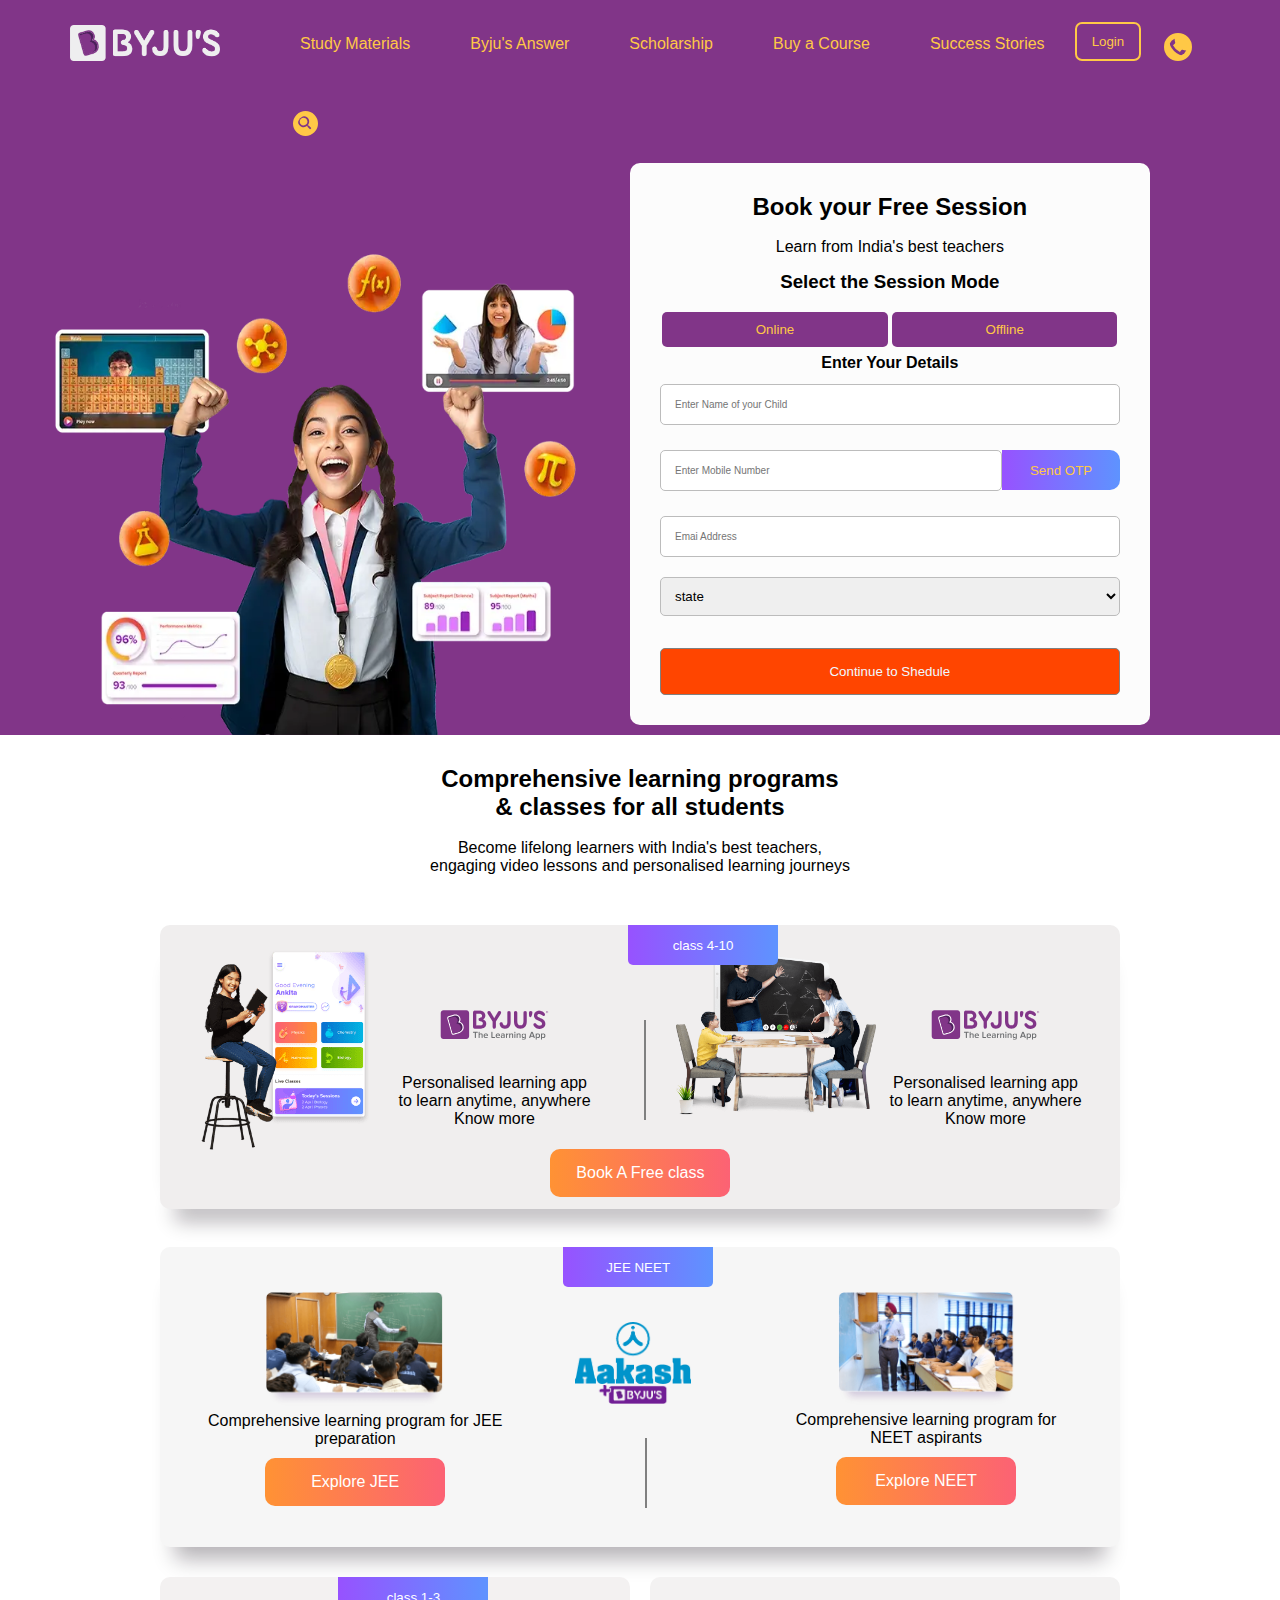
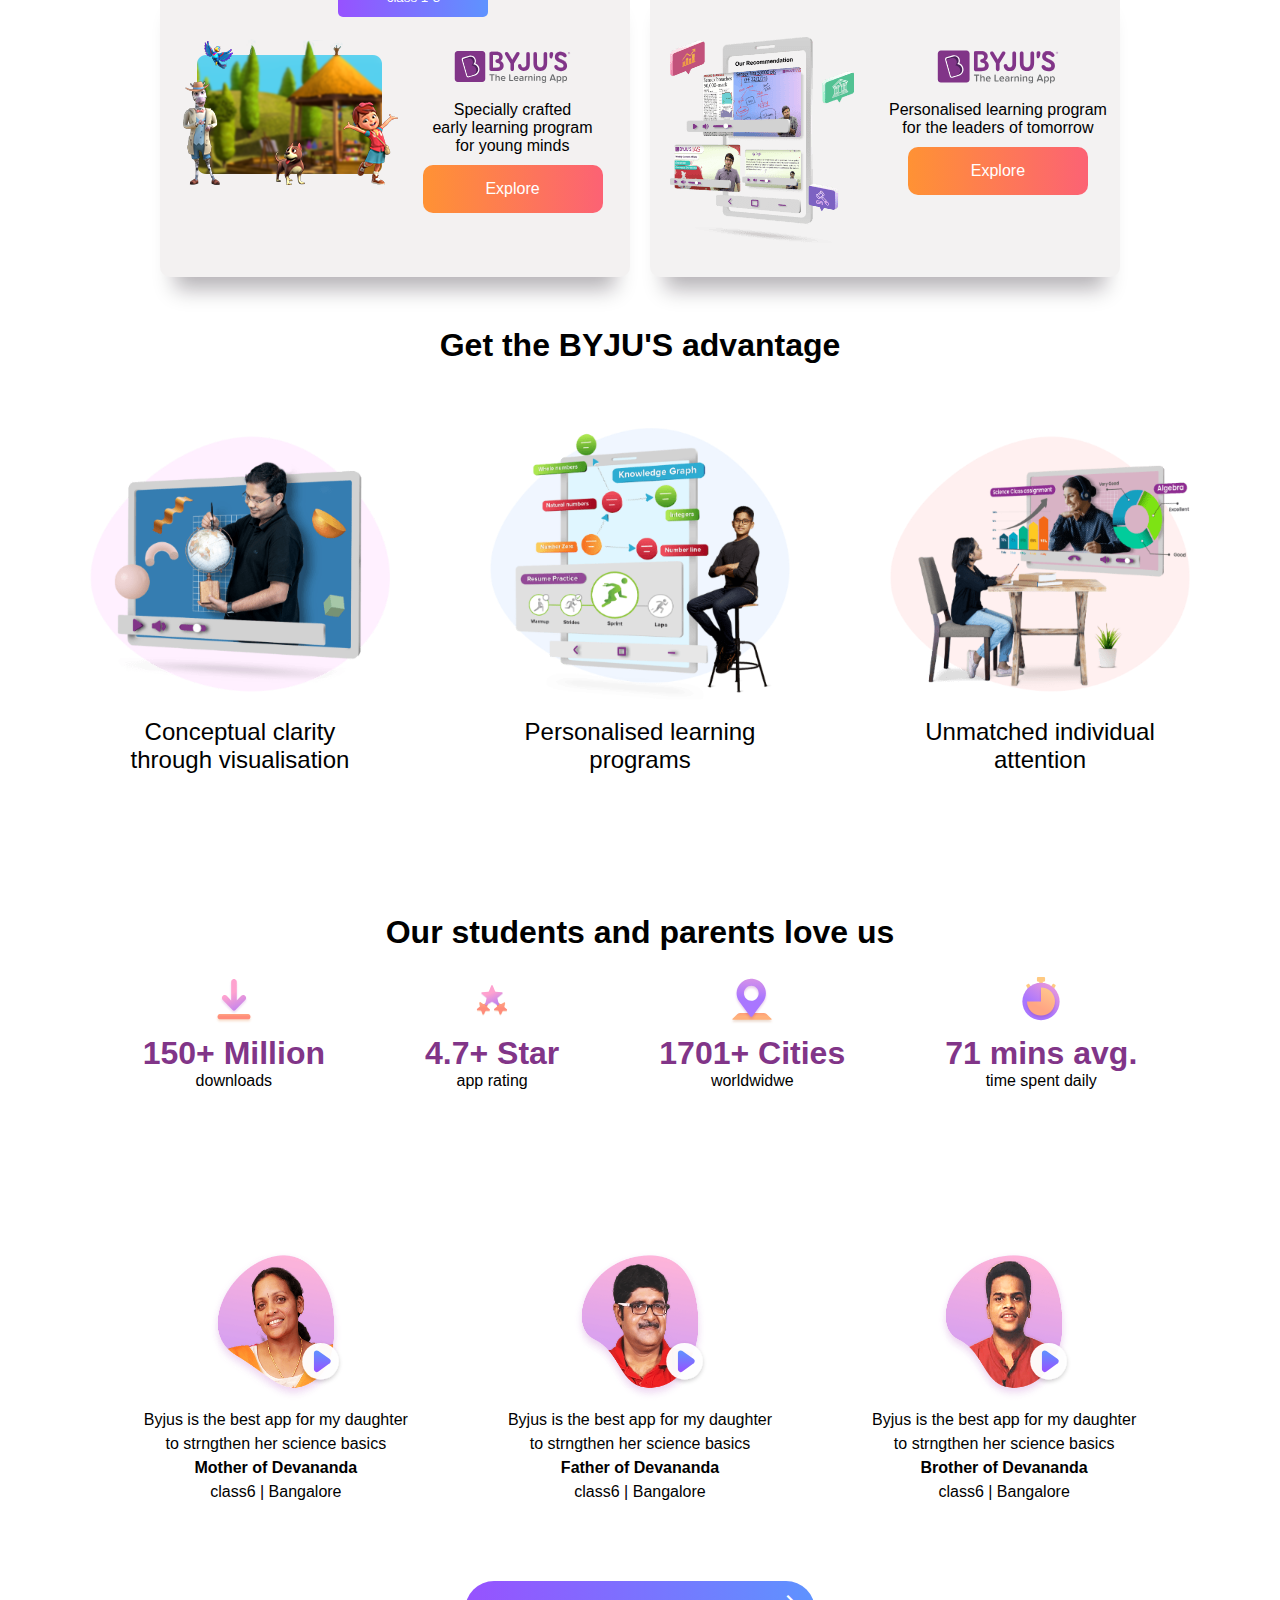
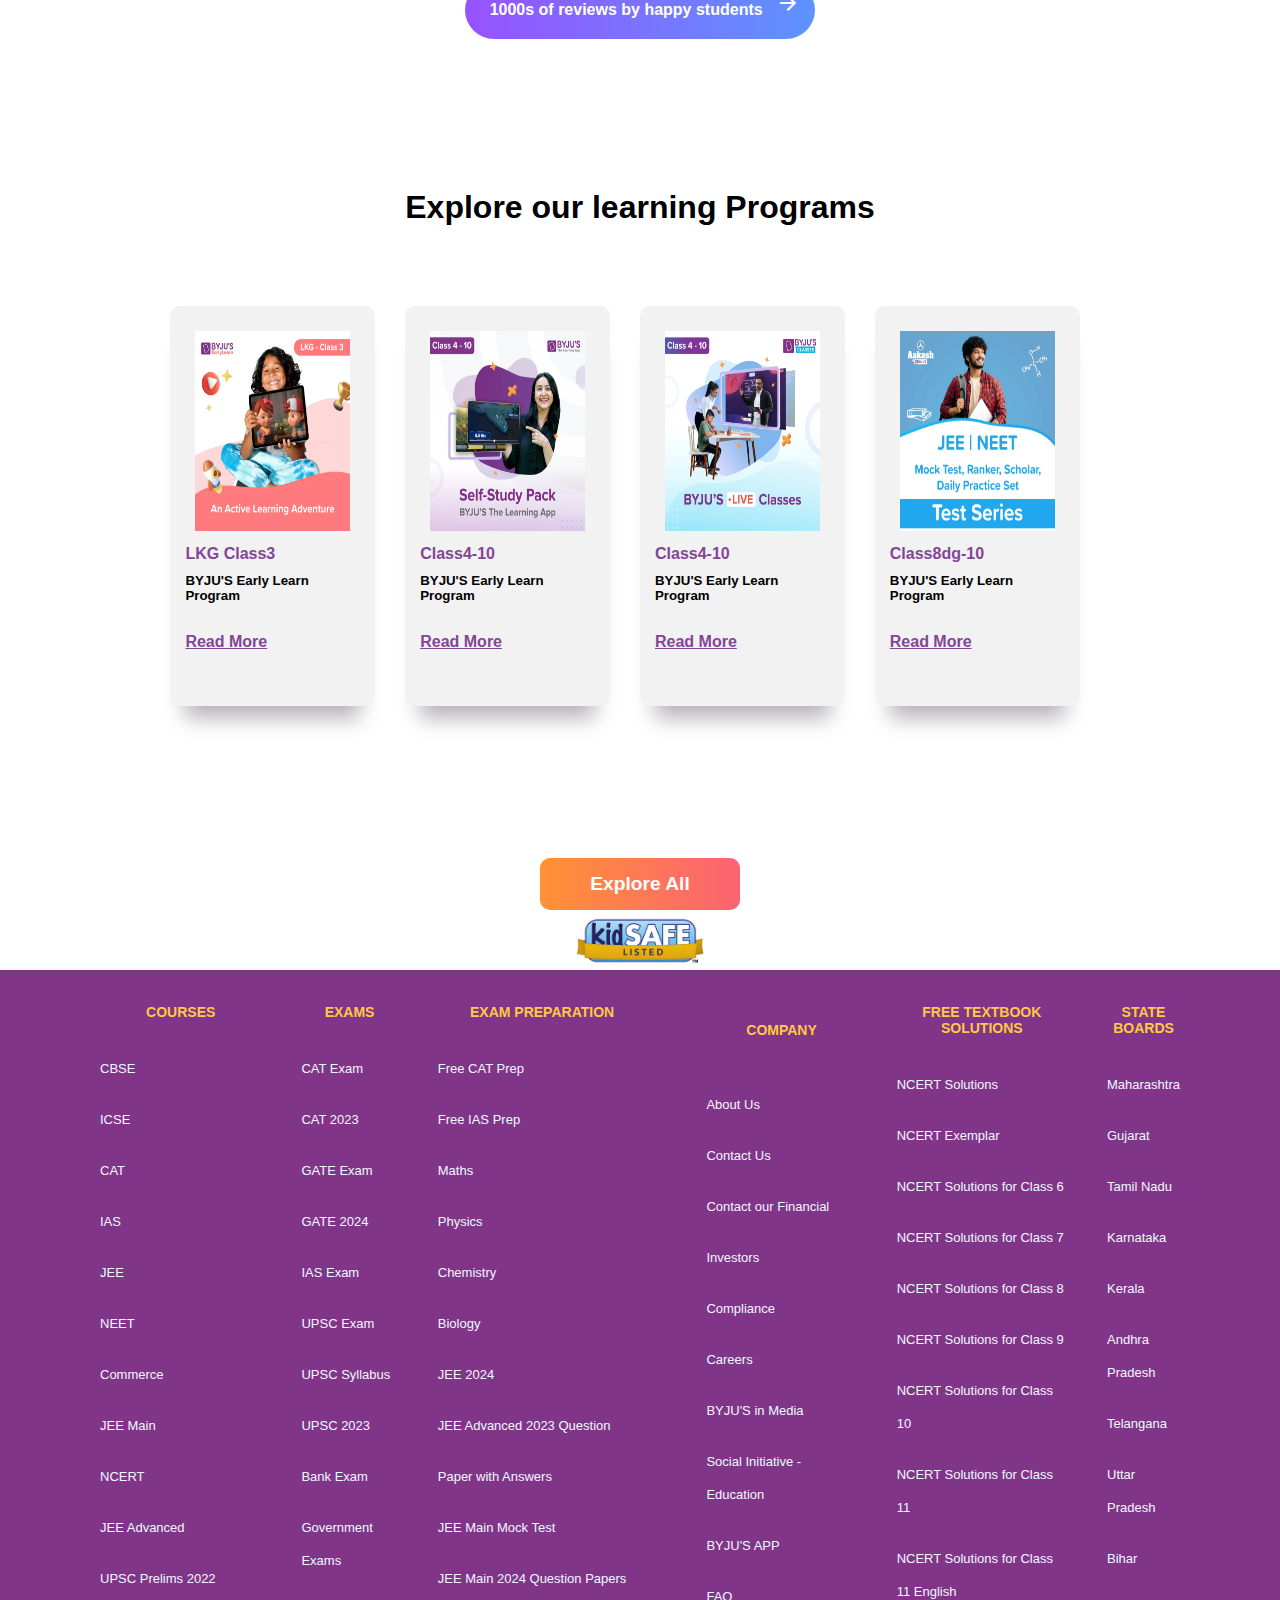
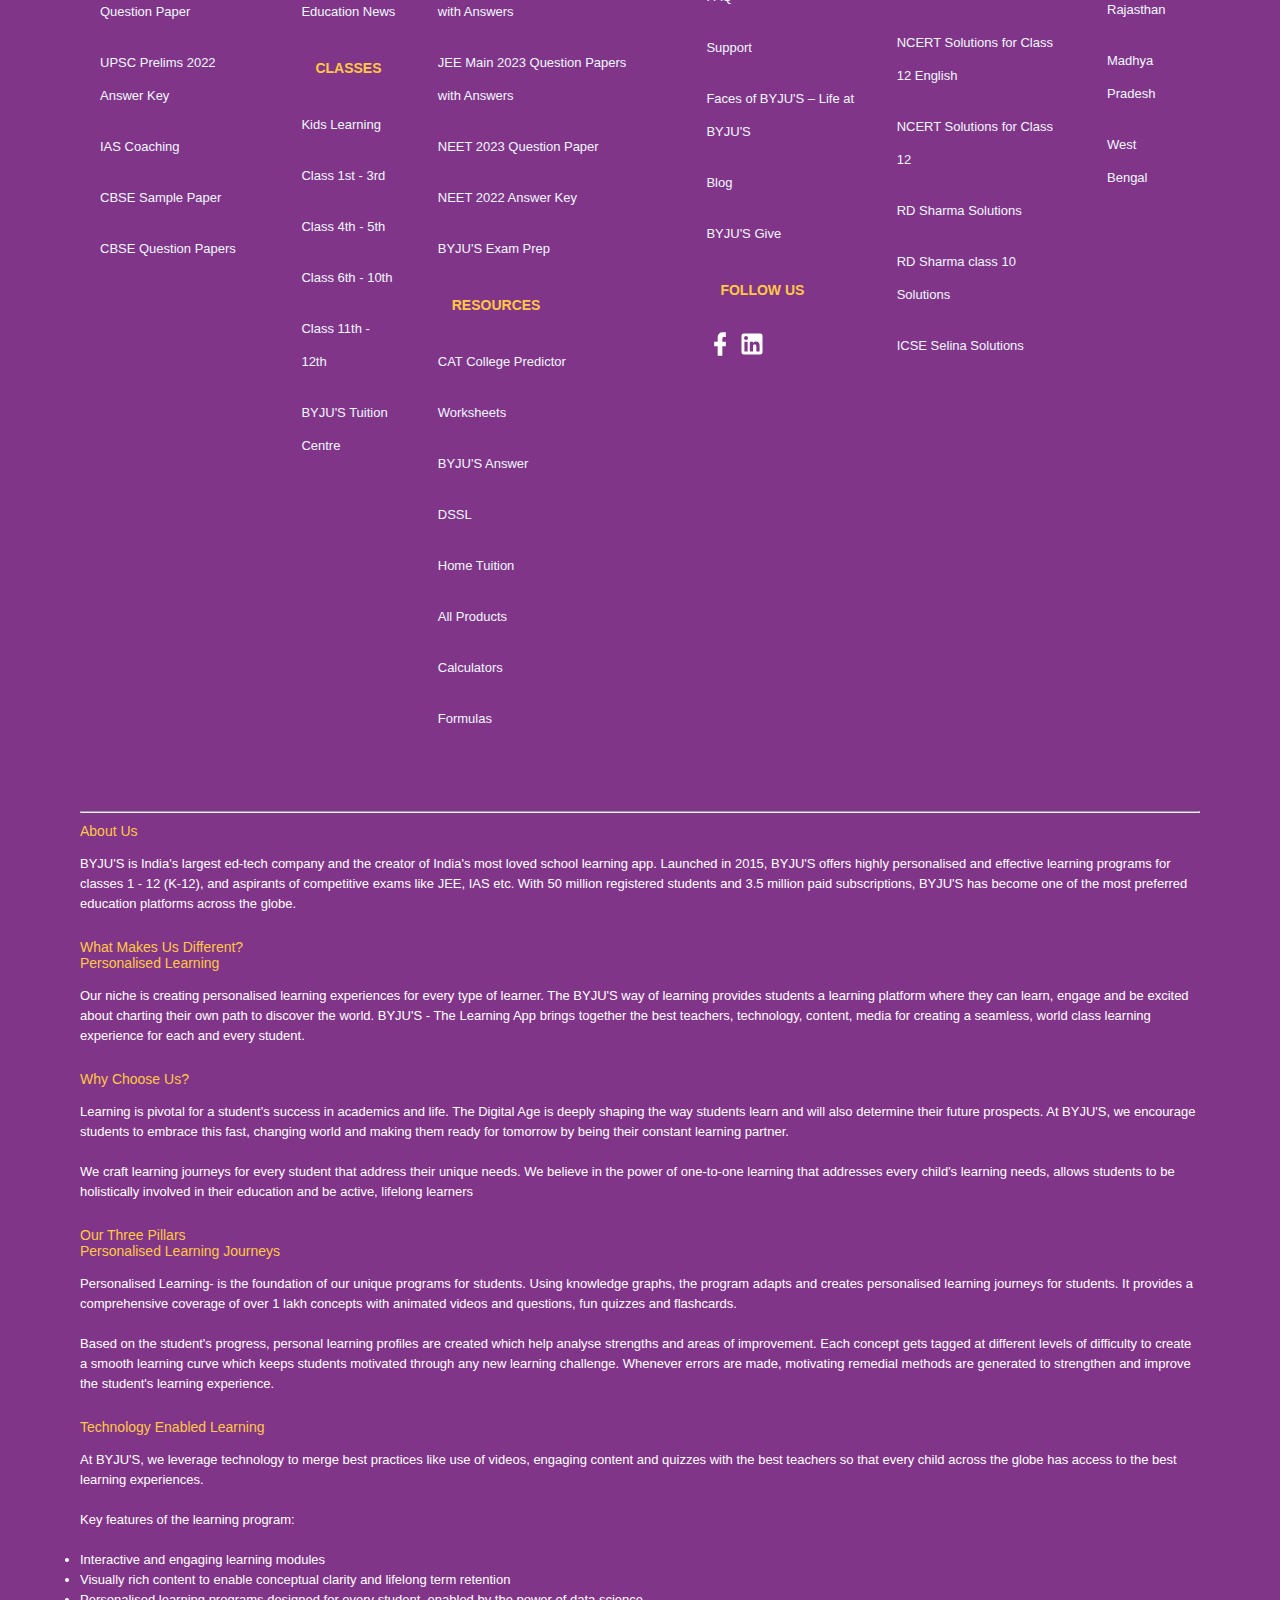
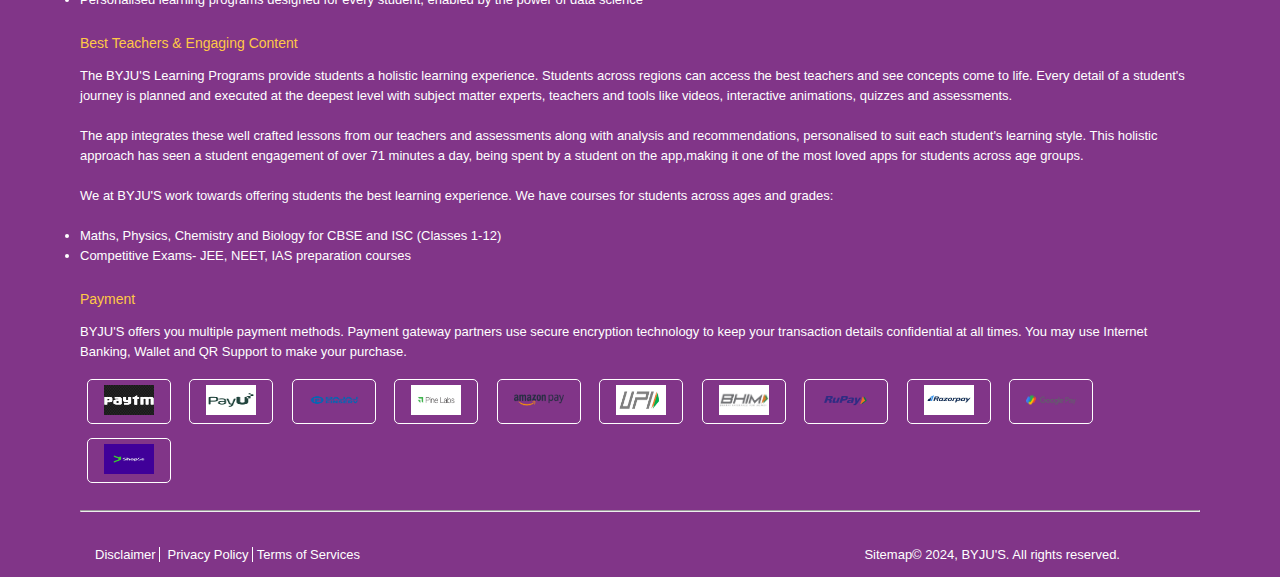
<file: index.html>
<!DOCTYPE html>
<html lang="en">
<head>
    <meta charset="UTF-8">
    <meta name="viewport" content="width=device-width, initial-scale=1.0">
    <title>BYJU'S Online Learning Programme</title>
    <link rel="stylesheet" href="/assets/css/body.css">
    <link rel="stylesheet" href="/assets/css/htmlheader.css">
    <link rel="stylesheet" href="https://fonts.googleapis.com/css2?family=Material+Symbols+Outlined:opsz,wght,FILL,GRAD@24,400,0,0" />
    <link rel="stylesheet" href="/assets/css/footer.css">
    <link rel="icon" type="image/x-icon" href="/assets/uploads/logo/Byjus-icon.svg">
</head>
<body>
      <!-- nav bar start -->

      <nav class="nav-area">
        
        <ul>
            <li><a href="/index.html"><img src="/assets/uploads/images/headerbyjus.png" alt="" class="headerimage"></a></li>

            <li> <a href=" #" class="">Study Materials</a>
                <ul class="asd">
                    <!-- <li> <a href="#">Kids Learning</a>
                        <ul>
                            
                        </ul>

                    </li> -->
                    <li> <a href="#">Classes</a>
                        <ul>
                            <li><a href="/classes.html">Class 1-3</a></li>
                           
                        </ul>

                    </li>
                    
                    <li> <a href="/kidslearning.html">Kids Learning</a>
                        <li> <a href="#">Support</a>
                            <ul>
                                <li> <a href="/Complaint.html">Complaints</a></li>
                                <li> <a href="/support1.html">Customer Care</a></li>
                            </ul>
                        </li>    
                    
    
                </ul>


            </li>
            <li> <a href="/byjusanswer.html">Byju's Answer</a></li>
            <li> <a href=" #">Scholarship</a>
                <ul>
                    <li><a href="/ibast.html">i-BAST</a></li>
                    <li><a href="/ibastclass2.html">BNAT Class 11-12</a></li>
                    
                </ul>
            </li>
            <!-- <li> <a href=" #">BTC</a>
                <ul>
                    <li><a href="">Byju's Tution center</a></li>
                    <li><a href="">Tution in North Zone</a></li>
                    <li><a href="">Tution in West Zone</a></li>
                </ul>

            </li> -->
            <li> <a href="/bycourse.html">Buy a Course</a></li>
            <li> <a href="/successtories.html">Success Stories</a></li>
            </li>
            <li> <button>Login</button></li>
            <li><img src="/assets/uploads/logo/header-phone.svg" alt="" class="header-phone" ></li>
            <li><img src="/assets/uploads/logo/headersearch.png" alt="" class="header-search"></li>
        </ul>
           
        <!-- <img src="/assets/uploads/logo/headerphone.png" alt="" class="header-phone" >
        <img src="/assets/uploads/logo/headersearch.png" alt="" class="header-search"> -->
        
    </nav>


      <!-- nav bar end -->




































    <div class="container">
        <div class="container-in1">
            <img src="/assets/uploads/images/Homepage_1stFold_Banner.webp" width="50%" height="auto" alt="image">
            <form action="">
                <fieldset>
                    <h2>Book your Free Session</h2>
                    <p>Learn from India's best teachers</p>
                    <h3 >Select the Session Mode</h3>
                    <button type="button" class="form-btn1">Online</button>
                    <button type="button" class="form-btn1">Offline</button>
                    
                    <h4>
                        Enter Your Details                              
                    </h4>
                    <input type="text" placeholder="Enter Name of your Child" required>
                    <div class="otp">
                    <input type="tel" placeholder="Enter Mobile Number" required><button class="otp-btn" type="button" >Send OTP</button>
                    </div>
                    <input type="text" placeholder="Emai Address" required>
                    <select name="" id="" style="width: 100%;" class="form-option">
                        <option value="">state</option>
                        <option value=""> Andra Pradesh</option>
                        <option value=""> Telangana</option>
                        <option value="">Karnataka</option>
                        <option value="">Tamilnadu</option>
                        <option value="">Maharastra</option>
                        <option value="">Madya Pradesh</option>
                    </select>
                    <button type="submit" class="form-btn3"> Continue to Shedule</button>

                </fieldset>
            </form>
        </div>
    </div>
    
        <div class="container-in2">
            <h2>Comprehensive learning programs <br> & classes for all students</h2><br>
            <p>Become lifelong learners with India's best teachers, <br>engaging video lessons and personalised learning journeys</p>   
        </div>
    <div class="container2">
        <button class="btn1" id="class4">class 4-10</button>
        <div class="card1">
            
            <div class="card1-sub">
                
                <div class="card1-sub1">
                <img src="/assets/uploads/images/btla.png" alt="image" >
                </div>
                <div class="card1-btn">
                <img src="/assets/uploads/images/byjus_learningapp_logo.svg" alt="" >
                    <p style="margin-top: -30px;">Personalised learning app <br>
                        to learn anytime, anywhere</p>
                    <a href="https://byjus.com/byjus-the-learning-app/" class="font">Know more</a>
                </div>
                <div class="vertical-line">
                    
                </div>
                <div class="card1-sub2 hiding" >
                    <img src="/assets/uploads/images/byjus-classes-tutor-img.png" alt="">
                </div>
                <div class="card1-btn hiding">
                    <img src="/assets/uploads/images/byjus_learningapp_logo.svg" alt="">
                        <p class="font" style="margin-top: -30px;">Personalised learning app <br>
                            to learn anytime, anywhere</p>
                        <a href="https://byjus.com/byjus-the-learning-app/" class="font">Know more</a>
                </div>


            </div>
            
            
    </div>
    <div class="card1">
    <div class="hide">
    <div class="card1-sub2">
        <img src="/assets/uploads/images/byjus-classes-tutor-img.png" alt="">
    </div>
    <div class="card1-btn">
        <img src="/assets/uploads/images/byjus_learningapp_logo.svg" alt="">
            <p class="font" style="margin-top: -30px;">Personalised learning app <br>
                to learn anytime, anywhere</p>
            <a href="https://byjus.com/byjus-the-learning-app/" class="font">Know more</a>
    </div>
    </div>
    </div>


        <button class="btn2"> <a href="https://byjus.com/byjus-classes-book-a-free-60-minutes-class/registration/?utm_source=website&utm_medium=homepage&utm_campaign=byjusclasseshcard">Book A Free class</a></button>
    <div>
        <button class="btn3">JEE NEET</button>
        
    </div>
    
        <div class="card2" >
            <div class="card2-sub1 tab">
                <img src="/assets/uploads/images/jeeTeaching.png" alt="" >
                <span class="tab1">
               
                    <p>Comprehensive learning program for JEE preparation</p>
                    
                    <button class="card2-btn1"> <a href="https://byjus.com/jee/">Explore JEE</a></button></span>
            </div>
            <div class="akash">
                <img src="/assets/uploads/images/Akash.png" alt="">
                
                <div class="vertical-line2">
                    
                </div>

            </div>
            <div class="card2-sub1 tab">
                <img src="/assets/uploads/images/neet_teaching_web.png" alt="">
                <span class="tab1">
                    <p>Comprehensive learning program for NEET aspirants</p>
                    
                    <button class="card2-btn1"> <a href="https://byjus.com/neet/">Explore NEET</a></button></span>
            </div>

        </div>
    </div>
    <div>
    <div class="container-in3-btn1">
        <button class="btn1">class 1-3</button>
        <div class="container-in3-btn2">
        <!-- <button class="btn1" id="class8">class 8-10</button> -->
        </div> 

    </div> 
    </div>
    
    <div class="container-in3"> 
        
        <div class="card3">
            <div class="card3-sub">
                
                <img src="/assets/uploads/images/byjus_early_learn_characters_2024 (1).webp" alt="image">
                </div>
                <div class="card3-btn">
                <img src="/assets/uploads/images/byjus_learningapp_logo.svg" alt="">
                    <p style="margin-top: -30px;">Specially crafted <br>
                        early learning program <br>
                        for young minds</p>
                    <button class="card2-btn1"> <a href="https://byjus.com/jee/">Explore</a></button>
                </div>

        </div>
        
        <div class="card4">
            <div class="card3-sub">
                <img src="/assets/uploads/images/IAS (1).png" alt="image">
                </div>
                <div class="card3-btn">
                <img src="/assets/uploads/images/byjus_learningapp_logo.svg" alt="" >
                    <p style="margin-top: -30px;">Personalised learning program <br>
                        for the leaders of tomorrow</p>
                    <button class="card2-btn1"> <a href="https://byjus.com/jee/">Explore</a></button>
                </div>

        </div>
        
    </div>
    <div>
    <h1 class="get-the">Get the BYJU'S advantage</h1></div>
    <div class="container-in4">
        <div class="card5">
            <img src="/assets/uploads/images/concept-clarity.png" alt="image" width="100%" height="300px">
            <p class="container-in4-para">Conceptual clarity <br>
                through visualisation</p>

        </div>
        <div class="card6 conceptual">
            <img src="/assets/uploads/images/personalised-learning.png" alt="image" width="100%" height="300px">
            <p class="container-in4-para">Personalised learning <br>
                programs</p>

        </div>
        <div class="card7">
            <img src="/assets/uploads/images/unmatched-attention.png" width="100%" height="300px" alt=" image">
            <p class="container-in4-para">Unmatched individual <br>
                attention</p>

        </div>
        
    </div>
    <div class="container-in5">

        <h1>Our students and parents love us</h1>
    </div>
    <div class="container-in6">
    <div id="flex">
        <div class="card8">
            <img src="/assets/uploads/images/ic_downloads.svg" alt="image" width="25%" height="100px">
            <h1>150+ Million</h1>
            <p>downloads</p>

        </div>
        <div class="card9">
            <img src="/assets/uploads/images/ic-app rating.svg" alt="image" width="25%" height="100px">
            <h1>4.7+ Star</h1>
            <p>app rating</p>

        </div>
    </div>
    <div id="flex1">
        <div class="card10">
            <img src="/assets/uploads/images/ic-cities.svg" alt="image" width="25%" height="100px">
            <h1>1701+ Cities</h1>
            <p>worldwidwe</p>

        </div>
        <div class="card11">
            <img src="/assets/uploads/images/ic-time.svg" alt="image" width="25%" height="100px">
            <h1>71 mins avg.</h1>
            <p>time spent daily</p>

        </div>
    </div>
    </div>
    <div class="container-in7">
        <div class="card12">
            <div class="merge">
            <a href="https://youtu.be/EWpHl2iP5Ps?si=Bl9Cd1u5aY4d_edB" target="_blank">
            <img src="/assets/uploads/images/Devananda.png" alt="image" width="50%" height="150px" >
            <img src="/assets/uploads/images/ic-play.svg" alt="image" class="merge-in" width="20%" height="50px"></a>
            </div>
            <p class="font">Byjus is the best app for my daughter <br>to strngthen  her science basics</p>
            <h4>Mother of Devananda</h4>
            <p>class6 | Bangalore</p>


        </div>
        <div class="card13">
            <div class="merge">
            <a href="https://youtu.be/hmg5zaEgems?si=ObClwhCEVGUQZhAS" target="_blank">
            <img src="/assets/uploads/images/Souradip.png" alt="image" width="50%" height="150px" >
            <img src="/assets/uploads/images/ic-play.svg" alt="image" class="merge-in" width="20%" height="50px"></a>
            </div>
            <p>Byjus is the best app for my daughter<br> to strngthen her science basics</p>
            <h4>Father of Devananda</h4>
            <p>class6 | Bangalore</p>
            
        </div>
        <div class="card14">
            <div class="merge">
                <a href="https://youtu.be/bMTe3PO5FZ8?si=x33OWG85SiYy2mgn" target="_blank">
            <img src="/assets/uploads/images/suraj-peela.png" alt="image" width="50%" height="150px" >
            <img src="/assets/uploads/images/ic-play.svg" alt="image" class="merge-in" width="20%" height="50px"></a>
            </div>
            <p>Byjus is the best app for my daughter<br> to strngthen her science basics</p>
            <h4>Brother of Devananda</h4>
            <p>class6 | Bangalore</p>            
        </div>
    </div>
    
       
    <button class="btn-reviews"> <a href="https://byjus.com/reviews/" target="_blank">1000s of reviews by happy students</a>&nbsp; <span class="material-symbols-outlined">
        arrow_forward
        </span> </button>
    
    

    <h1 class="explore">Explore our learning Programs</h1>
    </div>
    <div class="explore-card">
    
        <div class="card15"><a href="https://shop.byjus.com/collections/byjus-classes-comprehensive-online-tutoring?utm_source=byjus.com&utm_medium=homepage-listing&utm_campaign=byjus-live-class">
            <img src="/assets/uploads/images/BEL_Hero_50k-scaled.webp" alt="image" width="100%" height="200px">
            <h4>LKG Class3</h4>
            <h5>BYJU'S Early Learn Program</h5>
            <p>Read More</p></a>

        </div>
        <div class="card15 card15-2"><a href="https://shop.byjus.com/collections/byjus-classes-comprehensive-online-tutoring?utm_source=byjus.com&utm_medium=homepage-listing&utm_campaign=byjus-live-class">
            <img src="/assets/uploads/images/BTLA_Hero_50kb.webp" alt="image" width="100%" height="200px">
            <h4>Class4-10</h4>
            <h5>BYJU'S Early Learn Program</h5>
            <p>Read More</p></a>

        </div>
    
        <div class="card15"  id="flex2"><a href="https://shop.byjus.com/collections/byjus-classes-comprehensive-online-tutoring?utm_source=byjus.com&utm_medium=homepage-listing&utm_campaign=byjus-live-class">
            <img src="/assets/uploads/images/LiveClasses_Hero_50kb.webp" width="100%" height="200px" alt=" image">
            <h4>Class4-10</h4>
            <h5>BYJU'S Early Learn Program</h5>
            <p>Read More</p></a>

        </div>
        <div class="card15" id="flex3"><a href="https://shop.byjus.com/collections/byjus-classes-comprehensive-online-tutoring?utm_source=byjus.com&utm_medium=homepage-listing&utm_campaign=byjus-live-class">
            <img src="/assets/uploads/images/Aakash_TestSeries.webp" width="100%" height="200px" alt=" image">
            <h4>Class8dg-10</h4>
            <h5>BYJU'S Early Learn Program</h5>
            <p>Read More</p></a>

        </div>
    
        
    </div>
    <div class="explore-btn">
        <a href="https://shop.byjus.com/collections/byjus-classes-comprehensive-online-tutoring?utm_source=byjus.com&utm_medium=marketing-pages&utm_campaign=byjus-live-class" target="_blank">
    <button class="explore-btn-btn">Explore All  </button></a>
    </div>
    <div class="kid-logo">
        <img src="/assets/uploads/images/byjus_india_svg_darktm.svg" alt="image">
    </div>





    <!-- footer section -->
    <div class="footer">
        <div class="footer-col-all">
          <div class="footer-list">
            <h3>COURSES</h3>
            <ul> 
              <a href=""><li>CBSE</li></a>
              <a href=""><li>ICSE</li></a>
              <a href=""><li>CAT</li></a>
              <a href=""><li>IAS</li></a>
              <a href=""><li>JEE</li></a>
              <a href=""><li>NEET</li></a>
              <a href=""><li>Commerce</li></a>
              <a href=""><li>JEE Main</li></a>
              <a href=""><li>NCERT</li></a>
              <a href=""><li>JEE Advanced</li></a>
              <a href=""><li>UPSC Prelims 2022 Question Paper</li></a>
              <a href=""><li>UPSC Prelims 2022 Answer Key</li></a>
              <a href=""><li>IAS Coaching</li></a>
              <a href=""><li>CBSE Sample Paper</li></a>
              <a href=""><li>CBSE Question Papers</li></a>
            </ul>
          </div>
          <div class="footer-list">
            <h3>EXAMS</h3>
            <ul> 
              <a href=""><li>CAT Exam</li></a>
              <a href=""><li>CAT 2023</li></a>
              <a href=""><li>GATE Exam</li></a>
              <a href=""><li>GATE 2024</li></a>
              <a href=""><li>IAS Exam</li></a>
              <a href=""><li>UPSC Exam</li></a>
              <a href=""><li>UPSC Syllabus</li></a>
              <a href=""><li>UPSC 2023</li></a>
              <a href=""><li>Bank Exam</li></a>
              <a href=""><li>Government Exams</li></a>
              <a href=""><li>Education News</li></a>
              <h3 class="follow">CLASSES</h3>
              <a href=""><li>Kids Learning</li></a>
              <a href=""><li>Class 1st - 3rd</li></a>
              <a href=""><li>Class 4th - 5th</li></a>
              <a href=""><li>Class 6th - 10th</li></a>
              <a href=""><li>Class 11th - 12th</li></a>
              <a href=""><li>BYJU'S Tuition Centre</li></a>
            </ul>
          </div>
          <div class="footer-list">
            <h3>EXAM PREPARATION</h3>
              <ul>
               <a href=""> <li>Free CAT Prep</li></a>
               <a href=""> <li>Free IAS Prep</li></a>
               <a href=""> <li>Maths</li></a>
               <a href=""> <li>Physics</li></a>
               <a href=""> <li>Chemistry</li></a>
               <a href=""> <li>Biology</li></a>
               <a href=""> <li>JEE 2024</li></a>
               <a href=""> <li id="jee">JEE Advanced 2023 Question</li></a>
               <a href=""> <li>Paper with Answers</li></a>
               <a href=""> <li>JEE Main Mock Test</li></a>
               <a href=""> <li>JEE Main 2024 Question Papers with Answers</li></a>
               <a href=""> <li>JEE Main 2023 Question Papers with Answers</li></a>
               <a href=""> <li>NEET 2023 Question Paper</li></a>
               <a href=""> <li>NEET 2022 Answer Key</li></a>
               <a href=""> <li>BYJU'S Exam Prep</li></a>
                <h3 class="follow">RESOURCES</h3>
               <a href=""> <li>CAT College Predictor</li></a>
               <a href=""> <li>Worksheets</li></a>
               <a href=""> <li>BYJU'S Answer</li></a>
               <a href=""> <li>DSSL</li></a>
               <a href=""> <li>Home Tuition</li>
               <a href=""> <li>All Products</li>
               <a href=""> <li>Calculators</li>
               <a href=""> <li>Formulas</li>
              </ul>
            </div>
            <div class="footer-list">
              <h3><center>COMPANY</center> </h3>
              <ul>
                <a href=""> <li>About Us</li></a>
               <a href=""> <li>Contact Us</li></a>
               <a href=""><li>Contact our Financial</li></a>
               <a href=""> <li>Investors</li></a>
               <a href=""> <li>Compliance</li></a>
               <a href=""> <li>Careers</li></a>
               <a href=""> <li>BYJU'S in Media</li></a>
               <a href=""> <li>Social Initiative - Education</li></a>
               <a href=""> <li>BYJU'S APP</li></a>
               <a href=""> <li>FAQ</li></a>
               <a href=""> <li>Support</li></a>
               <a href=""> <li>Faces of BYJU'S – Life at BYJU'S</li></a>
               <a href=""> <li>Blog</li></a>
               <a href=""> <li>BYJU'S Give</li></a>
                <h3 class="follow">FOLLOW US</h3>
                <a href=""> <li><img src="/assets/uploads/logo/footerfacebook.png" alt="">
                <img src="/assets/uploads/logo/footerlindln.png" alt=""></li></a>
              </ul>
            </div>
            <div class="footer-list free">
              <h3>FREE TEXTBOOK SOLUTIONS</h3>
              <ul>
                
              <a href=""><li>NCERT Solutions</li></a>
              <a href=""><li>NCERT Exemplar</li></a>
              <a href=""><li>NCERT Solutions for Class 6</li></a>
              <a href=""><li>NCERT Solutions for Class 7</li></a>
              <a href=""><li>NCERT Solutions for Class 8</li></a>
              <a href=""><li>NCERT Solutions for Class 9</li></a>
              <a href=""><li>NCERT Solutions for Class 10</li></a>
              <a href=""><li>NCERT Solutions for Class 11</li></a>
              <a href=""><li>NCERT Solutions for Class 11 English</li></a>
              <a href=""><li>NCERT Solutions for Class 12 English</li></a>
              <a href=""><li>NCERT Solutions for Class 12</li></a>
              <a href=""><li>RD Sharma Solutions</li></a>
              <a href=""><li>RD Sharma class 10 Solutions </li></a>
              <a href=""><li>ICSE Selina Solutions</li></a>
              </ul>
            </div>
            <div class="footer-list state">
              <h3>STATE BOARDS</h3>
              <ul>
               
              <a href=""><li>Maharashtra</li></a>
              <a href=""><li>Gujarat</li></a>
              <a href=""><li>Tamil Nadu</li></a>
              <a href=""><li>Karnataka</li></a>
              <a href=""><li>Kerala</li></a>
              <a href=""><li>Andhra Pradesh</li></a>
              <a href=""><li>Telangana</li></a>
              <a href=""><li>Uttar Pradesh</li></a>
              <a href=""><li>Bihar</li></a>
              <a href=""><li>Rajasthan</li></a>
              <a href=""><li>Madhya Pradesh</li></a>
              <a href=""><li>West Bengal</li></a>
              </ul>
            </div>
        </div>
          <div class="footer-content">
              <hr>
              <div class="footer-content-head1">
                  About Us
              </div>
              <div class="footer-content-para1">
                  BYJU'S is India's largest ed-tech company and the creator of India's most loved school learning app. Launched in 2015, BYJU'S offers highly personalised and effective learning programs for classes 1 - 12 (K-12), and aspirants of competitive exams like JEE, IAS etc. With 50 million registered students and 3.5 million paid subscriptions, BYJU'S has become one of the most preferred education platforms across the globe.
              </div>
  
              <div class="footer-content-head-2">
                  What Makes Us Different? <br>
                  Personalised Learning
              </div>
              <div class="footer-content-para-2">
                Our niche is creating personalised learning experiences for every type of learner. The BYJU'S way of learning provides students a learning platform where they can learn, engage and be excited about charting their own path to discover the world. BYJU'S - The Learning App brings together the best teachers, technology, content, media for creating a seamless, world class learning experience for each and every student.
              </div>
  
              <div class="footer-content-head-2">
                  Why Choose Us?
              </div>
              <div class="footer-content-para-2">
                  Learning is pivotal for a student's success in academics and life. The Digital Age is deeply shaping the way students learn and will also determine their future prospects. At BYJU'S, we encourage students to embrace this fast, changing world and making them ready for tomorrow by being their constant learning partner. <br> <br>
  
  
                  We craft learning journeys for every student that address their unique needs. We believe in the power of one-to-one learning that addresses every child's learning needs, allows students to be holistically involved in their education and be active, lifelong learners
              </div>
                
              <div class="footer-content-head-2">
                
                  Our Three Pillars <br> 
                  Personalised Learning Journeys
            </div>
            <div class="footer-content-para-2">
              Personalised Learning- is the foundation of our unique programs for students. Using knowledge graphs, the program adapts and creates personalised learning journeys for students. It provides a comprehensive coverage of over 1 lakh concepts with animated videos and questions, fun quizzes and flashcards. <br> <br>
              Based on the student's progress, personal learning profiles are created which help analyse strengths and areas of improvement. Each concept gets tagged at different levels of difficulty to create a smooth learning curve which keeps students motivated through any new learning challenge. Whenever errors are made, motivating remedial methods are generated to strengthen and improve the student's learning experience.
            </div>
  
  
              <div class="footer-content-head-2">
                  Technology Enabled Learning
              </div>
              <div class="footer-content-para-2">
                  At BYJU'S, we leverage technology to merge best practices like use of videos, engaging content and quizzes with the best teachers so that every child across the globe has access to the best learning experiences. <br> <br>
                  Key features of the learning program: <br> <br>
                  <ul>
                      <li>Interactive and engaging learning modules</li>
                      <li>Visually rich content to enable conceptual clarity and lifelong term retention</li>
                      <li>Personalised learning programs designed for every student, enabled by the power of data science</li>
                  </ul>
              </div>
  
              <div class="footer-content-head-2">
                  Best Teachers & Engaging Content
              </div>
              <div class="footer-content-para-2">
                  The BYJU'S Learning Programs provide students a holistic learning experience. Students across regions can access the best teachers and see concepts come to life. Every detail of a student's journey is planned and executed at the deepest level with subject matter experts, teachers and tools like videos, interactive animations, quizzes and assessments. <br><br>
                  The app integrates these well crafted lessons from our teachers and assessments along with analysis and recommendations, personalised to suit each student's learning style. This holistic approach has seen a student engagement of over 71 minutes a day, being spent by a student on the app,making it one of the most loved apps for students across age groups.<br><br>
                  We at BYJU'S work towards offering students the best learning experience. We have courses for students across ages and grades:<br><br>
                  <ul>
                      <li>Maths, Physics, Chemistry and Biology for CBSE and ISC (Classes 1-12)</li>
                      <li>Competitive Exams- JEE, NEET, IAS preparation courses</li>
                  </ul>
  
                 </div>
                 <div class="footer-content-head-2">
                  Payment
              </div>
              <div class="footer-content-para-2">
                  BYJU'S offers you multiple payment methods. Payment gateway partners use secure encryption technology to keep your transaction details confidential at all times. You may use Internet Banking, Wallet and QR Support to make your purchase.
              </div>
             
              <div class="buttons">
                  <button  class="btn bts"><img src="/assets/uploads/logo/footerpaytm.png" alt=""></button>
                  <button  class="btn bts"><img src="/assets/uploads/logo/footerpayu.png" alt=""></button>
                  <button  class="btn bts"><img src="/assets/uploads/logo/footerbajajfinserv.png" alt=""></button>
                  <button  class="btn bts"><img src="/assets/uploads/logo/footerpinelabs.png" alt=""></button>
                  <button  class="btn bts"><img src="/assets/uploads/logo/footeramazonpay.png" alt=""></button>
                  <button  class="btn bts"><img src="/assets/uploads/logo/footerupi.png" alt=""></button>
                  <button  class="btn bts"><img src="/assets/uploads/logo/footerbhim.png" alt=""></button>
                  <button  class="btn bts"><img src="/assets/uploads/logo/footerrupay.png" alt=""></button>
                  <button  class="btn bts"><img src="/assets/uploads/logo/footerrazorpay.png" alt=""></button>
                  <button  class="btn bts"><img src="/assets/uploads/logo/footergooglepay.png" alt=""></button>
                  <button  class="btn bts"><img src="/assets/uploads/logo/footershopse.png" alt=""></button>
              </div>
              <hr />
             </div>
         
          <div class="footer-last">
              <div class="footer-last-par par1">
               <p >   Disclaimer <span class="vl"></span> &nbsp; Privacy Policy <span class="vl"></span>&nbsp;Terms of Services</p></div>
               <div class="footer-last-par">
                 <p class="footer-last-par1 rights">Sitemap© 2024, BYJU'S. All rights reserved.</p> </div>
              
              
          </div>
      </div>










    <!-- footer section -->

</body>
</html>
</file>
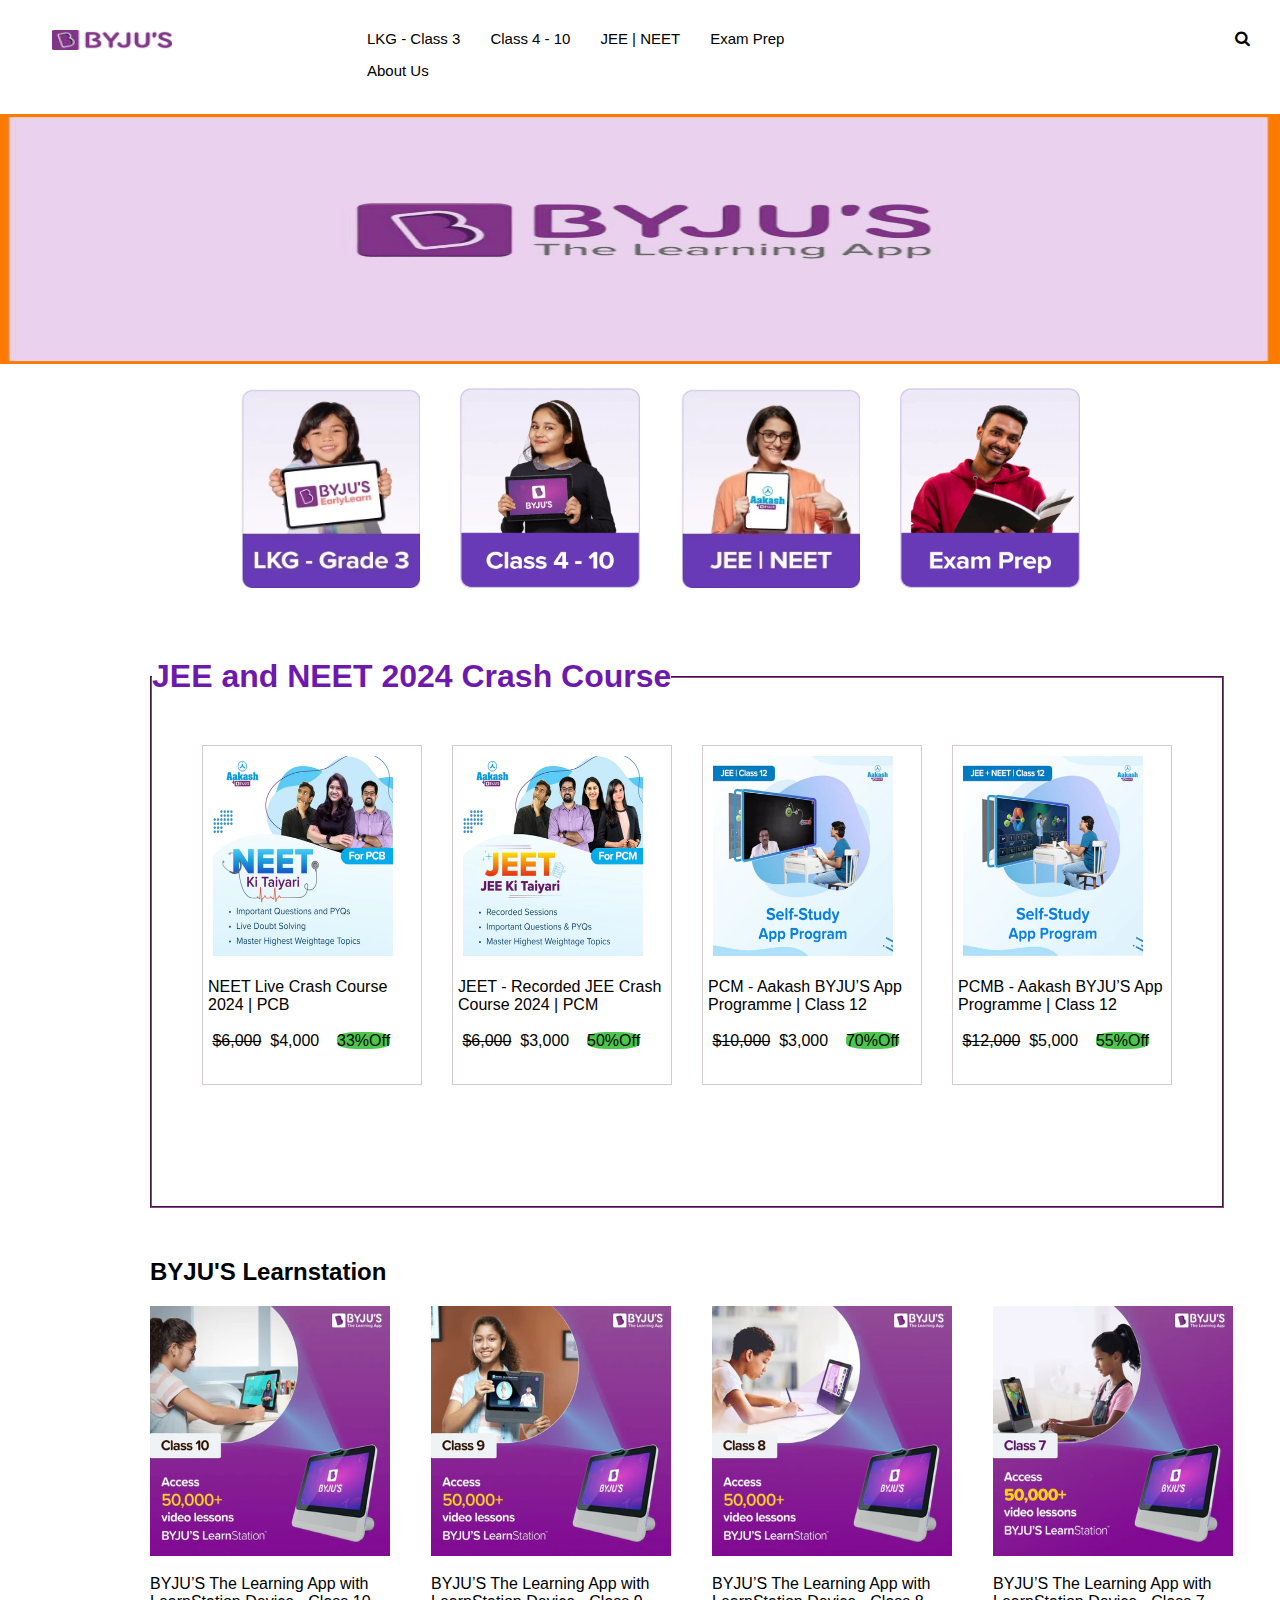
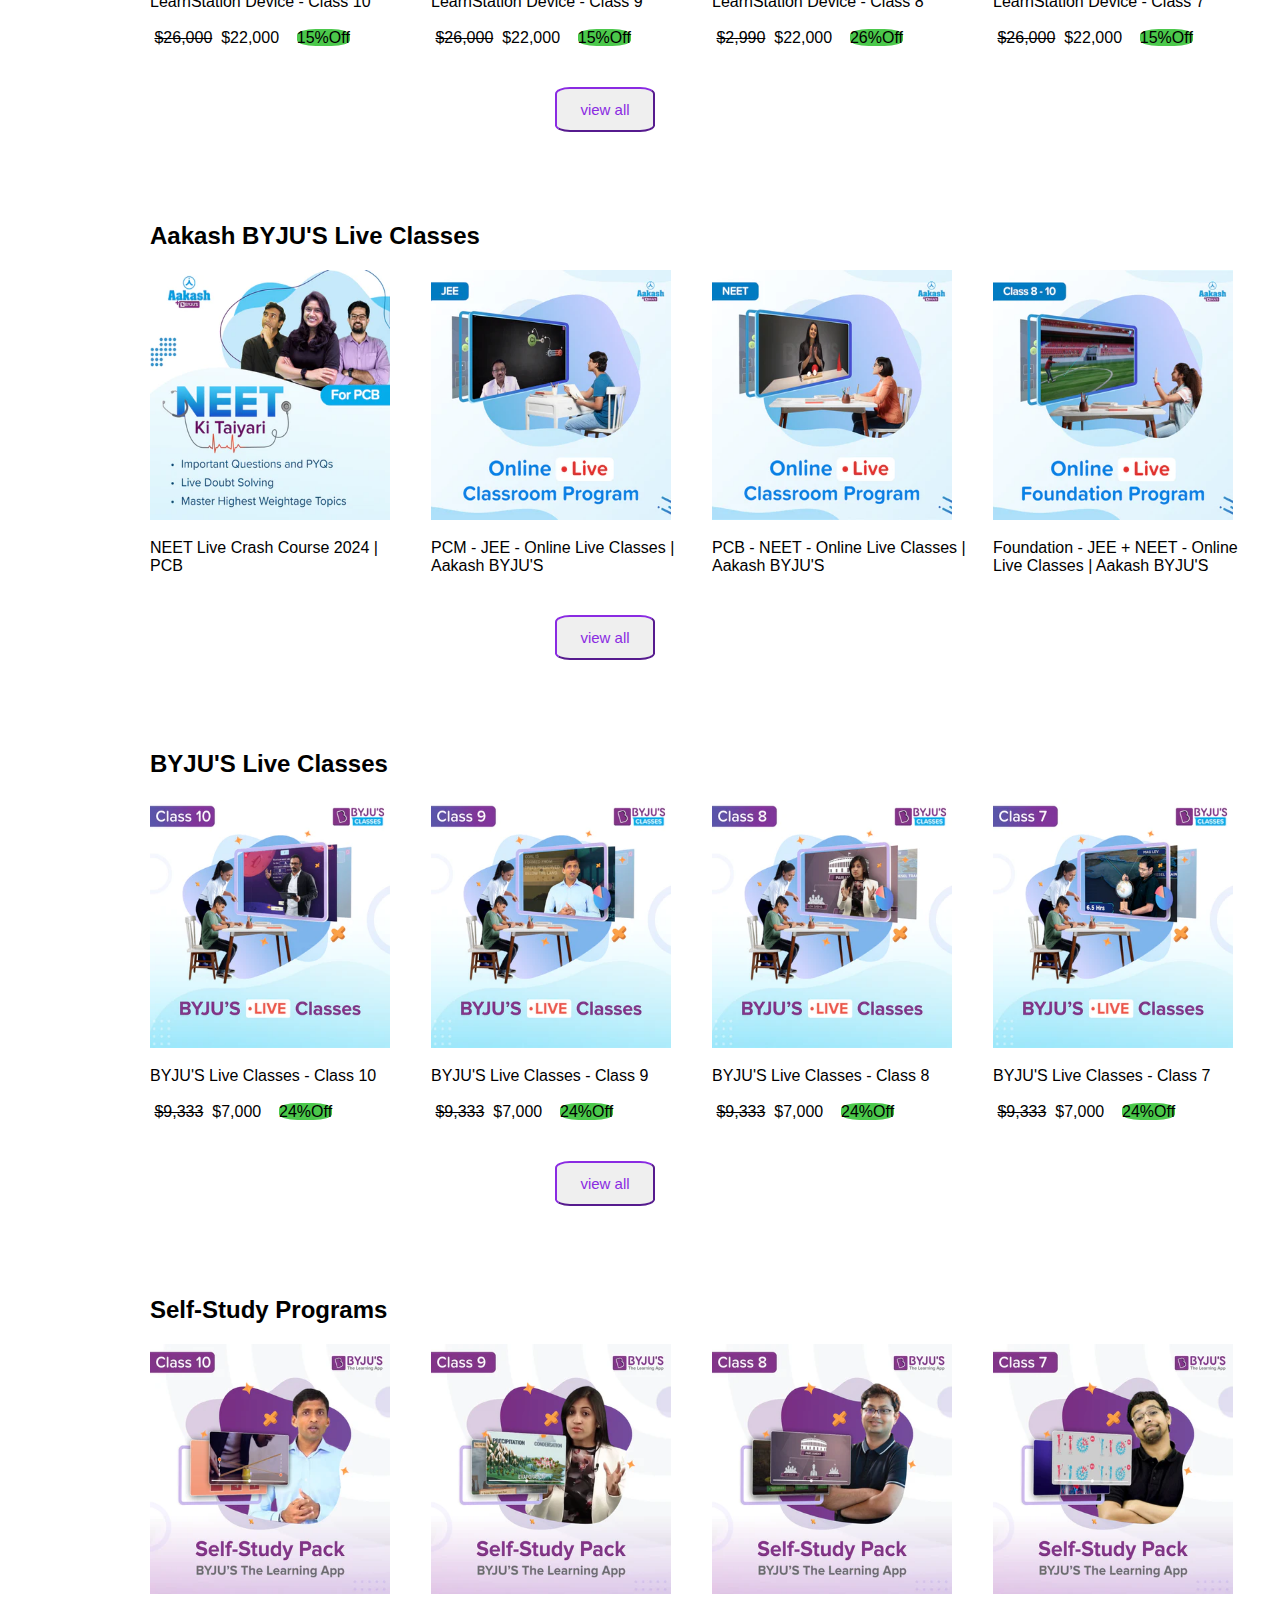
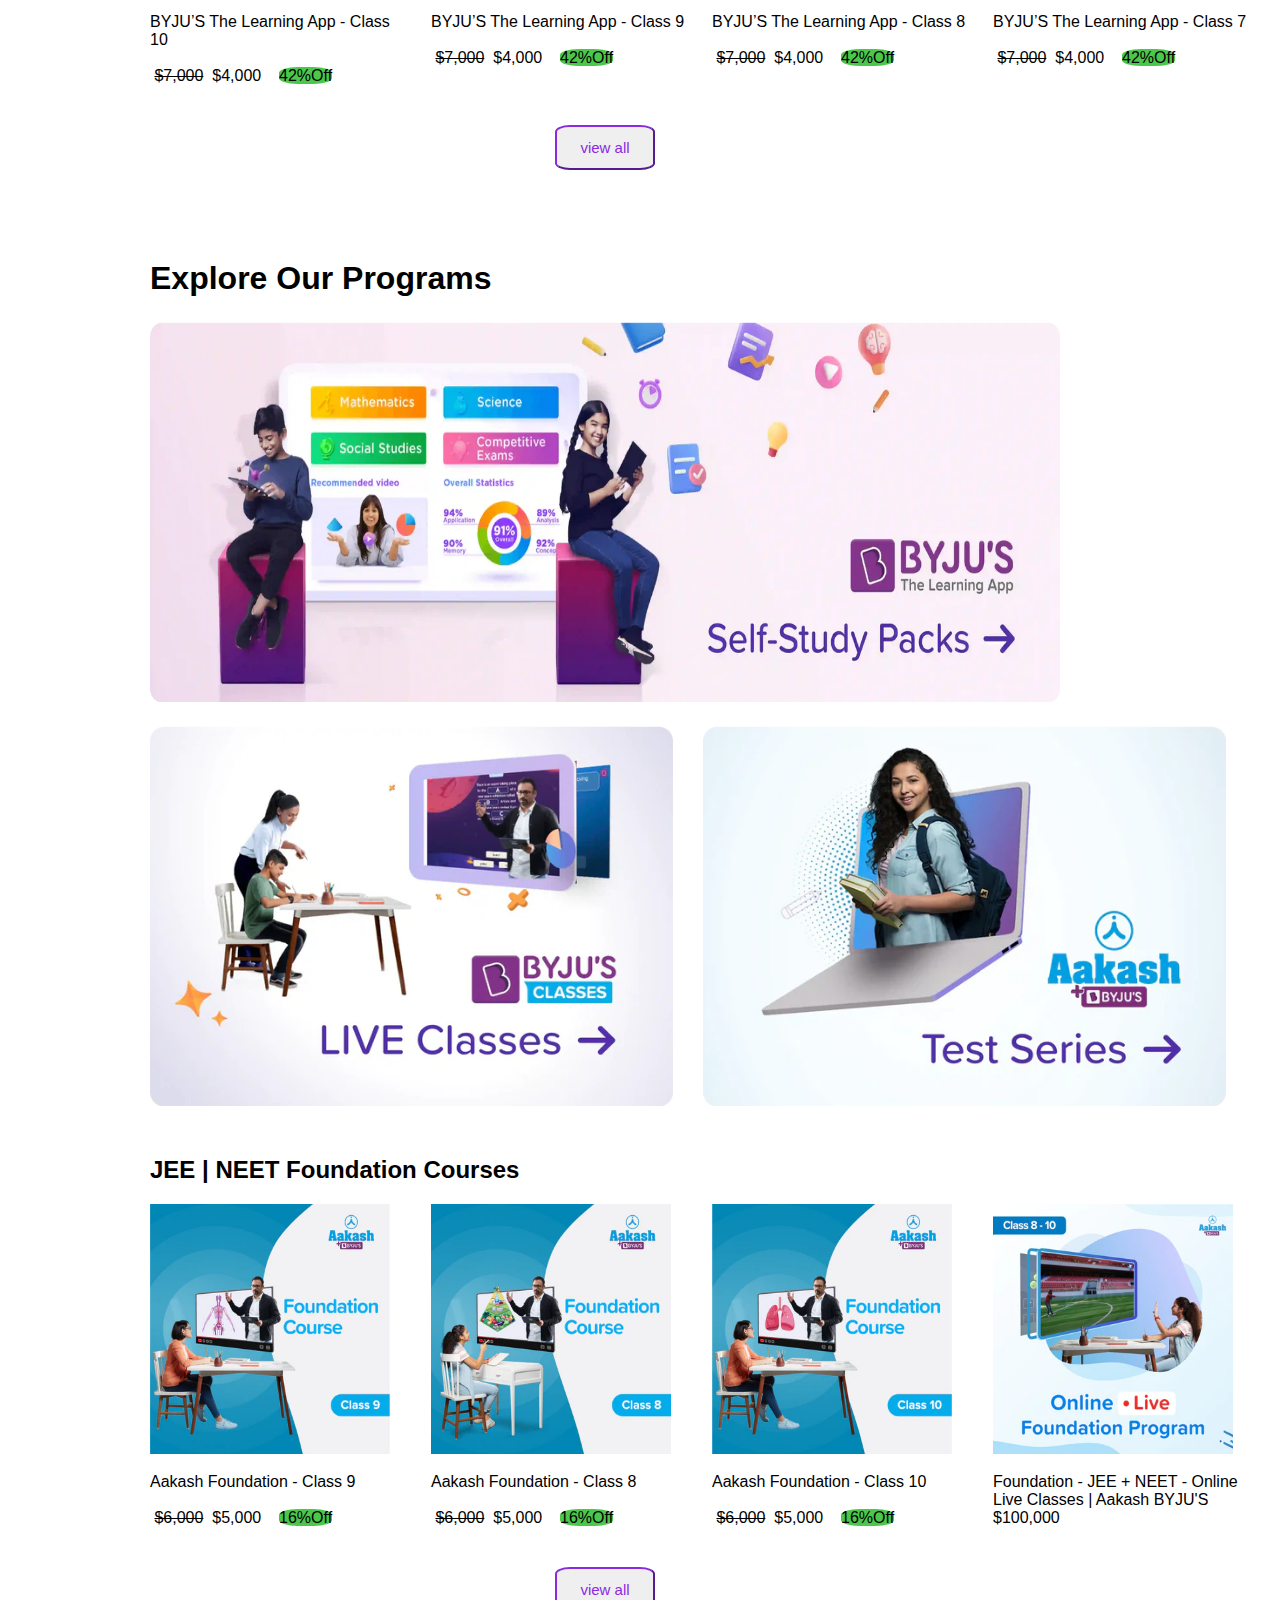
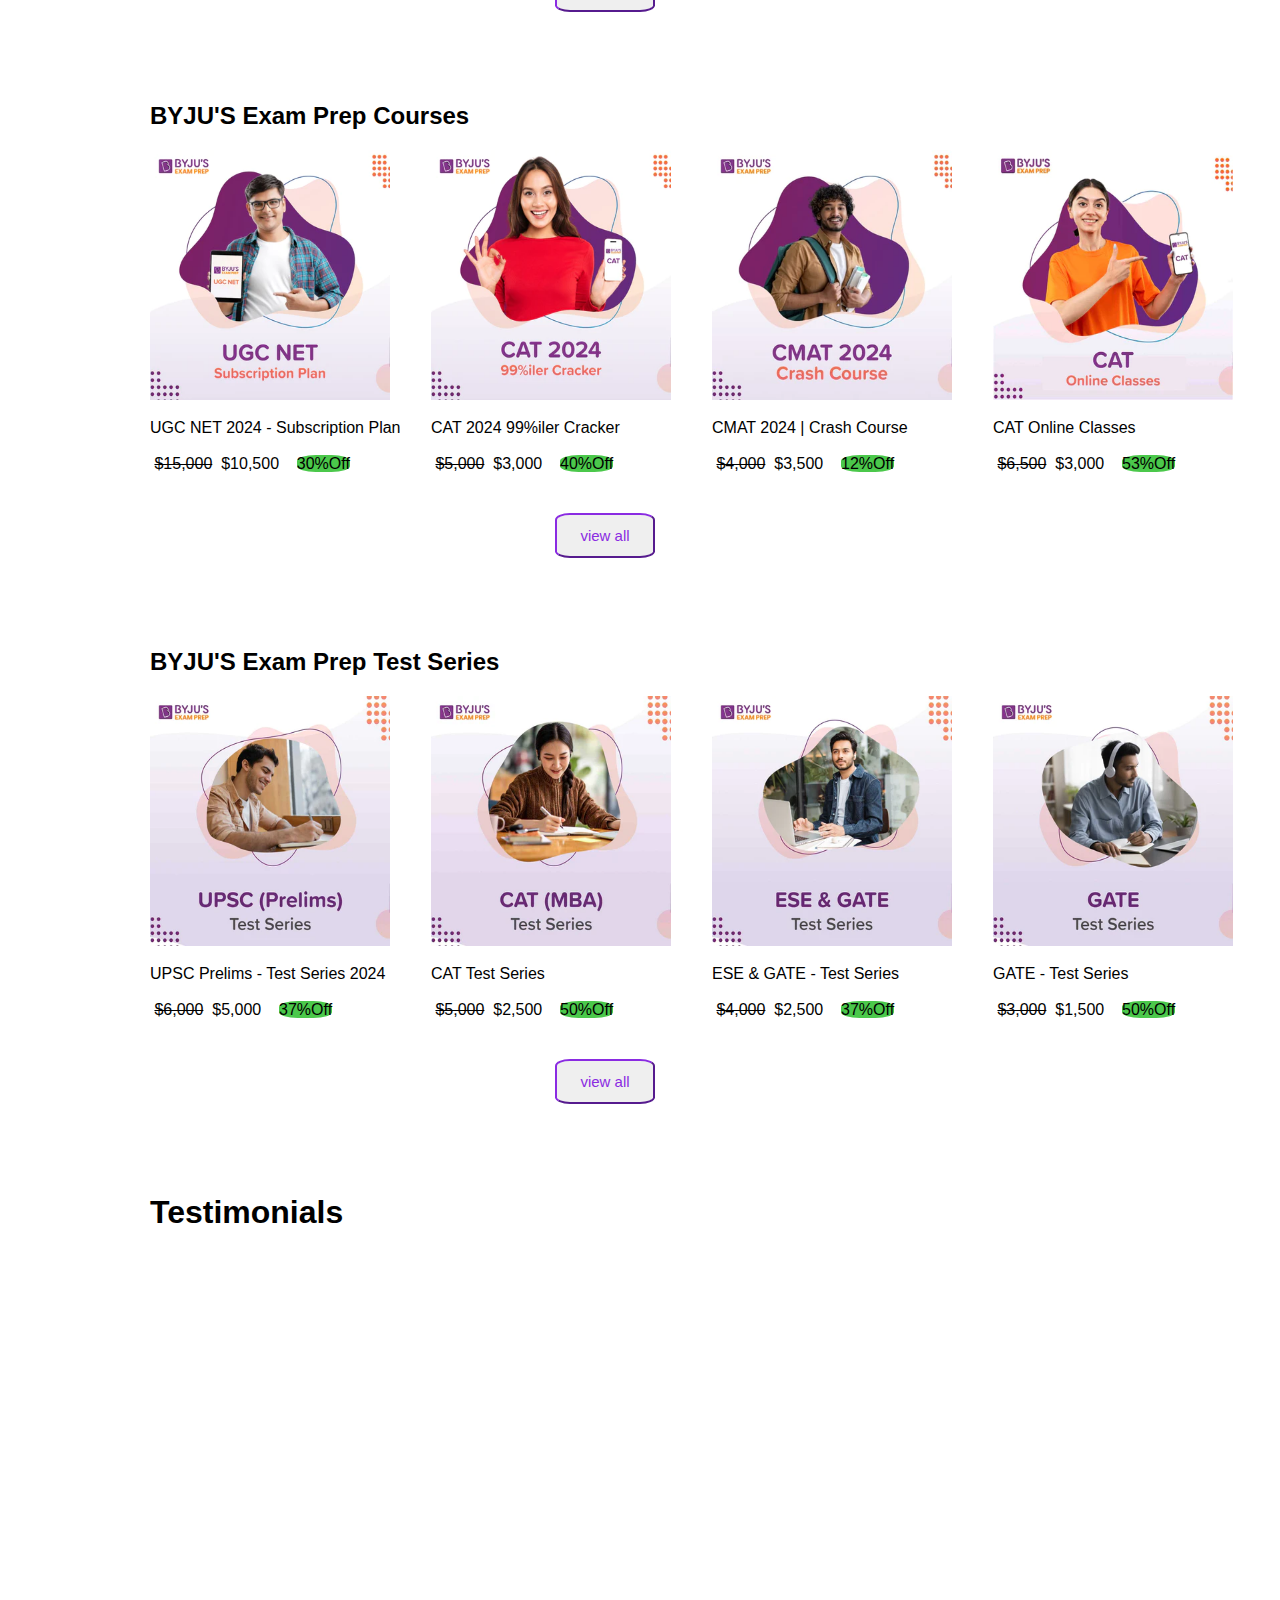
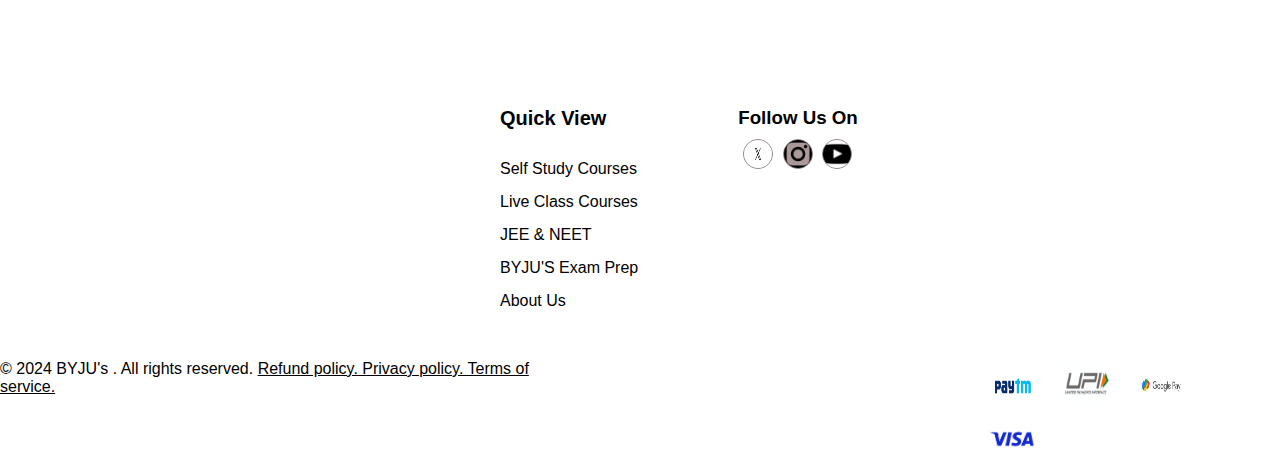
<file: bycourse.html>
<!DOCTYPE html>
<html lang="en">

<head>
    <meta charset="UTF-8">
    <meta name="viewport" content="width=device-width, initial-scale=1.0">
    <title>BYJU'S Shop-BYJU'S Shop</title>
    <link rel="stylesheet" href="/assets/css/bycourse.css">
    <link rel="stylesheet" href="https://cdnjs.cloudflare.com/ajax/libs/font-awesome/4.7.0/css/font-awesome.min.css">
    <link rel="icon" type="image/x-icon" href="/assets/uploads/logo/Byjus-icon.svg">
</head>

<body>
    <div class="div1">
        <a href="/index.html"><img src="/assets/uploads/images/BYJUS_09442560-15be-47d2-b673-bff6beee3a52.webp" alt="image"
            class="img1"></a>

        <div class="mani">
            <ul class="ul1">
                <li class="li1">LKG - Class 3</li>
                <li class="li1">Class 4 - 10</li>
                <li class="li1">JEE | NEET</li>
                <li class="li1">Exam Prep</li>
                <li class="li1">About Us</li>
            </ul>
        </div>
        <div class="searchdiv">
            <i class="fa fa-search"></i>
            <!-- <img src="/assets/uploads/images/shopping-bag.svg" alt="image" class="search1"> -->
        </div>
    </div>
    <div>
        <img src="/assets/uploads/images/BYJU-s-Work-Culture-StartupTalky.jpg" alt="image" class="byimg2">
    </div>
    <div class="div3">
        <img src="/assets/uploads/images/K3_1 (1).avif" alt="image" class="img3">
        <img src="/assets/uploads/images/K10_1.webp" alt="image" class="img3">
        <img src="/assets/uploads/images/JEE_NEET_1.avif" alt="image" class="img3">
        <img src="/assets/uploads/images/BEP_1.webp" alt="image" class="img3">
    </div>

    <div class="div4" id="divfour">

        <fieldset class="borderby1">
            <legend class="jeeby">
                <h1 class="head1">JEE and NEET 2024 Crash Course</h1>
            </legend>
            <div class="div5">
                <div class="byborder2" id="madhu">
                    <img src="/assets/uploads/images/Frame1244831929.webp" alt="image" class="byimg5">
                    <p class="byhover2">NEET Live Crash Course 2024 | PCB</p><br>
                    <p>&nbsp;<del>$6,000</del>&nbsp;&nbsp;$4,000&nbsp; &nbsp; <mark class="bystyle1">33%Off</mark></p>
                </div>
                <div class="byborder2" id="madhu">
                    <img src="/assets/uploads/images/PCM_c2a3b49a-b4dd-474a-84f1-2f80f1ed035c.webp" alt="image"
                        class="byimg6">
                    <p class="byhover2">JEET - Recorded JEE Crash Course 2024 | PCM</p><br>
                    <p>&nbsp;<del>$6,000</del>&nbsp;&nbsp;$3,000&nbsp; &nbsp; <mark class="bystyle1">50%Off</mark></p>

                </div>

                <div class="byborder2" id="madhu">
                    <img src="/assets/uploads/images/AakashBYJU_s_Streaming_PCMB_92.webp" alt="image"
                        class="byimg7">
                    <p class="byhover2">PCM - Aakash BYJU’S App Programme | Class 12</p><br>
                    <p>&nbsp;<del>$10,000</del>&nbsp;&nbsp;$3,000&nbsp; &nbsp; <mark class="bystyle1">70%Off</mark></p>

                </div>
                <div class="byborder2" id="madhu">
                    <img src="/assets/uploads/images/AakashBYJU_s_Streaming_PCMB_97.webp" alt="image"
                        class="byimg8">
                    <p class="byhover2">PCMB - Aakash BYJU’S App Programme | Class 12</p><br>
                    <p>&nbsp;<del>$12,000</del>&nbsp;&nbsp;$5,000&nbsp; &nbsp; <mark class="bystyle1">55%Off</mark></p>

                </div>
            </div>



    </div>
    </fieldset>


     <div class="div4" id="divfour">
        <h2 id="">BYJU'S Learnstation</h2>
        <div class="div6">
            <div class="learnimg1">
                <img src="/assets/uploads/images/Frame1244831649.webp" alt="image" class="byimg9">
                <p class="hover3">BYJU’S The Learning App with LearnStation Device - Class 10</p><br>
                <p>&nbsp;<del>$26,000</del>&nbsp;&nbsp;$22,000&nbsp; &nbsp; <mark class="bystyle1">15%Off</mark></p>

            </div>
            <div class="div7" id="mahi">
                <img src="/assets/uploads/images/Frame1244831650.webp" alt="image" class="byimg9">
                <p class="hover3">BYJU’S The Learning App with LearnStation Device - Class 9</p><br>
                <p>&nbsp;<del>$26,000</del>&nbsp;&nbsp;$22,000&nbsp; &nbsp; <mark class="bystyle1">15%Off</mark></p>

            </div>
            <div class="div7" id="mahi">
                <img src="/assets/uploads/images/Frame1244831648.webp" alt="image" class="byimg9">
                <p class="hover3">BYJU’S The Learning App with LearnStation Device - Class 8</p><br>
                <p>&nbsp;<del>$2,990</del>&nbsp;&nbsp;$22,000&nbsp; &nbsp; <mark class="bystyle1">26%Off</mark></p>

            </div>
            <div class="div7" id="non">
                <img src="/assets/uploads/images/Frame1244831653.webp" alt="image" class="byimg9">
                <p class="hover3">BYJU’S The Learning App with LearnStation Device - Class 7</p><br>
                <p>&nbsp;<del>$26,000</del>&nbsp;&nbsp;$22,000&nbsp; &nbsp; <mark class="bystyle1">15%Off</mark></p>

            </div><br>
        </div>
        <div>
            <center><button class="byview" id="byview1"> view all</button></center>

        </div>
    </div>
     <div class="div4" id="divfour">
        <div id="divfiveone">
            <h2>Aakash BYJU'S Live Classes</h2>
            <div class="div6">
                <div class="learnimg1">
                    <img src="/assets/uploads/images/Frame1244831929.webp" alt="image" class="byimg9">
                    <p class="hover3">NEET Live Crash Course 2024 | PCB</p>
                </div>
                <div class="div7" id="mahi">
                    <img src="/assets/uploads/images/Hero.webp" alt="image" class="byimg9">
                    <p class="hover3">PCM - JEE - Online Live Classes | Aakash BYJU'S</p>
                </div>
                <div class="div7" id="mahi">
                    <img src="/assets/uploads/images/AakashBYJU_s_Streaming_PCMB_42.webp" alt="image"
                        class="byimg9">
                    <p class="hover3">PCB - NEET - Online Live Classes | Aakash BYJU'S</p>
                </div>
                <div class="div7" id="non">
                    <img src="/assets/uploads/images/AakashBYJU_s_Streaming_PCMB_43.webp" alt="image"
                        class="byimg9">
                    <p class="hover3">Foundation - JEE + NEET - Online Live Classes | Aakash BYJU'S</p>
                </div><br>
            </div>
            <div>
                <center><button class="byview" id="byview1"> view all</button></center>

            </div>
        </div>

    </div>
    <div class="div4" id="divfour">
        <h2>BYJU'S Live Classes</h2>
        <div class="div6">
            <div class="learnimg1">
                <img src="/assets/uploads/images/Byjus_Classes_G10.webp" alt="image" class="byimg9">
                <p class="hover3">BYJU'S Live Classes - Class 10</p><br>
                <p>&nbsp;<del>$9,333</del>&nbsp;&nbsp;$7,000&nbsp; &nbsp; <mark class="bystyle1">24%Off</mark></p>

            </div>
            <div class="div7" id="mahi">
                <img src="/assets/uploads/images/Byjus_Classes_G9.webp" alt="image" class="byimg9">
                <p class="hover3">BYJU'S Live Classes - Class 9</p><br>
                <p>&nbsp;<del>$9,333</del>&nbsp;&nbsp;$7,000&nbsp; &nbsp; <mark class="bystyle1">24%Off</mark></p>

            </div>
            <div class="div7" id="mahi">
                <img src="/assets/uploads/images/Byjus_Classes_G8.webp" alt="image" class="byimg9">
                <p class="hover3">BYJU'S Live Classes - Class 8</p><br>
                <p>&nbsp;<del>$9,333</del>&nbsp;&nbsp;$7,000&nbsp; &nbsp; <mark class="bystyle1">24%Off</mark></p>

            </div>
            <div class="div7" id="non">
                <img src="/assets/uploads/images/Byjus_Classes_G7.webp" alt="image" class="byimg9">
                <p class="hover3">BYJU'S Live Classes - Class 7</p><br>
                <p>&nbsp;<del>$9,333</del>&nbsp;&nbsp;$7,000&nbsp; &nbsp; <mark class="bystyle1">24%Off</mark></p>

            </div><br>
        </div>
        <div>
            <center><button class="byview" id="byview1"> view all</button></center>

        </div>

    </div> 
     <div class="div4" id="divfour">
        <h2>Self-Study Programs</h2>
        <div class="div6">
            <div class="learnimg1">
                <img src="/assets/uploads/images/BTLA_G10.webp" alt="image" class="byimg9">
                <p class="hover3">BYJU’S The Learning App - Class 10</p><br>
                <p>&nbsp;<del>$7,000</del>&nbsp;&nbsp;$4,000&nbsp; &nbsp; <mark class="bystyle1">42%Off</mark></p>

            </div>
            <div class="div7" id="mahi">
                <img src="/assets/uploads/images/BTLA_G9.webp" alt="image" class="byimg9">
                <p class="hover3">BYJU’S The Learning App - Class 9</p><br>
                <p>&nbsp;<del>$7,000</del>&nbsp;&nbsp;$4,000&nbsp; &nbsp; <mark class="bystyle1">42%Off</mark></p>

            </div>
            <div class="div7" id="mahi">
                <img src="/assets/uploads/images/BTLA_G8.webp" alt="image" class="byimg9">
                <p class="hover3">BYJU’S The Learning App - Class 8</p><br>
                <p>&nbsp;<del>$7,000</del>&nbsp;&nbsp;$4,000&nbsp; &nbsp; <mark class="bystyle1">42%Off</mark></p>

            </div>
            <div class="div7" id="non">
                <img src="/assets/uploads/images/BTLA_G7.webp" alt="image" class="byimg9">
                <p class="hover3">BYJU’S The Learning App - Class 7</p><br>
                <p>&nbsp;<del>$7,000</del>&nbsp;&nbsp;$4,000&nbsp; &nbsp; <mark class="bystyle1">42%Off</mark></p>

            </div><br>
        </div>
        <div>
            <center><button class="byview" id="byview1"> view all</button></center>
        </div>
    </div>

     <div class="div4" id="divfour">
        <h1>Explore Our Programs</h1>
        <img src="/assets/uploads/images/BTLA.webp" alt="image" class="byimage11">
        <div class="div8">
            <img src="/assets/uploads/images/LiveClasses.webp" alt="image">
            <img src="/assets/uploads/images/TestSeries.webp" alt="image">
        </div>

    </div> 
    <div class="div4" id="divfour">
        <h2>JEE | NEET Foundation Courses</h2>
        <div class="div6">
            <div class="learnimg1">
                <img src="/assets/uploads/images/AakashByju_sFoundation-Streaming05_b467b5a7-057e-4062-816e-423c4a98ab11.webp"
                    alt="image" class="byimg9">
                <p class="hover3">Aakash Foundation - Class 9</p><br>
                <p>&nbsp;<del>$6,000</del>&nbsp;&nbsp;$5,000&nbsp; &nbsp; <mark class="bystyle1">16%Off</mark></p>

            </div>
            <div class="div7" id="mahi">
                <img src="/assets/uploads/images/AakashByju_sFoundation-Streaming05.webp" alt="image"
                    class="byimg9">
                <p class="hover3">Aakash Foundation - Class 8</p><br>
                <p>&nbsp;<del>$6,000</del>&nbsp;&nbsp;$5,000&nbsp; &nbsp; <mark class="bystyle1">16%Off</mark></p>

            </div>
            <div class="div7" id="mahi">
                <img src="/assets/uploads/images/AakashByju_sFoundation-Streaming05_78f38a71-c0a3-4420-816a-1324da125b17.webp"
                    alt="image" class="byimg9">
                <p class="hover3">Aakash Foundation - Class 10</p><br>
                <p>&nbsp;<del>$6,000</del>&nbsp;&nbsp;$5,000&nbsp; &nbsp; <mark class="bystyle1">16%Off</mark></p>

            </div>
            <div class="div7" id="non">
                <img src="/assets/uploads/images/AakashBYJU_s_Streaming_PCMB_43.webp" alt="image"
                    class="byimg9">
                <p class="hover3">Foundation - JEE + NEET - Online Live Classes | Aakash BYJU'S</p>
                <p>$100,000</p>
            </div><br>
        </div>
        <div>
            <center><button class="byview" id="byview1"> view all</button></center>

        </div>
    </div>
    <div class="div4" id="divfour">
        <h2>BYJU'S Exam Prep Courses</h2>
        <div class="div6">
            <div class="learnimg1">
                <img src="/assets/uploads/images/Hero1.webp" alt="image" class="byimg9">
                <p class="hover3">UGC NET 2024 - Subscription Plan</p><br>
                <p>&nbsp;<del>$15,000</del>&nbsp;&nbsp;$10,500&nbsp; &nbsp; <mark class="bystyle1">30%Off</mark></p>

            </div>
            <div class="div7" id="mahi">
                <img src="/assets/uploads/images/class_57.webp" alt="image" class="byimg9">
                <p class="hover3">CAT 2024 99%iler Cracker</p><br>
                <p>&nbsp;<del>$5,000</del>&nbsp;&nbsp;$3,000&nbsp; &nbsp; <mark class="bystyle1">40%Off</mark></p>

            </div>
            <div class="div7" id="mahi">
                <img src="/assets/uploads/images/CMAT_2024.webp" alt="image" class="byimg9">
                <p class="hover3">CMAT 2024 | Crash Course</p><br>
                <p>&nbsp;<del>$4,000</del>&nbsp;&nbsp;$3,500&nbsp; &nbsp; <mark class="bystyle1">12%Off</mark></p>

            </div>
            <div class="div7" id="non">
                <img src="/assets/uploads/images/CATOnline_1.webp" alt="image" class="byimg9">
                <p class="hover3">CAT Online Classes</p><br>
                <p>&nbsp;<del>$6,500</del>&nbsp;&nbsp;$3,000&nbsp; &nbsp; <mark class="bystyle1">53%Off</mark></p>

            </div><br>
        </div>
        <div>
            <center><button class="byview" id="byview1"> view all</button></center>

        </div>
    </div> 
    <div class="div4" id="divfour">
        <h2>BYJU'S Exam Prep Test Series</h2>
        <div class="div6">
            <div class="learnimg1">
                <img src="/assets/uploads/images/UPSC_Sku_1.webp" alt="image" class="byimg9">
                <p class="hover3">UPSC Prelims - Test Series 2024</p><br>
                <p>&nbsp;<del>$6,000</del>&nbsp;&nbsp;$5,000&nbsp; &nbsp; <mark class="bystyle1">37%Off</mark></p>

            </div>
            <div class="div7" id="mahi">
                <img src="/assets/uploads/images/CatSKU_1.webp" alt="image" class="byimg9">
                <p class="hover3">CAT Test Series</p><br>
                <p>&nbsp;<del>$5,000</del>&nbsp;&nbsp;$2,500&nbsp; &nbsp; <mark class="bystyle1">50%Off</mark></p>

            </div>
            <div class="div7" id="mahi">
                <img src="/assets/uploads/images/ESE_GATE_TestSeries.webp" alt="image" class="byimg9">
                <p class="hover3">ESE & GATE - Test Series</p><br>
                <p>&nbsp;<del>$4,000</del>&nbsp;&nbsp;$2,500&nbsp; &nbsp; <mark class="bystyle1">37%Off</mark></p>

            </div>
            <div class="div7" id="non">
                <img src="/assets/uploads/images/GATE_TestSeries.webp" alt="image" class="byimg9">
                <p class="hover3">GATE - Test Series</p><br>
                <p>&nbsp;<del>$3,000</del>&nbsp;&nbsp;$1,500&nbsp; &nbsp; <mark class="bystyle1">50%Off</mark></p>

            </div><br>
        </div>
        <div>
            <center><button class="byview" id="byview1"> view all</button></center>

        </div>
    </div> 
    <div class="div4" id="mobil">
        <h1 class="head">Testimonials</h1><br>
        <div id="youtube">
            <iframe width="300" height="200" src="https://www.youtube.com/embed/dz_GNaBpZiY"
                title="BYJU&#39;S Story - Harshita | Class 4 | Mumbai" frameborder="0"
                allow="accelerometer; autoplay; clipboard-write; encrypted-media; gyroscope; picture-in-picture; web-share"
                referrerpolicy="strict-origin-when-cross-origin" allowfullscreen class="byimg10" id="youtube1"></iframe>
            <iframe width="300" height="200" src="https://www.youtube.com/embed/lSy2IZcX8OU"
                title="Kaustav Bauri Shares His Preparation Strategy | AIR 3 (716/720), NEET (UG) 2023 Result"
                frameborder="0"
                allow="accelerometer; autoplay; clipboard-write; encrypted-media; gyroscope; picture-in-picture; web-share"
                referrerpolicy="strict-origin-when-cross-origin" allowfullscreen class="div9" id="youtube1"></iframe>
            <iframe width="300" height="200" src="https://www.youtube.com/embed/B-u_QSObCho"
                title="BTLA Testimonial - Bhumika 30 sec Landscape" frameborder="0"
                allow="accelerometer; autoplay; clipboard-write; encrypted-media; gyroscope; picture-in-picture; web-share"
                referrerpolicy="strict-origin-when-cross-origin" allowfullscreen class="div9" id="youtube1"></iframe>
        </div>
    </div>   
    <footer class="footer">
        <div class="div10">
            <h3>Quick View</h3>
            <p>Self Study Courses</p>
            <p>Live Class Courses</p>
            <p>JEE & NEET</p>
            <p>BYJU'S Exam Prep</p>
            <p>About Us</p>

        </div>
        <div>
            <div class="div12">
                <h3 class="div11">Follow Us On</h3>
                <div>
                    <img src="/assets/uploads/images/imagestwitter" alt="twitter" class="img11">
                    <img src="/assets/uploads/images/1384031insta" alt="instagram" class="img11">
                    <img src="/assets/uploads/images/imagesyoutube" alt="youtube" class="img11">
                </div>
            </div>
        </div>

    </footer>
    <div class="div13">
        <div id="div15">
            <p>© 2024 BYJU's .
                All rights reserved.
                <ins> Refund policy.
                    Privacy policy.
                    Terms of service.</ins>
            </p>
        </div>
        <div class="div14">

            <img src="/assets/uploads/images/downloadpaytm" alt="image" class="img12">
            <img src="/assets/uploads/images/upi-twitter.jpg" alt="image" class="img12">
            <img src="/assets/uploads/images/downloadgpay" alt="image" class="img12">
            <img src="/assets/uploads/images/downloadvisa" alt="image" class="img12">

        </div>
    </div>



</body>

</html>
</file>
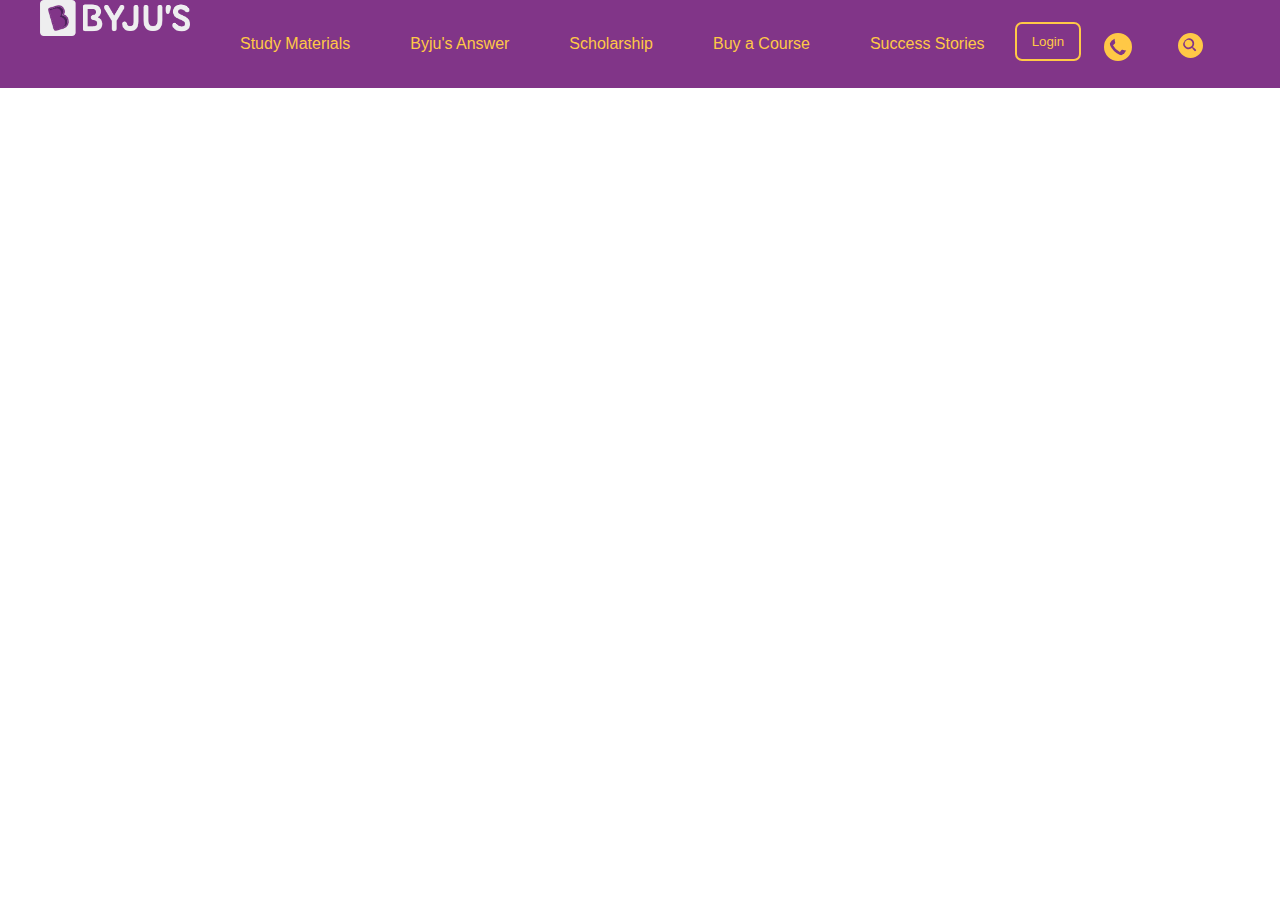
<file: htmlheader.html>
<!DOCTYPE html>
<html lang="en">

<head>
    <meta charset="UTF-8">
    <meta name="viewport" content="width=device-width, initial-scale=1.0">
    <title>Document</title>
    <link rel="stylesheet" href="/assets/css/htmlheader.css">
</head>

<body>
    <nav class="nav-area">
        
        <ul>
            <li><img src="/assets/uploads/images/headerbyjus.png" alt="" class="headerimage"></li>

            <li> <a href=" #" class="">Study Materials</a>
                <ul class="asd">
                    <!-- <li> <a href="#">Kids Learning</a>
                        <ul>
                            
                        </ul>

                    </li> -->
                    <li> <a href="#">Classes</a>
                        <ul>
                            <li><a href="/classes.html">Class 1-3</a></li>
                           
                        </ul>

                    </li>
                    
                    <li> <a href="/kidslearning.html">Kids Learning</a>
                        <li> <a href="#">Support</a>
                            <ul>
                                <li> <a href="/Complaint.html">Complaints</a></li>
                                <li> <a href="#">Support</a></li>
                            </ul>
                        </li>    
                    
    
                </ul>


            </li>
            <li> <a href="/byjusanswer.html">Byju's Answer</a></li>
            <li> <a href=" #">Scholarship</a>
                <ul>
                    <li><a href="/ibast.html">i-BAST</a></li>
                    <li><a href="/ibastclass.html">BNAT Class 11-12</a></li>

                   
                </ul>
            </li>
            <!-- <li> <a href=" #">BTC</a>
                <ul>
                    <li><a href="">Byju's Tution center</a></li>
                    <li><a href="">Tution in North Zone</a></li>
                    <li><a href="">Tution in West Zone</a></li>
                </ul>

            </li> -->
            <li> <a href="/bycourse.html">Buy a Course</a></li>
            <li> <a href="/successtories.html">Success Stories</a></li>
            </li>
            <li> <button>Login</button></li>
            <li><img src="/assets/uploads/logo/header-phone.svg" alt="" class="header-phone" ></li>
            <li><img src="/assets/uploads/logo/headersearch.png" alt="" class="header-search"></li>
        </ul>
           
        <!-- <img src="/assets/uploads/logo/headerphone.png" alt="" class="header-phone" >
        <img src="/assets/uploads/logo/headersearch.png" alt="" class="header-search"> -->
        
    </nav>
</body>

</html>
</file>
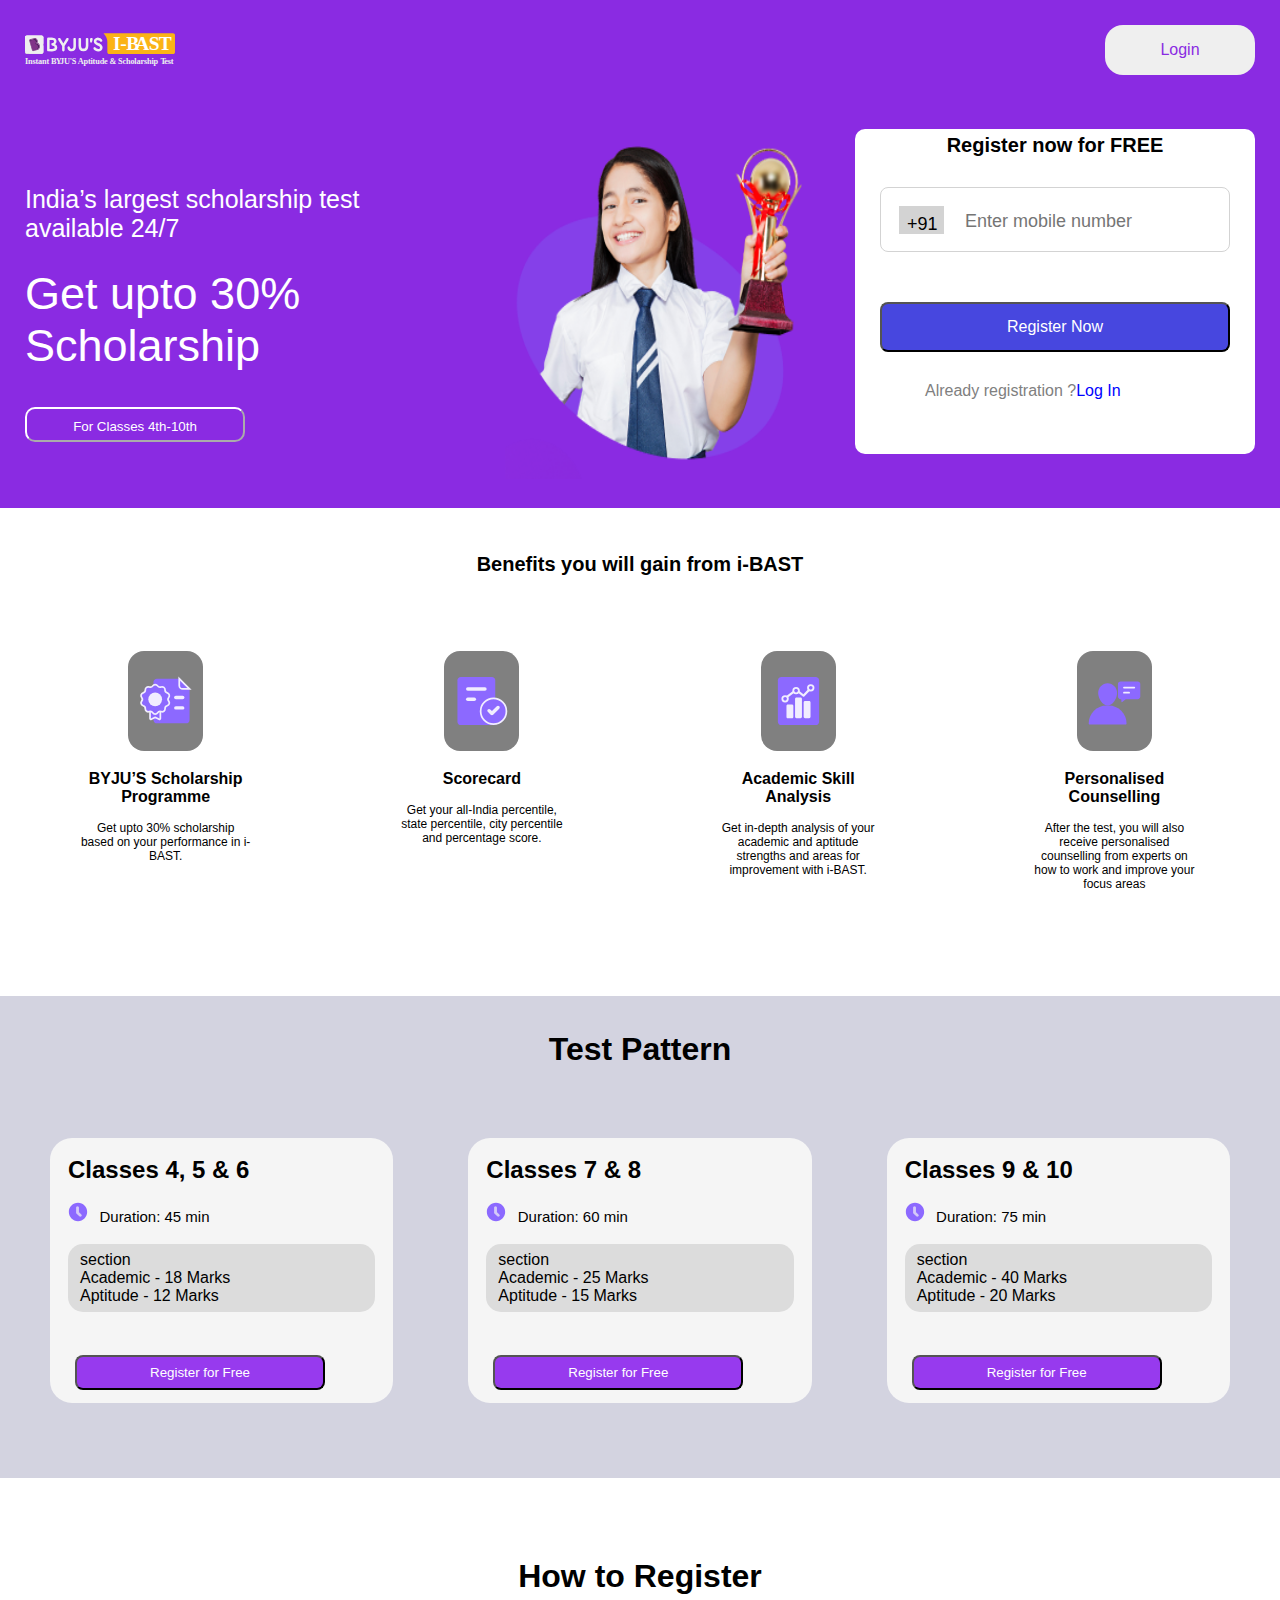
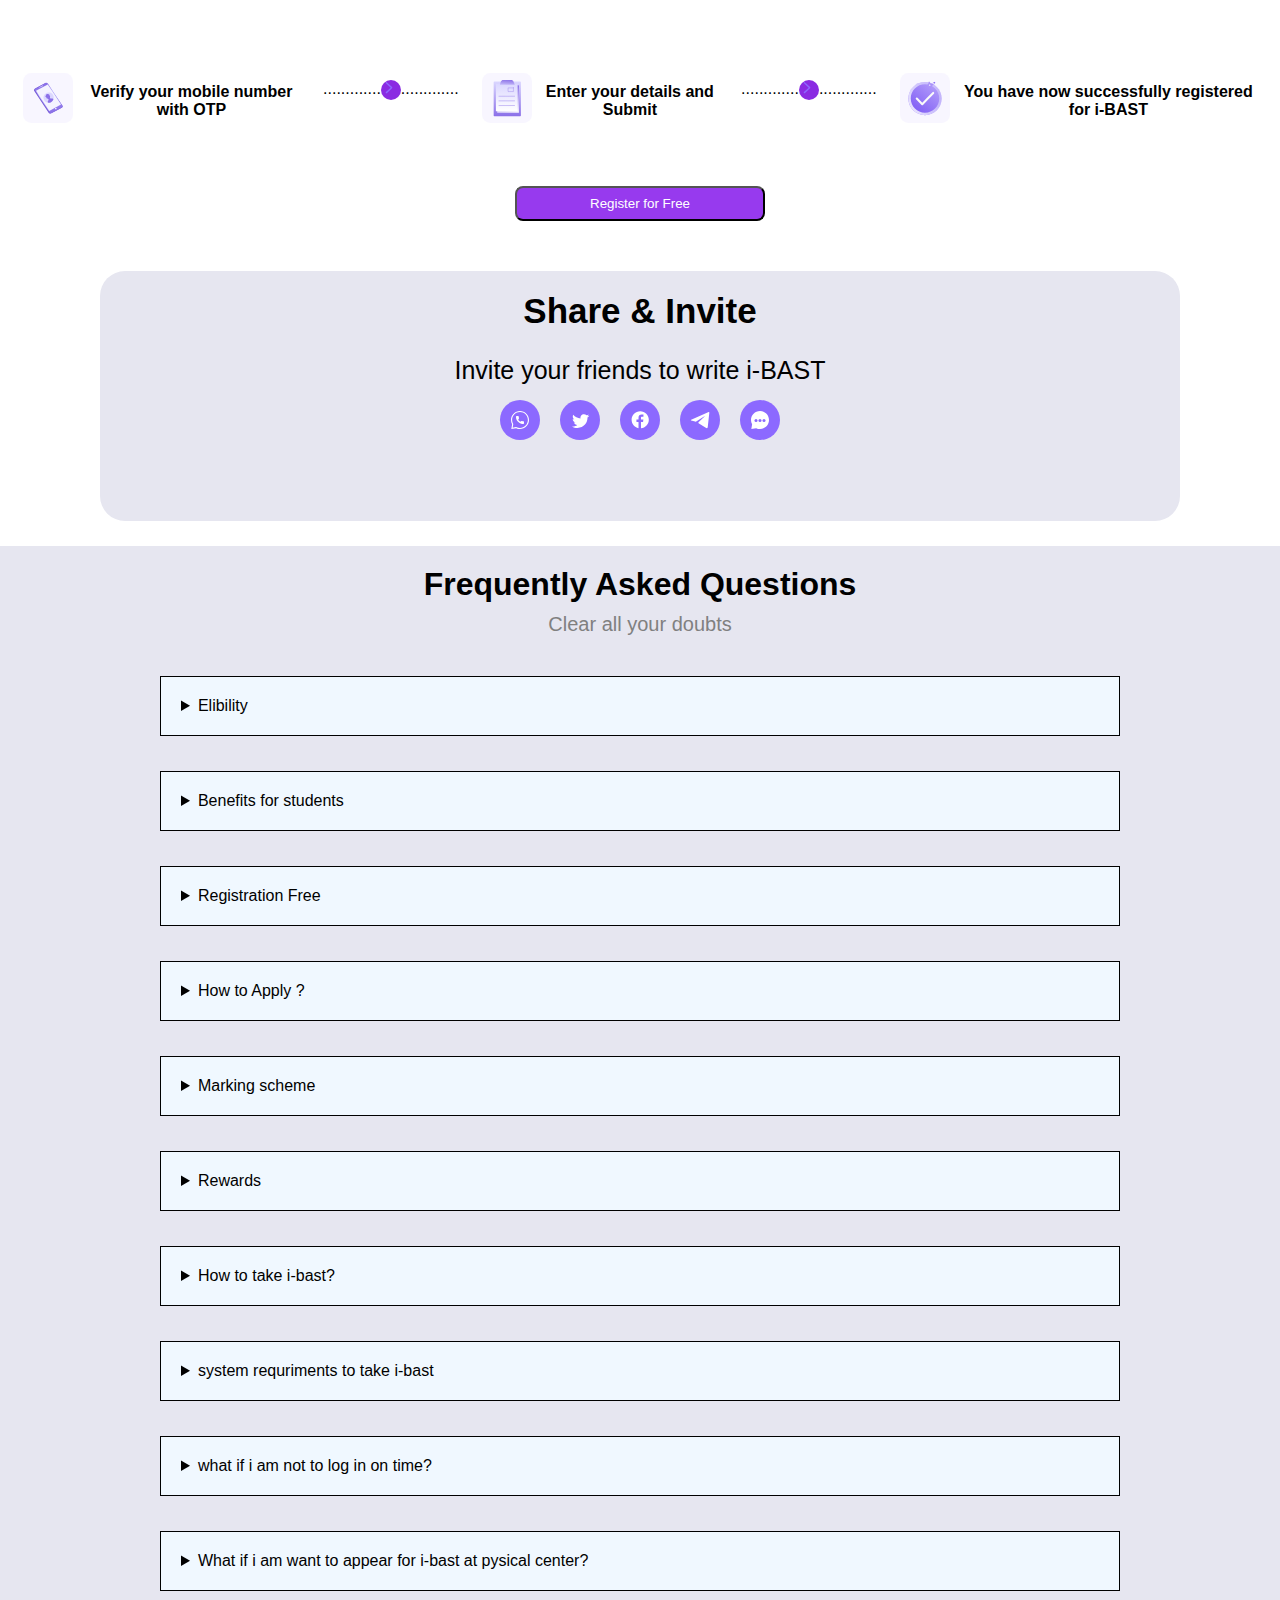
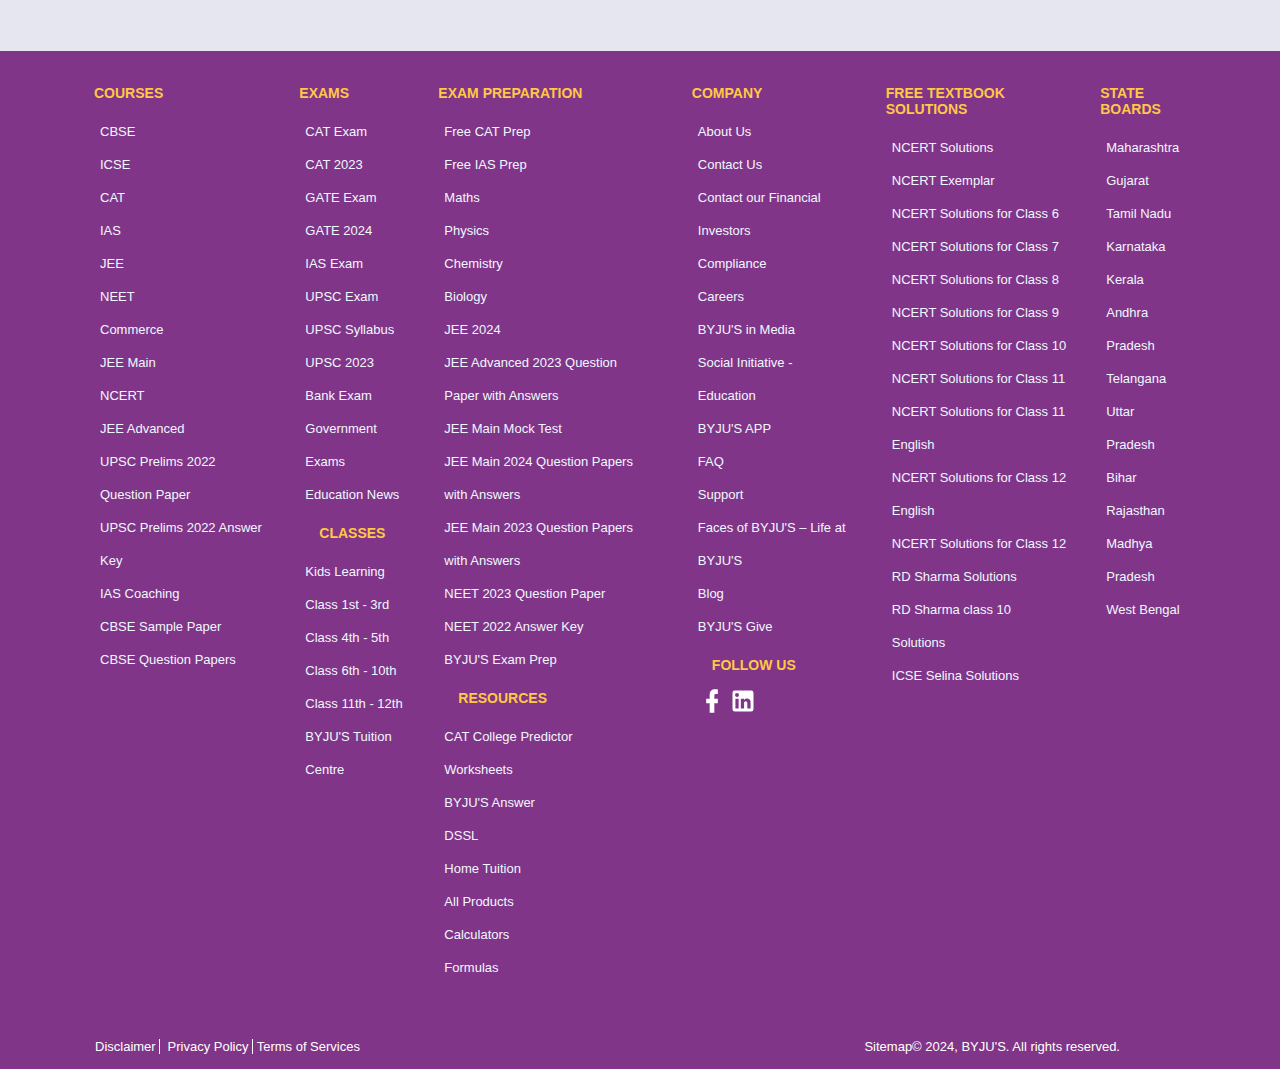
<file: ibast.html>
<!DOCTYPE html>
<html lang="en">

<head>
    <meta charset="UTF-8">
    <meta name="viewport" content="width=device-width, initial-scale=1.0">
    <title>i-bast</title>
    <link rel="stylesheet" href="/assets/css/ibast.css">
    <link rel="icon" type="image/x-icon" href="/assets/uploads/logo/Byjus-icon.svg">
</head>

<body>
    <!-- main div start here -->
    <div>
        <!-- card start here -->
        <div class="card">
            <div class="cardsub">
                <img src="/assets/uploads/images/ibast_white (1).svg" alt="logoimg" class="img">
                <button class="btn1">Login</button>
            </div>
            <div>
                <div class="cardsub3">
                    <div class="cardsub1">
                        <div>
                            <p class="para">India’s largest scholarship test available 24/7</p>
                            <h3 class="heading2">Get upto 30% Scholarship</h3>
                            <button class="btn2">For Classes 4th-10th</button>
                        </div>

                        <div><img src="/assets/uploads/images/studentLogo.403b89f7.webp" alt="studentlogo" class="img2">
                        </div>
                    </div>
                    <div class="registersub">
                        <div class="Register">
                            <h3 class="heading">Register now for FREE</h3>
                            <div class="teleinput">
                                <div class="teleinputsub">
                                    <span class="span">+91</span>
                                    <input type="text" placeholder="Enter mobile number" class="inputsub"
                                        maxlength="10">
                                </div>
                            </div>
                            <button class="btn3">Register Now</button>
                            <div class="regi">
                                <p>Already registration ?</p>
                                <a href="">Log In</a>
                            </div>
                        </div>
                    </div>
                </div>
            </div>


        </div>
        <!-- card3 start here -->
        <div class="card3">

            <h1 class="mainheading">Benefits you will gain from i-BAST</h1>
            <div class="card3_1">
                <div class="card3sub">
                    <div>
                    <img src="/assets/uploads/images/scholarship.7aef2b09.svg" alt="scholarship" class="scholarshipimg"></div>
                    <div><h2 class="schheading">BYJU’S Scholarship Programme</h2>
                    <p class="schpara">Get upto 30% scholarship based on your performance in i-BAST.</p></div>
                </div>
                <div class="card3sub">
                    <div><img src="/assets/uploads/images/scorecard.5882dc01.svg" alt="scorecard" class="scholarshipimg"></div>
                    <div><h2 class="schheading">Scorecard</h2>
                    <p class="schpara">Get your all-India percentile, state percentile, city percentile and percentage score.</p></div>
                </div>
                <div class="card3sub">
                    <div><img src="/assets/uploads/images/skillAnalysis.588175ec.svg" alt="academic kill analysis"
                        class="scholarshipimg"></div>
                    <div><h2 class="schheading">Academic Skill Analysis</h2>
                    <p class="schpara">Get in-depth analysis of your academic and aptitude strengths and areas for
                        improvement with i-BAST.</p></div>
                </div>
                <div class="card3sub">
                    <div><img src="/assets/uploads/images/counselling.807620a8.svg" alt="counselling" class="scholarshipimg"></div>
                    <div><h2 class="schheading">Personalised Counselling</h2>
                    <p class="schpara">After the test, you will also receive personalised counselling from experts on
                        how to work and improve your focus areas</p></div>
                </div>
            </div>

        </div>
        <!-- card4 -->
        <div class="bgcontainer">
            <h1 class="card4heading">Test Pattern</h1>
            <div class="card4">
                <div class="card4sub">
                    <h2 class="heading1">Classes 4, 5 & 6</h2>
                    <div><img src="/assets/uploads/images/time.dd7bde0c.svg" alt="timelogo" class="card4img">
                        <span class="spancard">Duration: 45 min</span>
                    </div>
                    <div class="sectionDiv">
                        <ol>
                            <caption>section</caption>
                            <li>Academic - 18 Marks</li>
                            <li> Aptitude - 12 Marks</li>
                        </ol>
                    </div>
                    <button class="btn4">Register for Free</button>
                </div>
                <div class="card4sub">
                    <h2 class="heading1"> Classes 7 & 8</h2>
                    <div><img src="/assets/uploads/images/time.dd7bde0c.svg" alt="timelogo" class="card4img">
                        <span class="spancard">Duration: 60 min</span>
                    </div>
                    <div class="sectionDiv">
                        <ol>
                            <caption>section</caption>
                            <li>Academic - 25 Marks</li>
                            <li> Aptitude - 15 Marks</li>
                        </ol>
                    </div>
                    <button class="btn4">Register for Free</button>
                </div>
                <div class="card4sub">
                    <h2 class="heading1">Classes 9 & 10</h2>
                    <div><img src="/assets/uploads/images/time.dd7bde0c.svg" alt="timelogo" class="card4img">
                        <span class="spancard">Duration: 75 min</span>
                    </div>
                    <div class="sectionDiv">
                        <ol>
                            <caption>section</caption>
                            <li>Academic - 40 Marks</li>
                            <li> Aptitude - 20 Marks</li>
                        </ol>
                    </div>
                    <button class="btn4">Register for Free</button>
                </div>
            </div>
        </div>
        <!-- card5 -->
        <div class="card5">
            <h1 class="card4heading">How to Register</h1>
            <div class="card5sub1">
                <div class="card5sub">
                    <div class="cardcirle">1</div>
                    <img src="/assets/uploads/images/mobilePhone.1b385f08.svg " alt="mobile" class="card5img">
                    <h3 class="headingcard5sub">Verify your mobile number with OTP</h3>
                </div>
            <div class="arrowdiv1">
                <div>.............</div>
                    <div class="arrowdiv">
                        <img src="/assets/uploads/images/rightArrow.eca44ee2.svg" alt="arrowmark">
                    </div><div>.............</div></div>
    
                <div class="card5sub">
                    <div class="cardcirle">2</div>
                    <img src="/assets/uploads/images/details.4f8b086f.svg " alt="mobile" class="card5img">
                    <h3 class="headingcard5sub">Enter your details and Submit</h3>
                </div>
                <div class="arrowdiv1">
                <div>.............</div>
                     <div class="arrowdiv">
                        <img src="/assets/uploads/images/rightArrow.eca44ee2.svg" alt="arrowmark">
                    </div><div>.............</div></div>
    
                <div class="card5sub">
                    <div class="cardcirle">3</div>
                    <img src="/assets/uploads/images/success.b9340a34.svg " alt="mobile" class="card5img">
                    <h3 class="headingcard5sub">You have now successfully registered for i-BAST</h3>
                </div>
            </div>
            <center><button class="btn4">Register for Free</button></center>
        </div>
        <!-- card6 -->
        
        <div class="card8">
            <h3 class="headingcard8">Share & Invite</h3>
            <p class="paracard8">Invite your friends to write i-BAST</p>
            <div class="imgcontainer8">
                <img src="/assets/uploads/images/whatsapp.889b469c.svg" alt="whatup" class="card8img">
                <img src="/assets/uploads/images/twitter.e4053ba9.svg" alt="twitter" class="card8img">
                <img src="/assets/uploads/images/facebook.4c455ffc.svg" alt="facebook" class="card8img">
                <img src="/assets/uploads/images/telegram.77d643e7.svg" alt="telegram" class="card8img">
                <img src="/assets/uploads/images/message.8764a109.svg" alt="message" class="card8img">
            </div>
        </div>
        <!-- card7 -->
        <div>
            <div class="bgcontainercard7">
                <h1 class="card7heading">Frequently Asked Questions</h1>
                <p class="card7para">Clear all your doubts</p>
                <div class="Questionsdiv">
                <div class="Questions">
                    <details>
                        <summary class="summary">Elibility</summary>
                        <div>
                          <p class="summarypara">Any student studying in classes 4-10 in any board (CBSE, ICSE, State Boards, NIOS, etc.) are eligible to appear in i-BAST.</p>
                        </div>
                      </details>

                </div>
                <div class="Questions">
                    <details>
                        <summary class="summary">Benefits for students</summary>
                        <div>
                          <p class="summarypara">
                            <ul class="ulpara">
                                <li>Analyse their strengths and key areas of improvement.</li>
                                <li>Assess their understanding of basic concepts.</li>
                                <li>Benchmark themselves against other students at the state and all-India level.</li>
                                <li>Understand the gaps in their preparation for future competitive exams and take corrective actions.</li>
                                <li>Scorecard showing their percentile, subject-wise analysis, and subject-wise improvement points.</li>
                            </ul></p>
                        </div>
                      </details>

                </div>
                <div class="Questions">
                    <details>
                        <summary class="summary">Registration Free</summary>
                        <div>
                          <p class="summarypara">i-BAST is free and open to all eligible students.</p>
                        </div>
                      </details>

                </div>
                <div class="Questions">
                    <details>
                        <summary class="summary">How to Apply ?</summary>
                        <div>
                          <p class="summarypara">Apply online at website</p>
                        </div>
                      </details>

                </div>
                <div class="Questions">
                    <details>
                        <summary class="summary">Marking scheme</summary>
                        <div>
                          <p class="summarypara">Every correct answer gets +1 mark.
                            There is no penalty for incorrect answers.</p>
                        </div>
                      </details>

                </div>
                <div class="Questions">
                    <details>
                        <summary class="summary">Rewards</summary>
                        <div>
                          <p class="summarypara">Get up to a 30% scholarship on BYJU'S programmes based on the performance in i-BAST.</p>
                        </div>
                      </details>

                </div>
                <div class="Questions">
                    <details>
                        <summary class="summary">How to take i-bast?</summary>
                        <div>
                          <p class="summarypara">i-BAST can be taken 24/7. You can visit the login page and attempt the test. To login, students must use their mobile number and the system generated password.</p>
                        </div>
                      </details>

                </div>
                <div class="Questions">
                    <details>
                        <summary class="summary">system requriments to take i-bast</summary>
                        <div>
                          <p class="summarypara">i-BAST can be taken on any laptop, desktop, mobile phone or tablet. For the best user experience, we recommend an updated Chrome browser. Kindly check your device, browser and your internet connection, to make sure you get a hassle-free testing experience.</p>
                        </div>
                      </details>

                </div>
                <div class="Questions">
                    <details>
                        <summary class="summary">what if i am not to log in on time?</summary>
                        <div>
                          <p class="summarypara">The link to start the test will remain active for 30 mins post the scheduled start time. Please ensure to log in within this window to avail of the full test duration for attempting the test. In case of disconnection due to internet problems and power failure, the test will resume from where you left.</p>
                        </div>
                      </details>

                </div>
                <div class="Questions">
                    <details>
                        <summary class="summary">What if i am want to appear for i-bast at pysical center?</summary>
                        <div>
                          <p class="summarypara">i-BAST is online. You can choose any place as per your convenience to log in on your phone, tablet, or laptop to appear for the test.</p>
                        </div>
                      </details>

                </div>
            </div>
        </div>
        </div>
        <div class="footer">
            <div class="footer-col-all">
              <div class="footer-list">
                <h3>COURSES</h3>
                <ul> 
                  <a href=""><li>CBSE</li></a>
                  <a href=""><li>ICSE</li></a>
                  <a href=""><li>CAT</li></a>
                  <a href=""><li>IAS</li></a>
                  <a href=""><li>JEE</li></a>
                  <a href=""><li>NEET</li></a>
                  <a href=""><li>Commerce</li></a>
                  <a href=""><li>JEE Main</li></a>
                  <a href=""><li>NCERT</li></a>
                  <a href=""><li>JEE Advanced</li></a>
                  <a href=""><li>UPSC Prelims 2022 Question Paper</li></a>
                  <a href=""><li>UPSC Prelims 2022 Answer Key</li></a>
                  <a href=""><li>IAS Coaching</li></a>
                  <a href=""><li>CBSE Sample Paper</li></a>
                  <a href=""><li>CBSE Question Papers</li></a>
                </ul>
              </div>
              <div class="footer-list">
                <h3>EXAMS</h3>
                <ul> 
                  <a href=""><li>CAT Exam</li></a>
                  <a href=""><li>CAT 2023</li></a>
                  <a href=""><li>GATE Exam</li></a>
                  <a href=""><li>GATE 2024</li></a>
                  <a href=""><li>IAS Exam</li></a>
                  <a href=""><li>UPSC Exam</li></a>
                  <a href=""><li>UPSC Syllabus</li></a>
                  <a href=""><li>UPSC 2023</li></a>
                  <a href=""><li>Bank Exam</li></a>
                  <a href=""><li>Government Exams</li></a>
                  <a href=""><li>Education News</li></a>
                  <h3>CLASSES</h3>
                  <a href=""><li>Kids Learning</li></a>
                  <a href=""><li>Class 1st - 3rd</li></a>
                  <a href=""><li>Class 4th - 5th</li></a>
                  <a href=""><li>Class 6th - 10th</li></a>
                  <a href=""><li>Class 11th - 12th</li></a>
                  <a href=""><li>BYJU'S Tuition Centre</li></a>
                </ul>
              </div>
              <div class="footer-list">
                <h3>EXAM PREPARATION</h3>
                  <ul>
                   <a href=""> <li>Free CAT Prep</li></a>
                   <a href=""> <li>Free IAS Prep</li></a>
                   <a href=""> <li>Maths</li></a>
                   <a href=""> <li>Physics</li></a>
                   <a href=""> <li>Chemistry</li></a>
                   <a href=""> <li>Biology</li></a>
                   <a href=""> <li>JEE 2024</li></a>
                   <a href=""> <li id="jee">JEE Advanced 2023 Question</li></a>
                   <a href=""> <li>Paper with Answers</li></a>
                   <a href=""> <li>JEE Main Mock Test</li></a>
                   <a href=""> <li>JEE Main 2024 Question Papers with Answers</li></a>
                   <a href=""> <li>JEE Main 2023 Question Papers with Answers</li></a>
                   <a href=""> <li>NEET 2023 Question Paper</li></a>
                   <a href=""> <li>NEET 2022 Answer Key</li></a>
                   <a href=""> <li>BYJU'S Exam Prep</li></a>
                    <h3>RESOURCES</h3>
                   <a href=""> <li>CAT College Predictor</li></a>
                   <a href=""> <li>Worksheets</li></a>
                   <a href=""> <li>BYJU'S Answer</li></a>
                   <a href=""> <li>DSSL</li></a>
                   <a href=""> <li>Home Tuition</li>
                   <a href=""> <li>All Products</li>
                   <a href=""> <li>Calculators</li>
                   <a href=""> <li>Formulas</li>
                  </ul>
                </div>
                <div class="footer-list">
                  <h3>COMPANY</h3>
                  <ul>
                    <a href=""> <li>About Us</li></a>
                   <a href=""> <li>Contact Us</li></a>
                   <a href=""><li>Contact our Financial</li></a>
                   <a href=""> <li>Investors</li></a>
                   <a href=""> <li>Compliance</li></a>
                   <a href=""> <li>Careers</li></a>
                   <a href=""> <li>BYJU'S in Media</li></a>
                   <a href=""> <li>Social Initiative - Education</li></a>
                   <a href=""> <li>BYJU'S APP</li></a>
                   <a href=""> <li>FAQ</li></a>
                   <a href=""> <li>Support</li></a>
                   <a href=""> <li>Faces of BYJU'S – Life at BYJU'S</li></a>
                   <a href=""> <li>Blog</li></a>
                   <a href=""> <li>BYJU'S Give</li></a>
                    <h3>FOLLOW US</h3>
                    <a href=""> <li><img src="/assets/uploads/logo/footerfacebook.png" alt="">
                    <img src="/assets/uploads/logo/footerlindln.png" alt=""></li></a>
                    
                  </ul>

                </div>
                <div class="footer-list">
                  <h3>FREE TEXTBOOK SOLUTIONS</h3>
                  <ul>
                    
                  <a href=""><li>NCERT Solutions</li></a>
                  <a href=""><li>NCERT Exemplar</li></a>
                  <a href=""><li>NCERT Solutions for Class 6</li></a>
                  <a href=""><li>NCERT Solutions for Class 7</li></a>
                  <a href=""><li>NCERT Solutions for Class 8</li></a>
                  <a href=""><li>NCERT Solutions for Class 9</li></a>
                  <a href=""><li>NCERT Solutions for Class 10</li></a>
                  <a href=""><li>NCERT Solutions for Class 11</li></a>
                  <a href=""><li>NCERT Solutions for Class 11 English</li></a>
                  <a href=""><li>NCERT Solutions for Class 12 English</li></a>
                  <a href=""><li>NCERT Solutions for Class 12</li></a>
                  <a href=""><li>RD Sharma Solutions</li></a>
                  <a href=""><li>RD Sharma class 10 Solutions </li></a>
                  <a href=""><li>ICSE Selina Solutions</li></a>
                  </ul>
                </div>
                <div class="footer-list">
                  <h3>STATE BOARDS</h3>
                  <ul>
                   
                  <a href=""><li>Maharashtra</li></a>
                  <a href=""><li>Gujarat</li></a>
                  <a href=""><li>Tamil Nadu</li></a>
                  <a href=""><li>Karnataka</li></a>
                  <a href=""><li>Kerala</li></a>
                  <a href=""><li>Andhra Pradesh</li></a>
                  <a href=""><li>Telangana</li></a>
                  <a href=""><li>Uttar Pradesh</li></a>
                  <a href=""><li>Bihar</li></a>
                  <a href=""><li>Rajasthan</li></a>
                  <a href=""><li>Madhya Pradesh</li></a>
                  <a href=""><li>West Bengal</li></a>
                  </ul>
                </div>
            </div>
              
                    
                  
              <div class="footer-last">
                  <div class="footer-last-par par1">
                   <p >   Disclaimer <span class="vl"></span> &nbsp; Privacy Policy <span class="vl"></span>&nbsp;Terms of Services</p></div>
                   <div class="footer-last-par">
                     <p class="footer-last-par1 rights">Sitemap© 2024, BYJU'S. All rights reserved.</p> </div>
                  
                  
              </div>
          </div>
        <!--main div end here  -->
    </div>


    

</body>

</html>
</file>
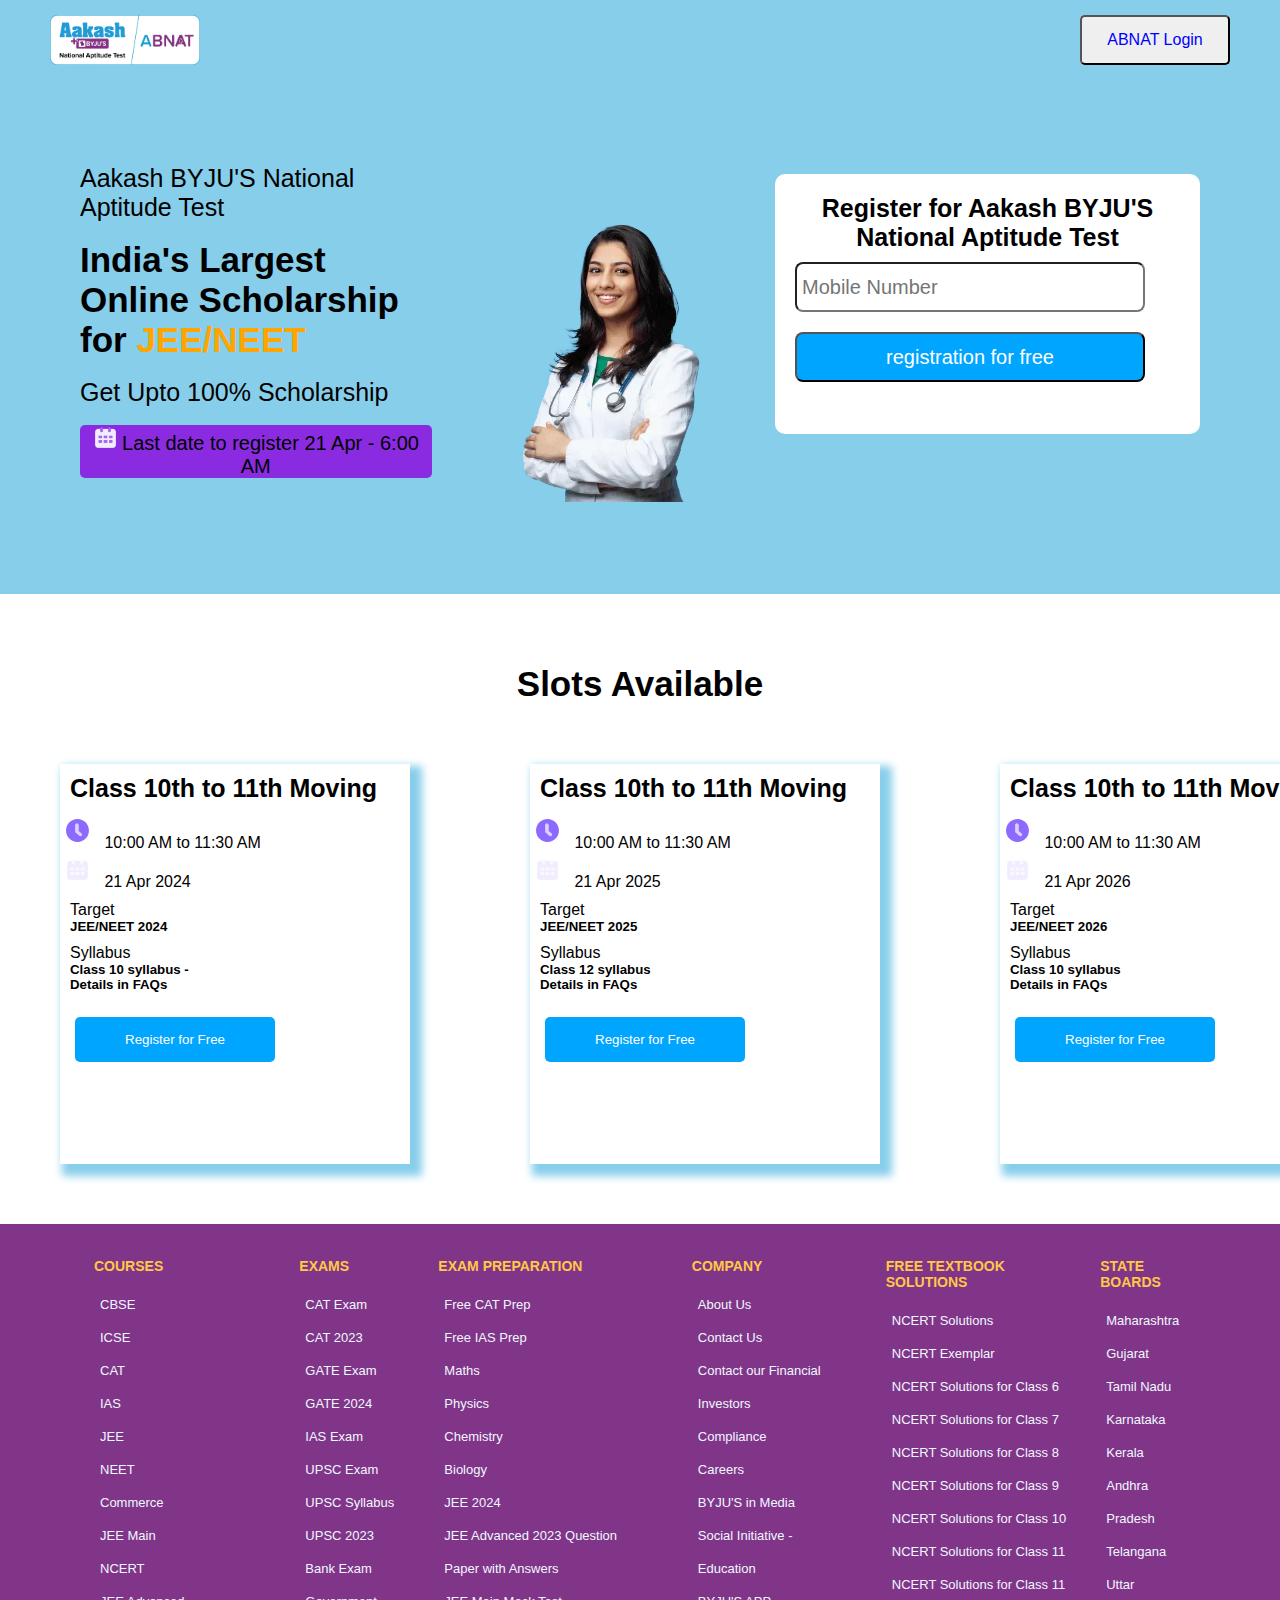
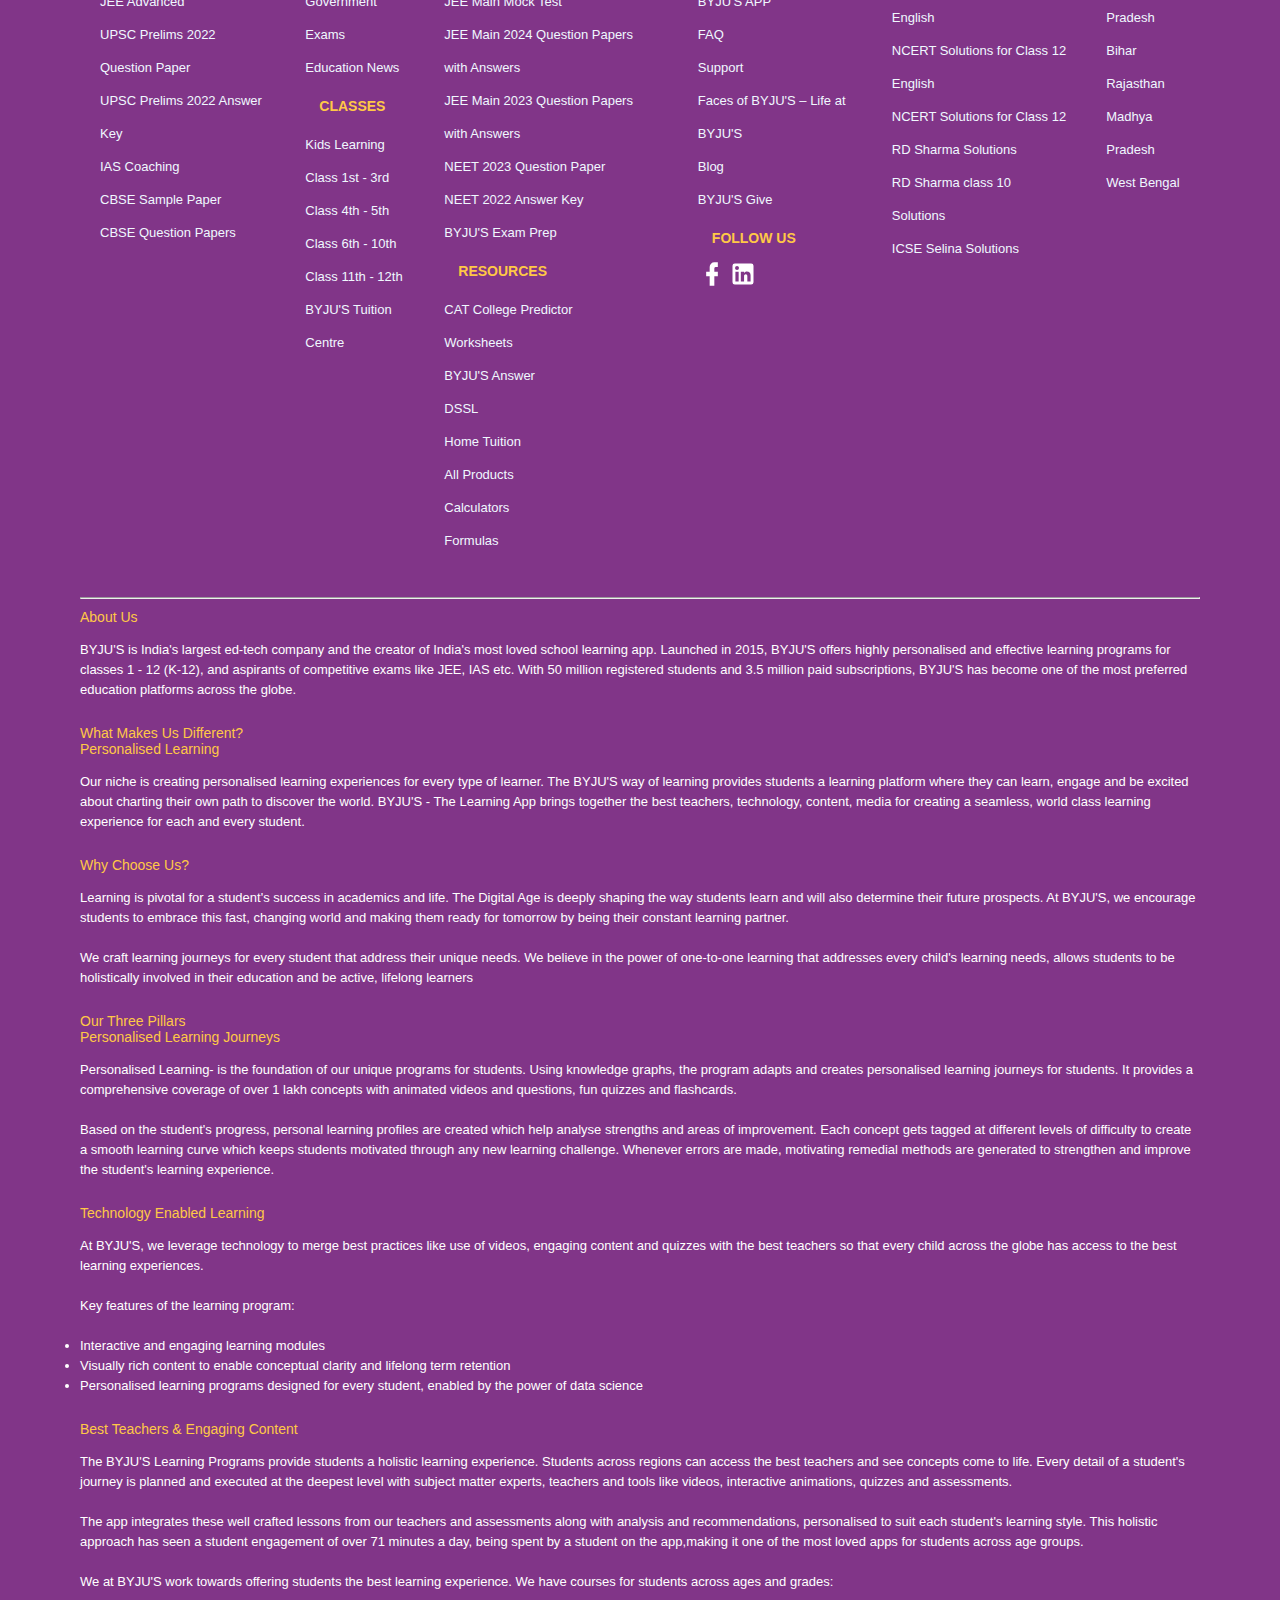
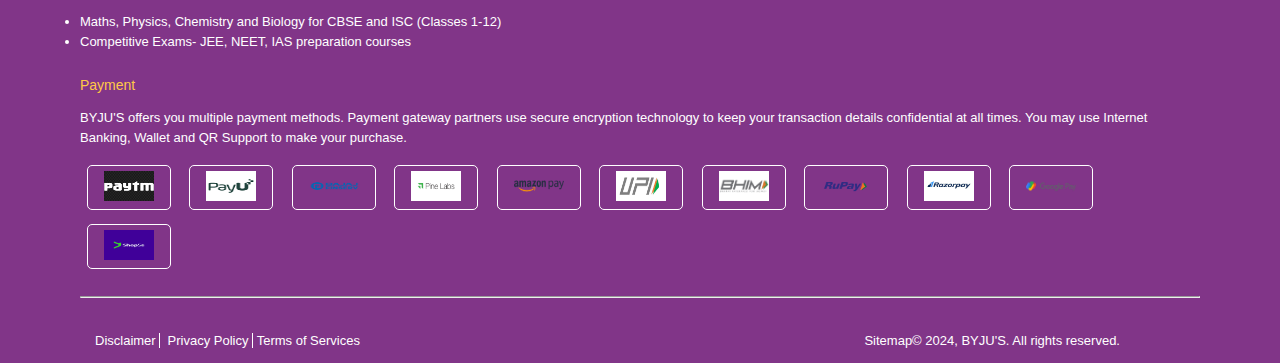
<file: ibastclass.html>
<!DOCTYPE html>
<html lang="en">
<head>
    <meta charset="UTF-8">
    <meta name="viewport" content="width=device-width, initial-scale=1.0">
    <title>BNAT Class 11-12</title>
    <link rel="stylesheet" href="/assets/css/ibastclass.css">
</head>
<body>
    <div>
        <div class="card9">
            <div class="card9sub">
                <img src="/assets/uploads/images/logo_350843abb5.webp" alt="logimg" class="imglog">
                <button class="logincard9">ABNAT Login</button>
            </div>
            <div>
                <div class="card9sub1">
                    <div class="card9sub2">
                        <div class="contentcard9">
                            <p class="contpara1">Aakash BYJU'S National Aptitude Test</p><br>
                            <h3 class="conthead">India's Largest Online Scholarship for <span style="color: orange;">JEE/NEET</span></h3><br>
                            <p class="contpara2">Get Upto 100% Scholarship</p><br>
                            <div class="spandiv"><img src="/assets/uploads/images/registerIcon.webp" alt="regilog" class="callog">
                            <span class="spancard9">Last date to register 21 Apr - 6:00 AM</span></div>
                        </div>
                        <div><img src="/assets/uploads/images/Student_1_b4dc44c8ca_95ac387d03.webp" alt="stdlogo" class="stdimg"></div>
                        
                    </div>
                    <div class="formregsub">
                        <div class="formreg">
                            <h5 class="formheading">Register for Aakash BYJU'S National Aptitude Test</h5>
                            <input type="text" placeholder="Mobile Number" class="forminput"><br>
                            <button class="regbtn">registration for free</button>

                        </div>

                    </div>

                </div>
            </div>
        </div>
        <!-- card9end -->
        <div class="card10bgdiv">
            <h1 class="card10mainheading">Slots Available</h1>
            <div class="card10sub">
                <div class="card10sub1">
                    <h2 class="card10heading">Class 10th to 11th Moving</h2>
                    <div><img src="/assets/uploads/images/time.dd7bde0c.svg" alt="timelogo" class="card10img">
                        <span class="spancard10">10:00 AM to 11:30 AM</span>
                    </div>
                    <div><img src="/assets/uploads/images/registerIcon.webp" alt="timelogo" class="card10img">
                        <span class="spancard10">21 Apr 2024</span>
                    </div>
                    <div class="sectionDiv10">
                        <p>Target</p>
                        <h5>JEE/NEET 2024</h5>
                    </div>
                    <div class="sectionDiv10">
                        <p>Syllabus</p>
                        <h5>Class 10 syllabus - <br>Details in FAQs</h5>
                    </div>
                    <button class="card10btn">Register for Free</button>
                </div>
                <div class="card10sub1">
                    <h2 class="card10heading">Class 10th to 11th Moving</h2>
                    <div><img src="/assets/uploads/images/time.dd7bde0c.svg" alt="timelogo" class="card10img">
                        <span class="spancard10">10:00 AM to 11:30 AM</span>
                    </div>
                    <div><img src="/assets/uploads/images/registerIcon.webp" alt="timelogo" class="card10img">
                        <span class="spancard10">21 Apr 2025</span>
                    </div>
                    <div class="sectionDiv10">
                        <p>Target</p>
                        <h5>JEE/NEET 2025</h5>
                    </div>
                    <div class="sectionDiv10">
                        <p>Syllabus</p>
                        <h5>Class 12 syllabus <br> Details in FAQs</h5>
                    </div>
                    <button class="card10btn">Register for Free</button>
                </div>
                <div class="card10sub1">
                    <h2 class="card10heading">Class 10th to 11th Moving</h2>
                    <div><img src="/assets/uploads/images/time.dd7bde0c.svg" alt="timelogo" class="card10img">
                        <span class="spancard10">10:00 AM to 11:30 AM</span>
                    </div>
                    <div><img src="/assets/uploads/images/registerIcon.webp" alt="timelogo" class="card10img">
                        <span class="spancard10">21 Apr 2026</span>
                    </div>
                    <div class="sectionDiv10">
                        <p>Target</p>
                        <h5>JEE/NEET 2026</h5>
                    </div>
                    <div class="sectionDiv10">
                        <p>Syllabus</p>
                        <h5>Class 10 syllabus <br> Details in FAQs</h5>
                    </div>
                    <button class="card10btn">Register for Free</button>
                </div>
            </div>
    
    
        </div> 
        <div class="footer">
            <div class="footer-col-all">
              <div class="footer-list">
                <h3>COURSES</h3>
                <ul> 
                  <a href=""><li>CBSE</li></a>
                  <a href=""><li>ICSE</li></a>
                  <a href=""><li>CAT</li></a>
                  <a href=""><li>IAS</li></a>
                  <a href=""><li>JEE</li></a>
                  <a href=""><li>NEET</li></a>
                  <a href=""><li>Commerce</li></a>
                  <a href=""><li>JEE Main</li></a>
                  <a href=""><li>NCERT</li></a>
                  <a href=""><li>JEE Advanced</li></a>
                  <a href=""><li>UPSC Prelims 2022 Question Paper</li></a>
                  <a href=""><li>UPSC Prelims 2022 Answer Key</li></a>
                  <a href=""><li>IAS Coaching</li></a>
                  <a href=""><li>CBSE Sample Paper</li></a>
                  <a href=""><li>CBSE Question Papers</li></a>
                </ul>
              </div>
              <div class="footer-list">
                <h3>EXAMS</h3>
                <ul> 
                  <a href=""><li>CAT Exam</li></a>
                  <a href=""><li>CAT 2023</li></a>
                  <a href=""><li>GATE Exam</li></a>
                  <a href=""><li>GATE 2024</li></a>
                  <a href=""><li>IAS Exam</li></a>
                  <a href=""><li>UPSC Exam</li></a>
                  <a href=""><li>UPSC Syllabus</li></a>
                  <a href=""><li>UPSC 2023</li></a>
                  <a href=""><li>Bank Exam</li></a>
                  <a href=""><li>Government Exams</li></a>
                  <a href=""><li>Education News</li></a>
                  <h3>CLASSES</h3>
                  <a href=""><li>Kids Learning</li></a>
                  <a href=""><li>Class 1st - 3rd</li></a>
                  <a href=""><li>Class 4th - 5th</li></a>
                  <a href=""><li>Class 6th - 10th</li></a>
                  <a href=""><li>Class 11th - 12th</li></a>
                  <a href=""><li>BYJU'S Tuition Centre</li></a>
                </ul>
              </div>
              <div class="footer-list">
                <h3>EXAM PREPARATION</h3>
                  <ul>
                   <a href=""> <li>Free CAT Prep</li></a>
                   <a href=""> <li>Free IAS Prep</li></a>
                   <a href=""> <li>Maths</li></a>
                   <a href=""> <li>Physics</li></a>
                   <a href=""> <li>Chemistry</li></a>
                   <a href=""> <li>Biology</li></a>
                   <a href=""> <li>JEE 2024</li></a>
                   <a href=""> <li id="jee">JEE Advanced 2023 Question</li></a>
                   <a href=""> <li>Paper with Answers</li></a>
                   <a href=""> <li>JEE Main Mock Test</li></a>
                   <a href=""> <li>JEE Main 2024 Question Papers with Answers</li></a>
                   <a href=""> <li>JEE Main 2023 Question Papers with Answers</li></a>
                   <a href=""> <li>NEET 2023 Question Paper</li></a>
                   <a href=""> <li>NEET 2022 Answer Key</li></a>
                   <a href=""> <li>BYJU'S Exam Prep</li></a>
                    <h3>RESOURCES</h3>
                   <a href=""> <li>CAT College Predictor</li></a>
                   <a href=""> <li>Worksheets</li></a>
                   <a href=""> <li>BYJU'S Answer</li></a>
                   <a href=""> <li>DSSL</li></a>
                   <a href=""> <li>Home Tuition</li>
                   <a href=""> <li>All Products</li>
                   <a href=""> <li>Calculators</li>
                   <a href=""> <li>Formulas</li>
                  </ul>
                </div>
                <div class="footer-list">
                  <h3>COMPANY</h3>
                  <ul>
                    <a href=""> <li>About Us</li></a>
                   <a href=""> <li>Contact Us</li></a>
                   <a href=""><li>Contact our Financial</li></a>
                   <a href=""> <li>Investors</li></a>
                   <a href=""> <li>Compliance</li></a>
                   <a href=""> <li>Careers</li></a>
                   <a href=""> <li>BYJU'S in Media</li></a>
                   <a href=""> <li>Social Initiative - Education</li></a>
                   <a href=""> <li>BYJU'S APP</li></a>
                   <a href=""> <li>FAQ</li></a>
                   <a href=""> <li>Support</li></a>
                   <a href=""> <li>Faces of BYJU'S – Life at BYJU'S</li></a>
                   <a href=""> <li>Blog</li></a>
                   <a href=""> <li>BYJU'S Give</li></a>
                    <h3>FOLLOW US</h3>
                    <a href=""> <li><img src="/assets/uploads/logo/footerfacebook.png" alt="">
                    <img src="/assets/uploads/logo/footerlindln.png" alt=""></li></a>
                  </ul>
                </div>
                <div class="footer-list">
                  <h3>FREE TEXTBOOK SOLUTIONS</h3>
                  <ul>
                    
                  <a href=""><li>NCERT Solutions</li></a>
                  <a href=""><li>NCERT Exemplar</li></a>
                  <a href=""><li>NCERT Solutions for Class 6</li></a>
                  <a href=""><li>NCERT Solutions for Class 7</li></a>
                  <a href=""><li>NCERT Solutions for Class 8</li></a>
                  <a href=""><li>NCERT Solutions for Class 9</li></a>
                  <a href=""><li>NCERT Solutions for Class 10</li></a>
                  <a href=""><li>NCERT Solutions for Class 11</li></a>
                  <a href=""><li>NCERT Solutions for Class 11 English</li></a>
                  <a href=""><li>NCERT Solutions for Class 12 English</li></a>
                  <a href=""><li>NCERT Solutions for Class 12</li></a>
                  <a href=""><li>RD Sharma Solutions</li></a>
                  <a href=""><li>RD Sharma class 10 Solutions </li></a>
                  <a href=""><li>ICSE Selina Solutions</li></a>
                  </ul>
                </div>
                <div class="footer-list">
                  <h3>STATE BOARDS</h3>
                  <ul>
                   
                  <a href=""><li>Maharashtra</li></a>
                  <a href=""><li>Gujarat</li></a>
                  <a href=""><li>Tamil Nadu</li></a>
                  <a href=""><li>Karnataka</li></a>
                  <a href=""><li>Kerala</li></a>
                  <a href=""><li>Andhra Pradesh</li></a>
                  <a href=""><li>Telangana</li></a>
                  <a href=""><li>Uttar Pradesh</li></a>
                  <a href=""><li>Bihar</li></a>
                  <a href=""><li>Rajasthan</li></a>
                  <a href=""><li>Madhya Pradesh</li></a>
                  <a href=""><li>West Bengal</li></a>
                  </ul>
                </div>
            </div>
            <div class="footer-content">
                <hr>
                <div class="footer-content-head1">
                    About Us
                </div>
                <div class="footer-content-para1">
                    BYJU'S is India's largest ed-tech company and the creator of India's most loved school learning app. Launched in 2015, BYJU'S offers highly personalised and effective learning programs for classes 1 - 12 (K-12), and aspirants of competitive exams like JEE, IAS etc. With 50 million registered students and 3.5 million paid subscriptions, BYJU'S has become one of the most preferred education platforms across the globe.
                </div>
    
                <div class="footer-content-head-2">
                    What Makes Us Different? <br>
                    Personalised Learning
                </div>
                <div class="footer-content-para-2">
                  Our niche is creating personalised learning experiences for every type of learner. The BYJU'S way of learning provides students a learning platform where they can learn, engage and be excited about charting their own path to discover the world. BYJU'S - The Learning App brings together the best teachers, technology, content, media for creating a seamless, world class learning experience for each and every student.
                </div>
    
                <div class="footer-content-head-2">
                    Why Choose Us?
                </div>
                <div class="footer-content-para-2">
                    Learning is pivotal for a student's success in academics and life. The Digital Age is deeply shaping the way students learn and will also determine their future prospects. At BYJU'S, we encourage students to embrace this fast, changing world and making them ready for tomorrow by being their constant learning partner. <br> <br>
    
    
                    We craft learning journeys for every student that address their unique needs. We believe in the power of one-to-one learning that addresses every child's learning needs, allows students to be holistically involved in their education and be active, lifelong learners
                </div>
                  
                <div class="footer-content-head-2">
                  
                    Our Three Pillars <br> 
                    Personalised Learning Journeys
              </div>
              <div class="footer-content-para-2">
                Personalised Learning- is the foundation of our unique programs for students. Using knowledge graphs, the program adapts and creates personalised learning journeys for students. It provides a comprehensive coverage of over 1 lakh concepts with animated videos and questions, fun quizzes and flashcards. <br> <br>
                Based on the student's progress, personal learning profiles are created which help analyse strengths and areas of improvement. Each concept gets tagged at different levels of difficulty to create a smooth learning curve which keeps students motivated through any new learning challenge. Whenever errors are made, motivating remedial methods are generated to strengthen and improve the student's learning experience.
              </div>
    
    
                <div class="footer-content-head-2">
                    Technology Enabled Learning
                </div>
                <div class="footer-content-para-2">
                    At BYJU'S, we leverage technology to merge best practices like use of videos, engaging content and quizzes with the best teachers so that every child across the globe has access to the best learning experiences. <br> <br>
                    Key features of the learning program: <br> <br>
                    <ul>
                        <li>Interactive and engaging learning modules</li>
                        <li>Visually rich content to enable conceptual clarity and lifelong term retention</li>
                        <li>Personalised learning programs designed for every student, enabled by the power of data science</li>
                    </ul>
                </div>
    
                <div class="footer-content-head-2">
                    Best Teachers & Engaging Content
                </div>
                <div class="footer-content-para-2">
                    The BYJU'S Learning Programs provide students a holistic learning experience. Students across regions can access the best teachers and see concepts come to life. Every detail of a student's journey is planned and executed at the deepest level with subject matter experts, teachers and tools like videos, interactive animations, quizzes and assessments. <br><br>
                    The app integrates these well crafted lessons from our teachers and assessments along with analysis and recommendations, personalised to suit each student's learning style. This holistic approach has seen a student engagement of over 71 minutes a day, being spent by a student on the app,making it one of the most loved apps for students across age groups.<br><br>
                    We at BYJU'S work towards offering students the best learning experience. We have courses for students across ages and grades:<br><br>
                    <ul>
                        <li>Maths, Physics, Chemistry and Biology for CBSE and ISC (Classes 1-12)</li>
                        <li>Competitive Exams- JEE, NEET, IAS preparation courses</li>
                    </ul>
    
                   </div>
                   <div class="footer-content-head-2">
                    Payment
                </div>
                <div class="footer-content-para-2">
                    BYJU'S offers you multiple payment methods. Payment gateway partners use secure encryption technology to keep your transaction details confidential at all times. You may use Internet Banking, Wallet and QR Support to make your purchase.
                </div>
               
                <div class="buttons">
                    <button  class="btn bts"><img src="/assets/uploads/logo/footerpaytm.png" alt=""></button>
                    <button  class="btn bts"><img src="/assets/uploads/logo/footerpayu.png" alt=""></button>
                    <button  class="btn bts"><img src="/assets/uploads/logo/footerbajajfinserv.png" alt=""></button>
                    <button  class="btn bts"><img src="/assets/uploads/logo/footerpinelabs.png" alt=""></button>
                    <button  class="btn bts"><img src="/assets/uploads/logo/footeramazonpay.png" alt=""></button>
                    <button  class="btn bts"><img src="/assets/uploads/logo/footerupi.png" alt=""></button>
                    <button  class="btn bts"><img src="/assets/uploads/logo/footerbhim.png" alt=""></button>
                    <button  class="btn bts"><img src="/assets/uploads/logo/footerrupay.png" alt=""></button>
                    <button  class="btn bts"><img src="/assets/uploads/logo/footerrazorpay.png" alt=""></button>
                    <button  class="btn bts"><img src="/assets/uploads/logo/footergooglepay.png" alt=""></button>
                    <button  class="btn bts"><img src="/assets/uploads/logo/footershopse.png" alt=""></button>
                </div>
                <hr />
               </div>
           
            <div class="footer-last">
                <div class="footer-last-par par1">
                 <p >   Disclaimer <span class="vl"></span> &nbsp; Privacy Policy <span class="vl"></span>&nbsp;Terms of Services</p></div>
                 <div class="footer-last-par">
                   <p class="footer-last-par1 rights">Sitemap© 2024, BYJU'S. All rights reserved.</p> </div>
                
                
            </div>
        </div>
      </body>
    </html>
    
    </div>
    
</body>
</html>
</file>
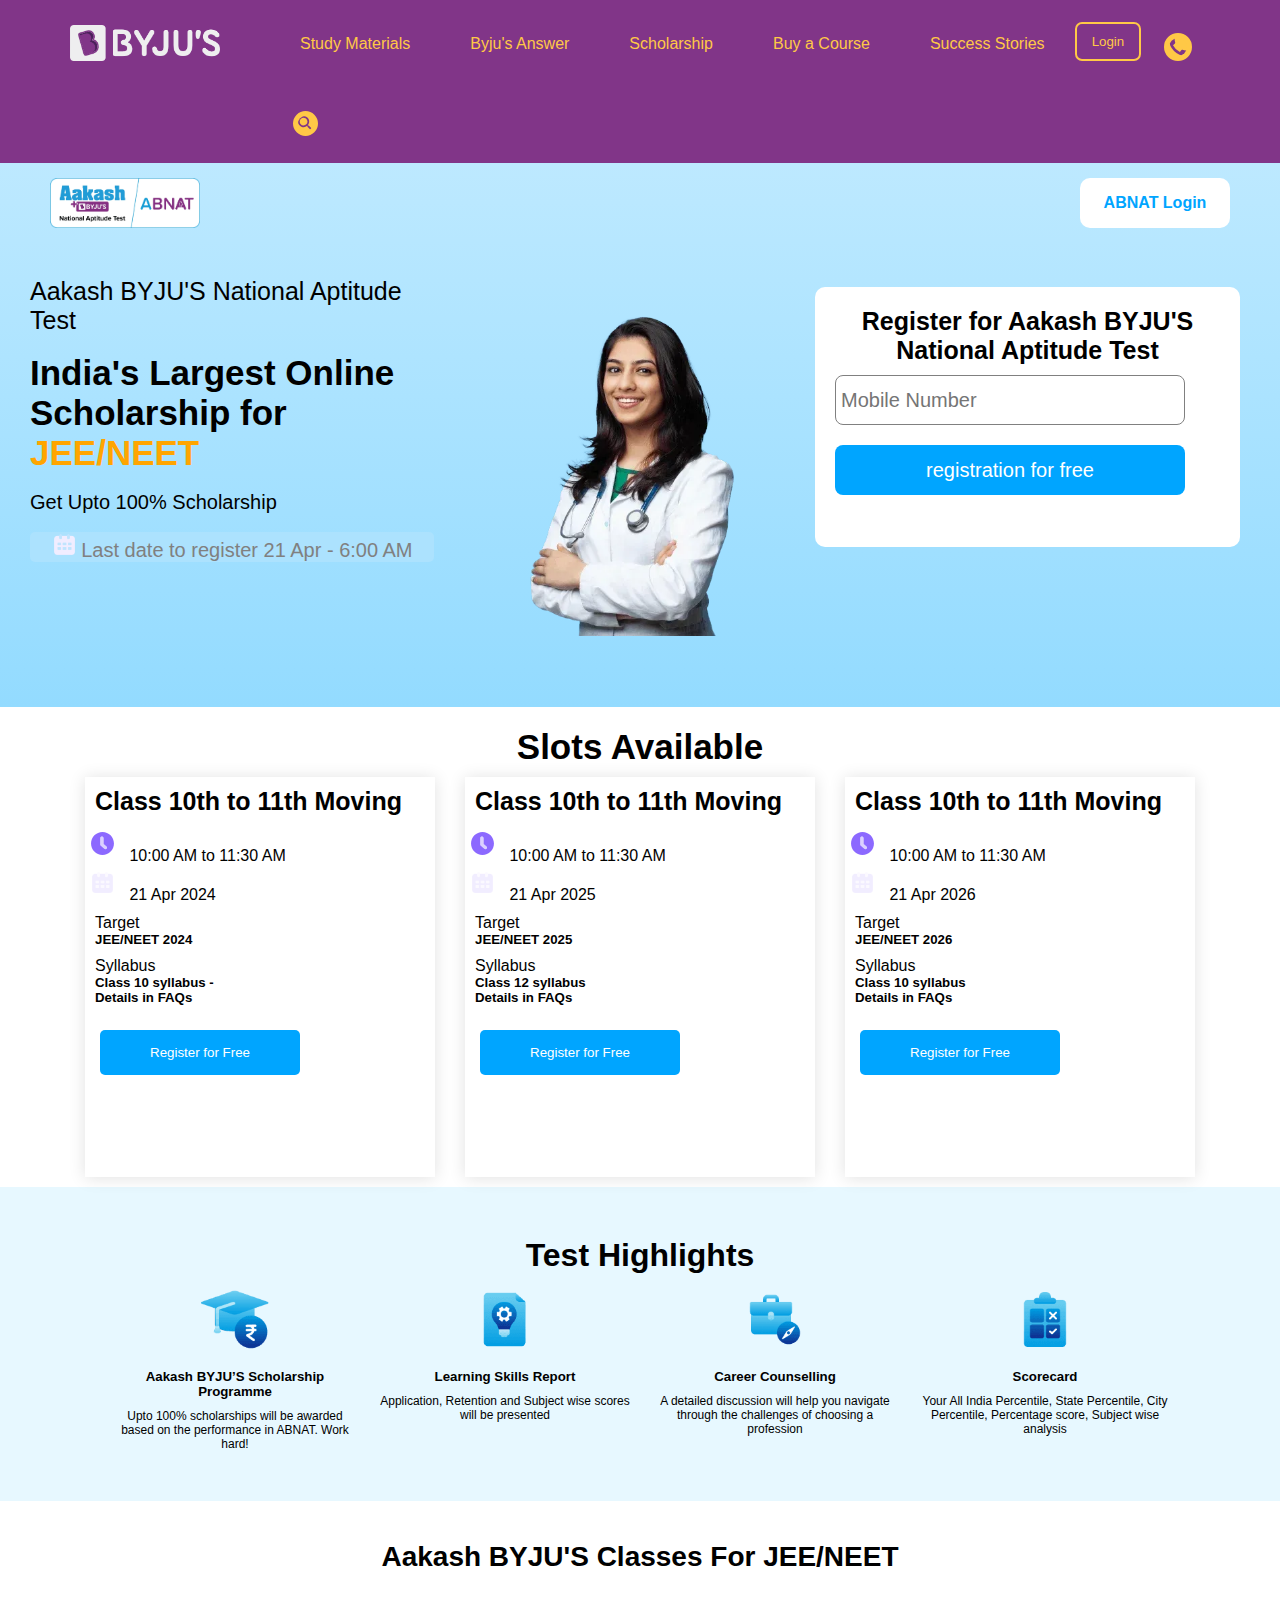
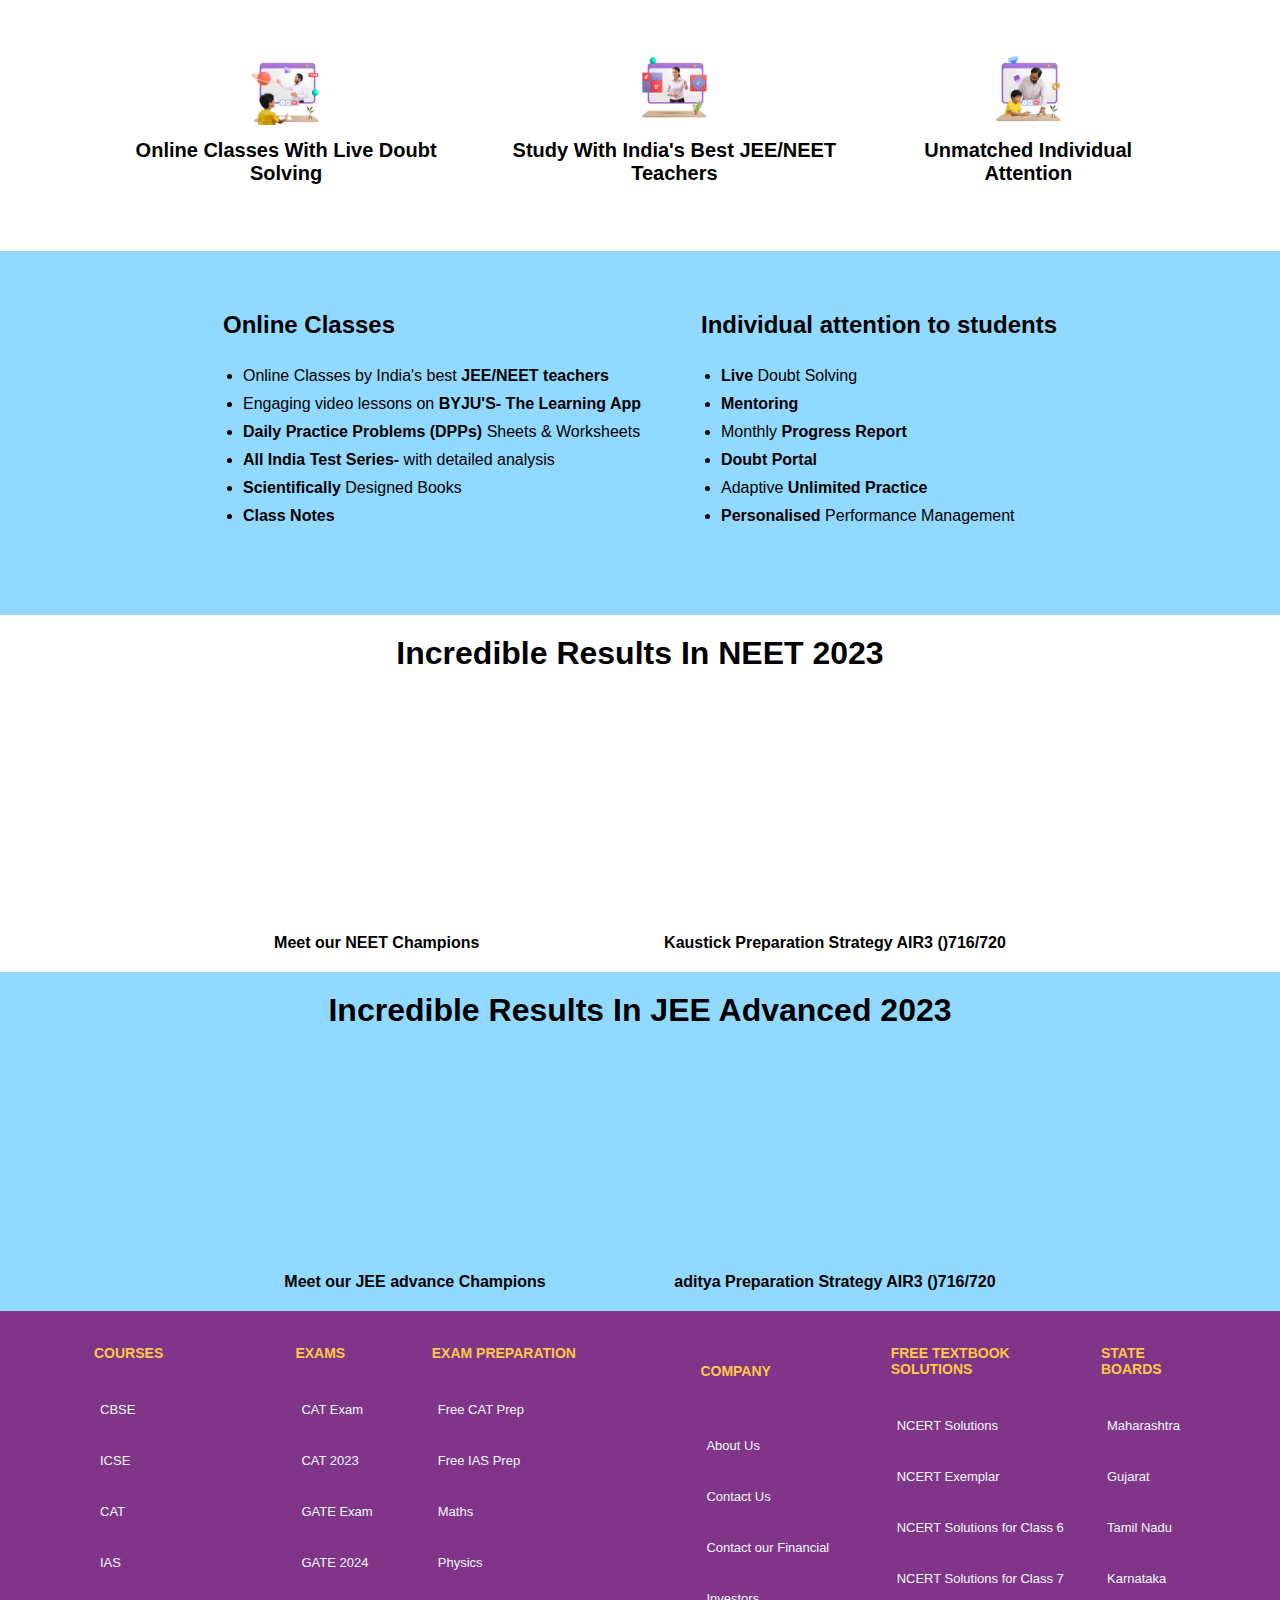
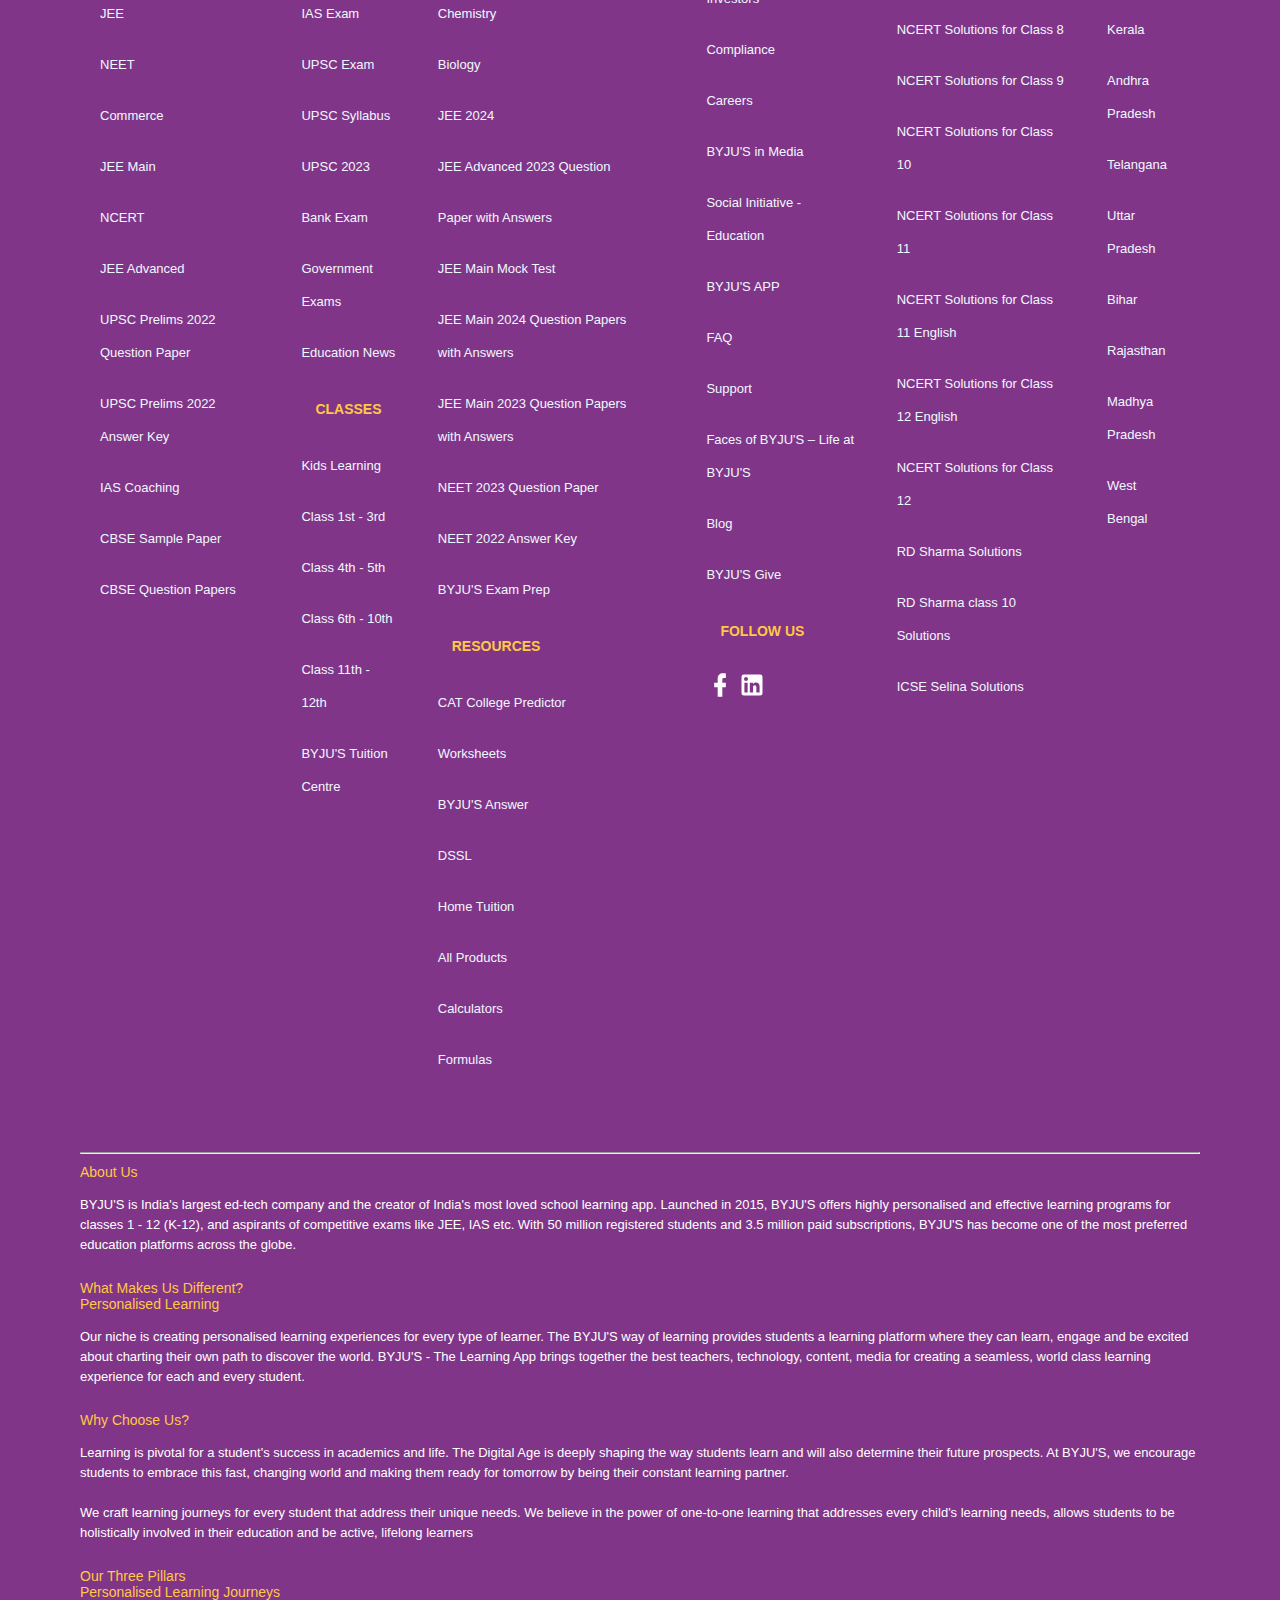
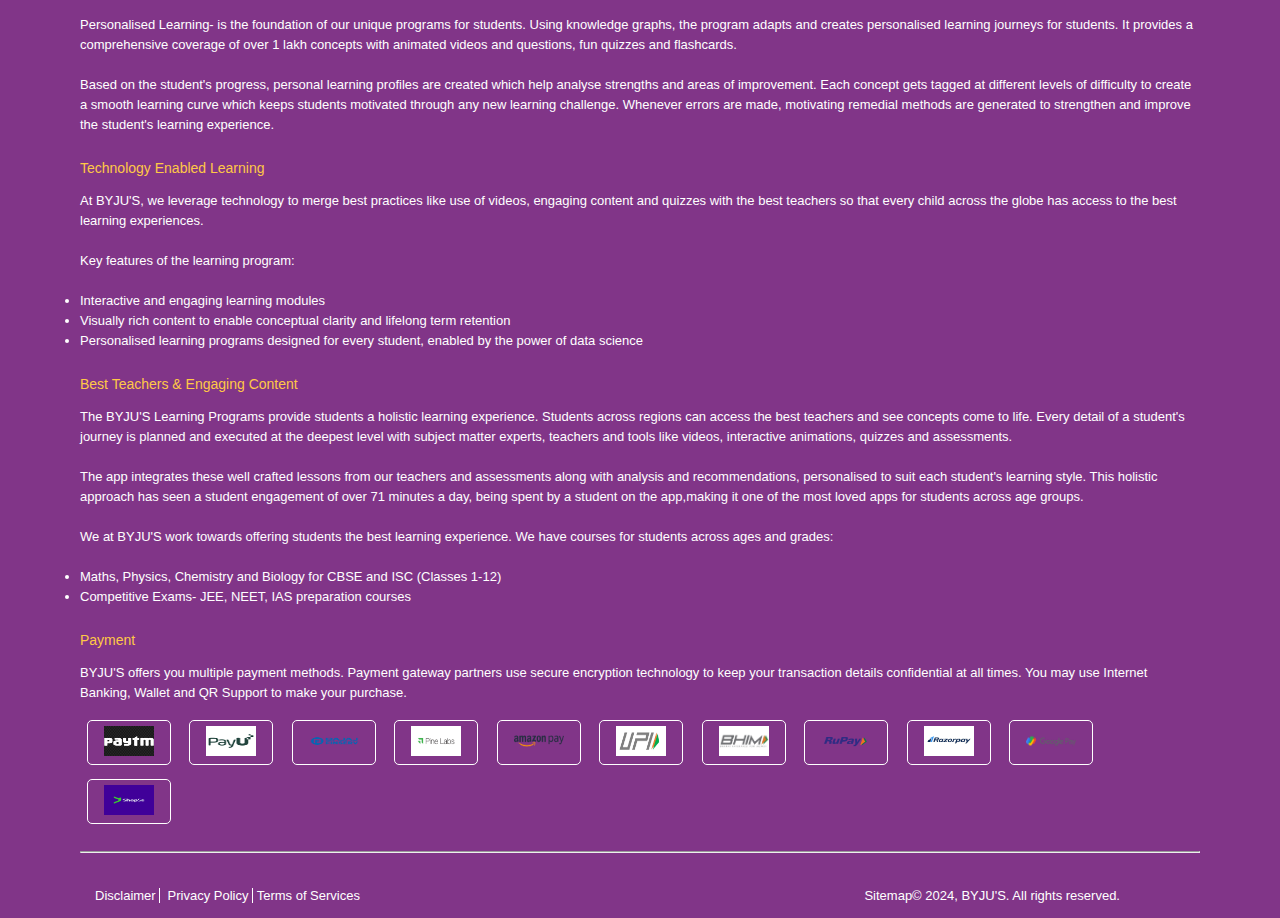
<file: ibastclass2.html>
<!DOCTYPE html>
<html lang="en">

<head>
    <meta charset="UTF-8">
    <meta name="viewport" content="width=device-width, initial-scale=1.0">
    <title>ibast class2</title>
    <link rel="stylesheet" href="/assets/css/ibastclass 2.css">
    <link rel="stylesheet" href="/assets/css/htmlheader3.css">
    <link rel="icon" type="image/x-icon" href="/assets/uploads/logo/Byjus-icon.svg">
</head>

<body>

    <nav class="nav-area">
        
        <ul>
            <li><a href="/index.html"><img src="/assets/uploads/images/headerbyjus.png" alt="" class="headerimage"></a></li>

            <li> <a href=" #" class="">Study Materials</a>
                <ul class="asd">
                    <!-- <li> <a href="#">Kids Learning</a>
                        <ul>
                            
                        </ul>

                    </li> -->
                    <li> <a href="#">Classes</a>
                        <ul>
                            <li><a href="/classes.html">Class 1-3</a></li>
                           
                        </ul>

                    </li>
                    
                    <li> <a href="/kidslearning.html">Kids Learning</a>
                        <li> <a href="#">Support</a>
                            <ul>
                                <li> <a href="/Complaint.html">Complaints</a></li>
                                <li> <a href="/support1.html">Customer Care</a></li>
                            </ul>
                        </li>    
                    
    
                </ul>


            </li>
            <li> <a href="/byjusanswer.html">Byju's Answer</a></li>
            <li> <a href=" #">Scholarship</a>
                <ul>
                    <li><a href="/ibast.html">i-BAST</a></li>
                    <li><a href="/ibastclass.html">BNAT Class 11-12</a></li>
                   
                </ul>
            </li>
            <!-- <li> <a href=" #">BTC</a>
                <ul>
                    <li><a href="">Byju's Tution center</a></li>
                    <li><a href="">Tution in North Zone</a></li>
                    <li><a href="">Tution in West Zone</a></li>
                </ul>

            </li> -->
            <li> <a href="/bycourse.html">Buy a Course</a></li>
            <li> <a href="/successtories.html">Success Stories</a></li>
            </li>
            <li> <button>Login</button></li>
            <li><img src="/assets/uploads/logo/header-phone.svg" alt="" class="header-phone" ></li>
            <li><img src="/assets/uploads/logo/headersearch.png" alt="" class="header-search"></li>
        </ul>
           
        <!-- <img src="/assets/uploads/logo/headerphone.png" alt="" class="header-phone" >
        <img src="/assets/uploads/logo/headersearch.png" alt="" class="header-search"> -->
        
    </nav>



    <div>
        <div class="card9">
            <div class="card9sub">
                <img src="/assets/uploads/images/logo_350843abb5.webp" alt="logimg" class="imglog">
                <button class="logincard9">ABNAT Login</button>
            </div>
            <div>
                <div class="card9sub1">
                    <div class="card9sub2">
                        <div class="contentcard9">
                            <p class="contpara1">Aakash BYJU'S National Aptitude Test</p><br>
                            <h3 class="conthead">India's Largest Online Scholarship for <span
                                    style="color: orange;">JEE/NEET</span></h3><br>
                            <p class="contpara2">Get Upto 100% Scholarship</p><br>
                            <div class="spandiv"><img src="/assets/uploads/images/registerIcon.webp" alt="regilog"
                                    class="callog">
                                <span class="spancard9">Last date to register 21 Apr - 6:00 AM</span>
                            </div>
                        </div>
                        <div><img src="/assets/uploads/images/Student_1_b4dc44c8ca_95ac387d03.webp" alt="stdlogo"
                                class="stdimg"></div>

                    </div>
                    <div class="formregsub">
                        <div class="formreg">
                            <h5 class="formheading">Register for Aakash BYJU'S National Aptitude Test</h5>
                            <input type="text" placeholder="Mobile Number" class="forminput"><br>
                            <button class="regbtn">registration for free</button>

                        </div>

                    </div>

                </div>
            </div>
        </div>
        <!-- card10 -->
        <div class="card10bgdiv">
            <h1 class="card10mainheading">Slots Available</h1>
            <div class="card10sub">
                <div class="card10sub1">
                    <h2 class="card10heading">Class 10th to 11th Moving</h2>
                    <div><img src="/assets/uploads/images/time.dd7bde0c.svg" alt="timelogo" class="card10img">
                        <span class="spancard10">10:00 AM to 11:30 AM</span>
                    </div>
                    <div><img src="/assets/uploads/images/registerIcon.webp" alt="timelogo" class="card10img">
                        <span class="spancard10">21 Apr 2024</span>
                    </div>
                    <div class="sectionDiv10">
                        <p>Target</p>
                        <h5>JEE/NEET 2024</h5>
                    </div>
                    <div class="sectionDiv10">
                        <p>Syllabus</p>
                        <h5>Class 10 syllabus - <br>Details in FAQs</h5>
                    </div>
                    <button class="card10btn">Register for Free</button>
                </div>
                <div class="card10sub1">
                    <h2 class="card10heading">Class 10th to 11th Moving</h2>
                    <div><img src="/assets/uploads/images/time.dd7bde0c.svg" alt="timelogo" class="card10img">
                        <span class="spancard10">10:00 AM to 11:30 AM</span>
                    </div>
                    <div><img src="/assets/uploads/images/registerIcon.webp" alt="timelogo" class="card10img">
                        <span class="spancard10">21 Apr 2025</span>
                    </div>
                    <div class="sectionDiv10">
                        <p>Target</p>
                        <h5>JEE/NEET 2025</h5>
                    </div>
                    <div class="sectionDiv10">
                        <p>Syllabus</p>
                        <h5>Class 12 syllabus <br> Details in FAQs</h5>
                    </div>
                    <button class="card10btn">Register for Free</button>
                </div>
                <div class="card10sub1">
                    <h2 class="card10heading">Class 10th to 11th Moving</h2>
                    <div><img src="/assets/uploads/images/time.dd7bde0c.svg" alt="timelogo" class="card10img">
                        <span class="spancard10">10:00 AM to 11:30 AM</span>
                    </div>
                    <div><img src="/assets/uploads/images/registerIcon.webp" alt="timelogo" class="card10img">
                        <span class="spancard10">21 Apr 2026</span>
                    </div>
                    <div class="sectionDiv10">
                        <p>Target</p>
                        <h5>JEE/NEET 2026</h5>
                    </div>
                    <div class="sectionDiv10">
                        <p>Syllabus</p>
                        <h5>Class 10 syllabus <br> Details in FAQs</h5>
                    </div>
                    <button class="card10btn">Register for Free</button>
                </div>
            </div>


        </div>
        <!-- card11 -->
        <div class="card11main">
            <h1 class="card11heading">Test Highlights</h1>
            <div class="card11">

                <div class="card11sub">
                    <div class="imgdiv">
                        <img src="/assets/uploads/images/Data_Interpretation_3_17cca58ab2.png" alt="scholorship"
                        class="imgcard11">
                    </div>
                        <div class="contentside">
                            <h5>Aakash BYJU’S Scholarship Programme</h5>
                            <p>Upto 100% scholarships will be awarded based on the performance in ABNAT. Work hard!</p>
                        </div>
                    
                </div>

                
                    <div class="card11sub">
                        <div class="imgdiv">
                            <img src="/assets/uploads/images/Data_Interpretation_d3118006e4.png" alt="learning"
                            class="imgcard11">
                        </div>
                        <div class="contentside">
                        <h5>Learning Skills Report</h5>
                        <p>Application, Retention and Subject wise scores will be presented</p>
                    </div>
                    </div>
                
                
                    <div class="card11sub">
                        <div class="imgdiv">
                            <img src="/assets/uploads/images/Data_Interpretation_2_2d4439a320.png" alt="career councelling"
                            class="imgcard11">
                        </div>
                        <div class="contentside">
                        <h5>Career Counselling</h5>
                        <p>A detailed discussion will help you navigate through the challenges of choosing a profession</p>
                    </div>
                    </div>
                
                <div class="card11sub">
                    <div class="imgdiv">
                        <img src="/assets/uploads/images/Data_Interpretation_1_261a3ebacc.png" alt="scorecard2"
                        class="imgcard11">
                    </div>
                    <div class="contentside">
                    <h5>Scorecard</h5>
                    <p>Your All India Percentile, State Percentile, City Percentile, Percentage score, Subject wise
                        analysis</p></div>
                </div>
            </div>


        </div>

        <!-- card12 -->
        <div class="card12">
                <h1>Aakash BYJU'S Classes For JEE/NEET</h1>
            <div class="card12sub1">
                <div class="card12sub">
                    <img src="/assets/uploads/images/Frame_4_2eae01ed35 - Copy.png" alt="" class="card12img">
                    <h2>Online Classes With Live Doubt Solving</h2>
                </div>
                <div class="card12sub">
                    <img src="/assets/uploads/images/Frame_5_64fd541b53 - Copy.png" alt="" class="card12img">
                    <h2>Study With India's Best JEE/NEET Teachers</h2>
                </div>
                <div class="card12sub">
                    <img src="/assets/uploads/images/Frame_6_e57dfeedc8 - Copy.png" alt="" class="card12img">
                    <h2>Unmatched Individual Attention</h2>
                </div>
            </div>
        </div>
        <!-- card13 -->
        <div class="card13">
            <div class="card13sub">
                <div class="card13sub1">
                <h2>Online Classes</h2>
                    <ul>
                        <li>Online Classes by India's best <span class="boldspan">JEE/NEET teachers</span></li>
                        <li>Engaging video lessons on <span class="boldspan">BYJU'S- The Learning App</span></li>
                        <li><span class="boldspan">Daily Practice Problems (DPPs)</span> Sheets & Worksheets</li>
                        <li><span class="boldspan">All India Test Series-</span> with detailed analysis</li>
                        <li><span class="boldspan">Scientifically </span>Designed Books</li>
                        <li><span class="boldspan">Class Notes</span></li>
                    
                    </ul>
                </div>
                <div class="card13sub1">
                    <h2>Individual attention to students</h2>
                        <ul>
                            <li><span class="boldspan">Live </span>Doubt Solving</li>
                            <li><span class="boldspan">Mentoring</span></li>
                            <li>Monthly <span class="boldspan">Progress Report</span></li>
                            <li><span class="boldspan">Doubt Portal</span></li>
                            <li> Adaptive <span class="boldspan">Unlimited Practice</span></li>
                            <li><span class="boldspan">Personalised </span>Performance Management</li>
                        
                        </ul>
                </div>
            </div>
        </div>
        <!-- card14 -->
        <div class="card14main">
            <h1 class="card14heading">Incredible Results In NEET 2023</h1>
            <div class="card14sub">
                <div class="card14video">
                    <div>
                    <iframe width="315" height="240" src="https://www.youtube.com/embed/ojAu7jjzbWk?list=PL8yzSJkwFafNt3Zb2HnuG5CC6hzZxhyFK" 
                    title="NEET (UG) 2023 - Aakashians are Champions Again!" frameborder="0" allow="accelerometer; autoplay; clipboard-write; 
                    encrypted-media; gyroscope; picture-in-picture; web-share" referrerpolicy="strict-origin-when-cross-origin" allowfullscreen></iframe></div><br>
                    <h5 class="vidoheading">Meet our NEET Champions</h5>
                </div>
                <div class="card14video">
                    <div>
                    <iframe width="315" height="240" src="https://www.youtube.com/embed/lSy2IZcX8OU" title="Kaustav Bauri Shares His Preparation Strategy | AIR 3 (716/720), NEET (UG) 2023 Result"
                     frameborder="0" allow="accelerometer; autoplay; clipboard-write; encrypted-media; gyroscope; picture-in-picture; web-share" referrerpolicy="strict-origin-when-cross-origin" allowfullscreen></iframe></div><br>
                     <h5 class="vidoheading">Kaustick Preparation Strategy AIR3 ()716/720</h5>
                </div>
                
            </div>

            
            
        </div>
        <!-- card15 -->
        <div class="card15main">
            <h1 class="card14heading">Incredible Results In JEE Advanced 2023</h1>
            <div class="card14sub">
                <div class="card14video">
                    <div>
                        <iframe width="315" height="240" src="https://www.youtube.com/embed/NWvPRNIDTqc?list=PL8yzSJkwFafNUjA7hgLUwchI1vjviafzb" title="JEE (Advanced) 2023 - Aakashians are Champions Again!" frameborder="0" allow="accelerometer; autoplay; 
                        clipboard-write; encrypted-media; gyroscope; picture-in-picture; web-share" referrerpolicy="strict-origin-when-cross-origin" allowfullscreen></iframe>
                    </div>
                    <h5 class="vidoheading">Meet our JEE advance Champions</h5>
                </div>
                <div class="card14video">
                    <div>
                        <iframe width="315" height="240" src="https://www.youtube.com/embed/S6uG9QEyh0E" title="JEE Topper&#39;s Guide to Handling Pressure, Stress and Rising As a True Champion | Aakash BYJU&#39;S" frameborder="0" allow="accelerometer; autoplay; 
                        clipboard-write; encrypted-media; gyroscope; picture-in-picture; web-share" referrerpolicy="strict-origin-when-cross-origin" allowfullscreen></iframe>
                    </div>
                     <h5 class="vidoheading">aditya Preparation Strategy AIR3 ()716/720</h5>
                </div>
                
            </div>

            
            
        </div>
        

        <!-- footer -->
        <div class="footer">
            <div class="footer-col-all">
                <div class="footer-list">
                    <h3>COURSES</h3>
                    <ul>
                        <a href="">
                            <li>CBSE</li>
                        </a>
                        <a href="">
                            <li>ICSE</li>
                        </a>
                        <a href="">
                            <li>CAT</li>
                        </a>
                        <a href="">
                            <li>IAS</li>
                        </a>
                        <a href="">
                            <li>JEE</li>
                        </a>
                        <a href="">
                            <li>NEET</li>
                        </a>
                        <a href="">
                            <li>Commerce</li>
                        </a>
                        <a href="">
                            <li>JEE Main</li>
                        </a>
                        <a href="">
                            <li>NCERT</li>
                        </a>
                        <a href="">
                            <li>JEE Advanced</li>
                        </a>
                        <a href="">
                            <li>UPSC Prelims 2022 Question Paper</li>
                        </a>
                        <a href="">
                            <li>UPSC Prelims 2022 Answer Key</li>
                        </a>
                        <a href="">
                            <li>IAS Coaching</li>
                        </a>
                        <a href="">
                            <li>CBSE Sample Paper</li>
                        </a>
                        <a href="">
                            <li>CBSE Question Papers</li>
                        </a>
                    </ul>
                </div>
                <div class="footer-list">
                    <h3>EXAMS</h3>
                    <ul>
                        <a href="">
                            <li>CAT Exam</li>
                        </a>
                        <a href="">
                            <li>CAT 2023</li>
                        </a>
                        <a href="">
                            <li>GATE Exam</li>
                        </a>
                        <a href="">
                            <li>GATE 2024</li>
                        </a>
                        <a href="">
                            <li>IAS Exam</li>
                        </a>
                        <a href="">
                            <li>UPSC Exam</li>
                        </a>
                        <a href="">
                            <li>UPSC Syllabus</li>
                        </a>
                        <a href="">
                            <li>UPSC 2023</li>
                        </a>
                        <a href="">
                            <li>Bank Exam</li>
                        </a>
                        <a href="">
                            <li>Government Exams</li>
                        </a>
                        <a href="">
                            <li>Education News</li>
                        </a>
                        <h3>CLASSES</h3>
                        <a href="">
                            <li>Kids Learning</li>
                        </a>
                        <a href="">
                            <li>Class 1st - 3rd</li>
                        </a>
                        <a href="">
                            <li>Class 4th - 5th</li>
                        </a>
                        <a href="">
                            <li>Class 6th - 10th</li>
                        </a>
                        <a href="">
                            <li>Class 11th - 12th</li>
                        </a>
                        <a href="">
                            <li>BYJU'S Tuition Centre</li>
                        </a>
                    </ul>
                </div>
                <div class="footer-list">
                    <h3>EXAM PREPARATION</h3>
                    <ul>
                        <a href="">
                            <li>Free CAT Prep</li>
                        </a>
                        <a href="">
                            <li>Free IAS Prep</li>
                        </a>
                        <a href="">
                            <li>Maths</li>
                        </a>
                        <a href="">
                            <li>Physics</li>
                        </a>
                        <a href="">
                            <li>Chemistry</li>
                        </a>
                        <a href="">
                            <li>Biology</li>
                        </a>
                        <a href="">
                            <li>JEE 2024</li>
                        </a>
                        <a href="">
                            <li id="jee">JEE Advanced 2023 Question</li>
                        </a>
                        <a href="">
                            <li>Paper with Answers</li>
                        </a>
                        <a href="">
                            <li>JEE Main Mock Test</li>
                        </a>
                        <a href="">
                            <li>JEE Main 2024 Question Papers with Answers</li>
                        </a>
                        <a href="">
                            <li>JEE Main 2023 Question Papers with Answers</li>
                        </a>
                        <a href="">
                            <li>NEET 2023 Question Paper</li>
                        </a>
                        <a href="">
                            <li>NEET 2022 Answer Key</li>
                        </a>
                        <a href="">
                            <li>BYJU'S Exam Prep</li>
                        </a>
                        <h3>RESOURCES</h3>
                        <a href="">
                            <li>CAT College Predictor</li>
                        </a>
                        <a href="">
                            <li>Worksheets</li>
                        </a>
                        <a href="">
                            <li>BYJU'S Answer</li>
                        </a>
                        <a href="">
                            <li>DSSL</li>
                        </a>
                        <a href="">
                            <li>Home Tuition</li>
                            <a href="">
                                <li>All Products</li>
                                <a href="">
                                    <li>Calculators</li>
                                    <a href="">
                                        <li>Formulas</li>
                    </ul>
                </div>
                <div class="footer-list">
                    <h3>COMPANY</h3>
                    <ul>
                        <a href="">
                            <li>About Us</li>
                        </a>
                        <a href="">
                            <li>Contact Us</li>
                        </a>
                        <a href="">
                            <li>Contact our Financial</li>
                        </a>
                        <a href="">
                            <li>Investors</li>
                        </a>
                        <a href="">
                            <li>Compliance</li>
                        </a>
                        <a href="">
                            <li>Careers</li>
                        </a>
                        <a href="">
                            <li>BYJU'S in Media</li>
                        </a>
                        <a href="">
                            <li>Social Initiative - Education</li>
                        </a>
                        <a href="">
                            <li>BYJU'S APP</li>
                        </a>
                        <a href="">
                            <li>FAQ</li>
                        </a>
                        <a href="">
                            <li>Support</li>
                        </a>
                        <a href="">
                            <li>Faces of BYJU'S – Life at BYJU'S</li>
                        </a>
                        <a href="">
                            <li>Blog</li>
                        </a>
                        <a href="">
                            <li>BYJU'S Give</li>
                        </a>
                        <h3>FOLLOW US</h3>
                        <a href="">
                            <li><img src="/assets/uploads/logo/footerfacebook.png" alt="">
                                <img src="/assets/uploads/logo/footerlindln.png" alt="">
                            </li>
                        </a>
                    </ul>
                </div>
                <div class="footer-list">
                    <h3>FREE TEXTBOOK SOLUTIONS</h3>
                    <ul>

                        <a href="">
                            <li>NCERT Solutions</li>
                        </a>
                        <a href="">
                            <li>NCERT Exemplar</li>
                        </a>
                        <a href="">
                            <li>NCERT Solutions for Class 6</li>
                        </a>
                        <a href="">
                            <li>NCERT Solutions for Class 7</li>
                        </a>
                        <a href="">
                            <li>NCERT Solutions for Class 8</li>
                        </a>
                        <a href="">
                            <li>NCERT Solutions for Class 9</li>
                        </a>
                        <a href="">
                            <li>NCERT Solutions for Class 10</li>
                        </a>
                        <a href="">
                            <li>NCERT Solutions for Class 11</li>
                        </a>
                        <a href="">
                            <li>NCERT Solutions for Class 11 English</li>
                        </a>
                        <a href="">
                            <li>NCERT Solutions for Class 12 English</li>
                        </a>
                        <a href="">
                            <li>NCERT Solutions for Class 12</li>
                        </a>
                        <a href="">
                            <li>RD Sharma Solutions</li>
                        </a>
                        <a href="">
                            <li>RD Sharma class 10 Solutions </li>
                        </a>
                        <a href="">
                            <li>ICSE Selina Solutions</li>
                        </a>
                    </ul>
                </div>
                <div class="footer-list">
                    <h3>STATE BOARDS</h3>
                    <ul>

                        <a href="">
                            <li>Maharashtra</li>
                        </a>
                        <a href="">
                            <li>Gujarat</li>
                        </a>
                        <a href="">
                            <li>Tamil Nadu</li>
                        </a>
                        <a href="">
                            <li>Karnataka</li>
                        </a>
                        <a href="">
                            <li>Kerala</li>
                        </a>
                        <a href="">
                            <li>Andhra Pradesh</li>
                        </a>
                        <a href="">
                            <li>Telangana</li>
                        </a>
                        <a href="">
                            <li>Uttar Pradesh</li>
                        </a>
                        <a href="">
                            <li>Bihar</li>
                        </a>
                        <a href="">
                            <li>Rajasthan</li>
                        </a>
                        <a href="">
                            <li>Madhya Pradesh</li>
                        </a>
                        <a href="">
                            <li>West Bengal</li>
                        </a>
                    </ul>
                </div>
            </div>
            <div class="footer-content">
                <hr>
                <div class="footer-content-head1">
                    About Us
                </div>
                <div class="footer-content-para1">
                    BYJU'S is India's largest ed-tech company and the creator of India's most loved school learning app.
                    Launched in 2015, BYJU'S offers highly personalised and effective learning programs for classes 1 -
                    12 (K-12), and aspirants of competitive exams like JEE, IAS etc. With 50 million registered students
                    and 3.5 million paid subscriptions, BYJU'S has become one of the most preferred education platforms
                    across the globe.
                </div>

                <div class="footer-content-head-2">
                    What Makes Us Different? <br>
                    Personalised Learning
                </div>
                <div class="footer-content-para-2">
                    Our niche is creating personalised learning experiences for every type of learner. The BYJU'S way of
                    learning provides students a learning platform where they can learn, engage and be excited about
                    charting their own path to discover the world. BYJU'S - The Learning App brings together the best
                    teachers, technology, content, media for creating a seamless, world class learning experience for
                    each and every student.
                </div>

                <div class="footer-content-head-2">
                    Why Choose Us?
                </div>
                <div class="footer-content-para-2">
                    Learning is pivotal for a student's success in academics and life. The Digital Age is deeply shaping
                    the way students learn and will also determine their future prospects. At BYJU'S, we encourage
                    students to embrace this fast, changing world and making them ready for tomorrow by being their
                    constant learning partner. <br> <br>


                    We craft learning journeys for every student that address their unique needs. We believe in the
                    power of one-to-one learning that addresses every child's learning needs, allows students to be
                    holistically involved in their education and be active, lifelong learners
                </div>

                <div class="footer-content-head-2">

                    Our Three Pillars <br>
                    Personalised Learning Journeys
                </div>
                <div class="footer-content-para-2">
                    Personalised Learning- is the foundation of our unique programs for students. Using knowledge
                    graphs, the program adapts and creates personalised learning journeys for students. It provides a
                    comprehensive coverage of over 1 lakh concepts with animated videos and questions, fun quizzes and
                    flashcards. <br> <br>
                    Based on the student's progress, personal learning profiles are created which help analyse strengths
                    and areas of improvement. Each concept gets tagged at different levels of difficulty to create a
                    smooth learning curve which keeps students motivated through any new learning challenge. Whenever
                    errors are made, motivating remedial methods are generated to strengthen and improve the student's
                    learning experience.
                </div>


                <div class="footer-content-head-2">
                    Technology Enabled Learning
                </div>
                <div class="footer-content-para-2">
                    At BYJU'S, we leverage technology to merge best practices like use of videos, engaging content and
                    quizzes with the best teachers so that every child across the globe has access to the best learning
                    experiences. <br> <br>
                    Key features of the learning program: <br> <br>
                    <ul>
                        <li>Interactive and engaging learning modules</li>
                        <li>Visually rich content to enable conceptual clarity and lifelong term retention</li>
                        <li>Personalised learning programs designed for every student, enabled by the power of data
                            science</li>
                    </ul>
                </div>

                <div class="footer-content-head-2">
                    Best Teachers & Engaging Content
                </div>
                <div class="footer-content-para-2">
                    The BYJU'S Learning Programs provide students a holistic learning experience. Students across
                    regions can access the best teachers and see concepts come to life. Every detail of a student's
                    journey is planned and executed at the deepest level with subject matter experts, teachers and tools
                    like videos, interactive animations, quizzes and assessments. <br><br>
                    The app integrates these well crafted lessons from our teachers and assessments along with analysis
                    and recommendations, personalised to suit each student's learning style. This holistic approach has
                    seen a student engagement of over 71 minutes a day, being spent by a student on the app,making it
                    one of the most loved apps for students across age groups.<br><br>
                    We at BYJU'S work towards offering students the best learning experience. We have courses for
                    students across ages and grades:<br><br>
                    <ul>
                        <li>Maths, Physics, Chemistry and Biology for CBSE and ISC (Classes 1-12)</li>
                        <li>Competitive Exams- JEE, NEET, IAS preparation courses</li>
                    </ul>

                </div>
                <div class="footer-content-head-2">
                    Payment
                </div>
                <div class="footer-content-para-2">
                    BYJU'S offers you multiple payment methods. Payment gateway partners use secure encryption
                    technology to keep your transaction details confidential at all times. You may use Internet Banking,
                    Wallet and QR Support to make your purchase.
                </div>

                <div class="buttons">
                    <button class="btn bts"><img src="/assets/uploads/logo/footerpaytm.png" alt=""></button>
                    <button class="btn bts"><img src="/assets/uploads/logo/footerpayu.png" alt=""></button>
                    <button class="btn bts"><img src="/assets/uploads/logo/footerbajajfinserv.png" alt=""></button>
                    <button class="btn bts"><img src="/assets/uploads/logo/footerpinelabs.png" alt=""></button>
                    <button class="btn bts"><img src="/assets/uploads/logo/footeramazonpay.png" alt=""></button>
                    <button class="btn bts"><img src="/assets/uploads/logo/footerupi.png" alt=""></button>
                    <button class="btn bts"><img src="/assets/uploads/logo/footerbhim.png" alt=""></button>
                    <button class="btn bts"><img src="/assets/uploads/logo/footerrupay.png" alt=""></button>
                    <button class="btn bts"><img src="/assets/uploads/logo/footerrazorpay.png" alt=""></button>
                    <button class="btn bts"><img src="/assets/uploads/logo/footergooglepay.png" alt=""></button>
                    <button class="btn bts"><img src="/assets/uploads/logo/footershopse.png" alt=""></button>
                </div>
                <hr />
            </div>

            <div class="footer-last">
                <div class="footer-last-par par1">
                    <p> Disclaimer <span class="vl"></span> &nbsp; Privacy Policy <span class="vl"></span>&nbsp;Terms of
                        Services</p>
                </div>
                <div class="footer-last-par">
                    <p class="footer-last-par1 rights">Sitemap© 2024, BYJU'S. All rights reserved.</p>
                </div>


            </div>
        </div>


    </div>

</body>

</html>
</file>
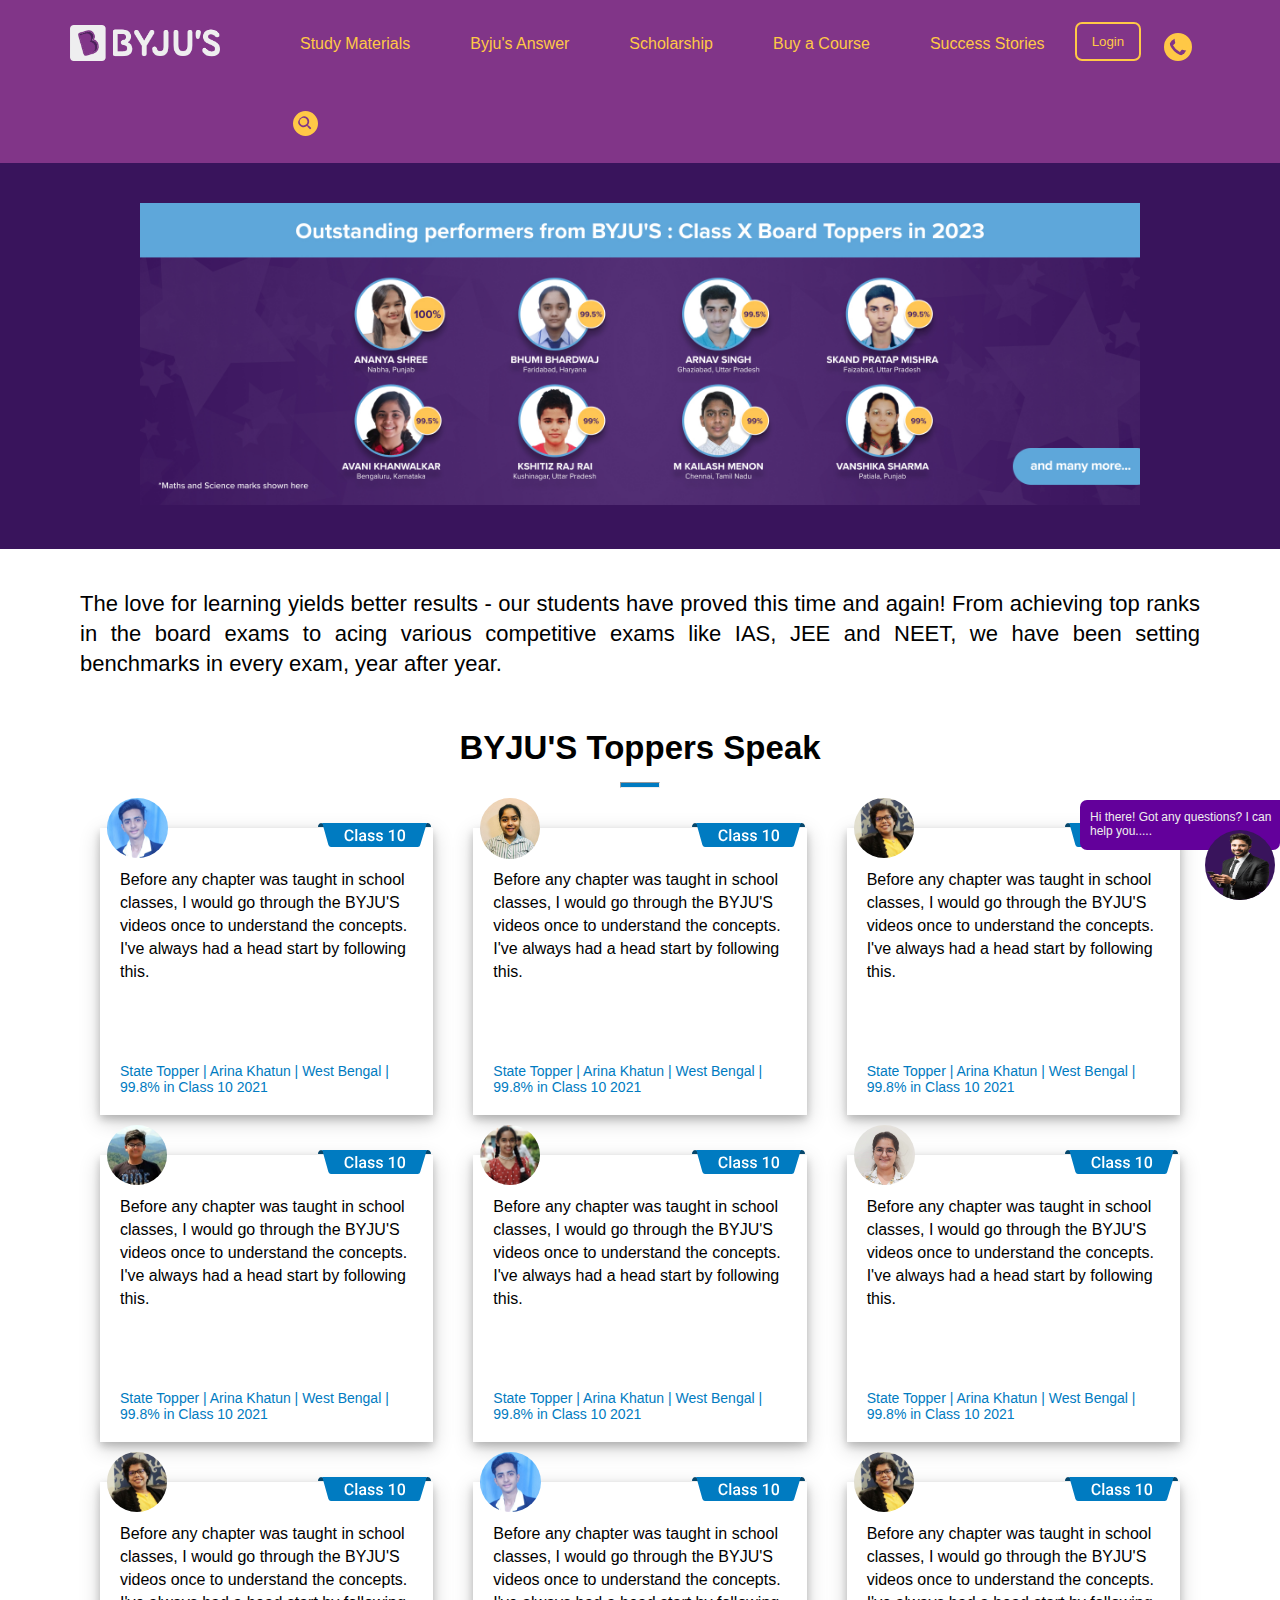
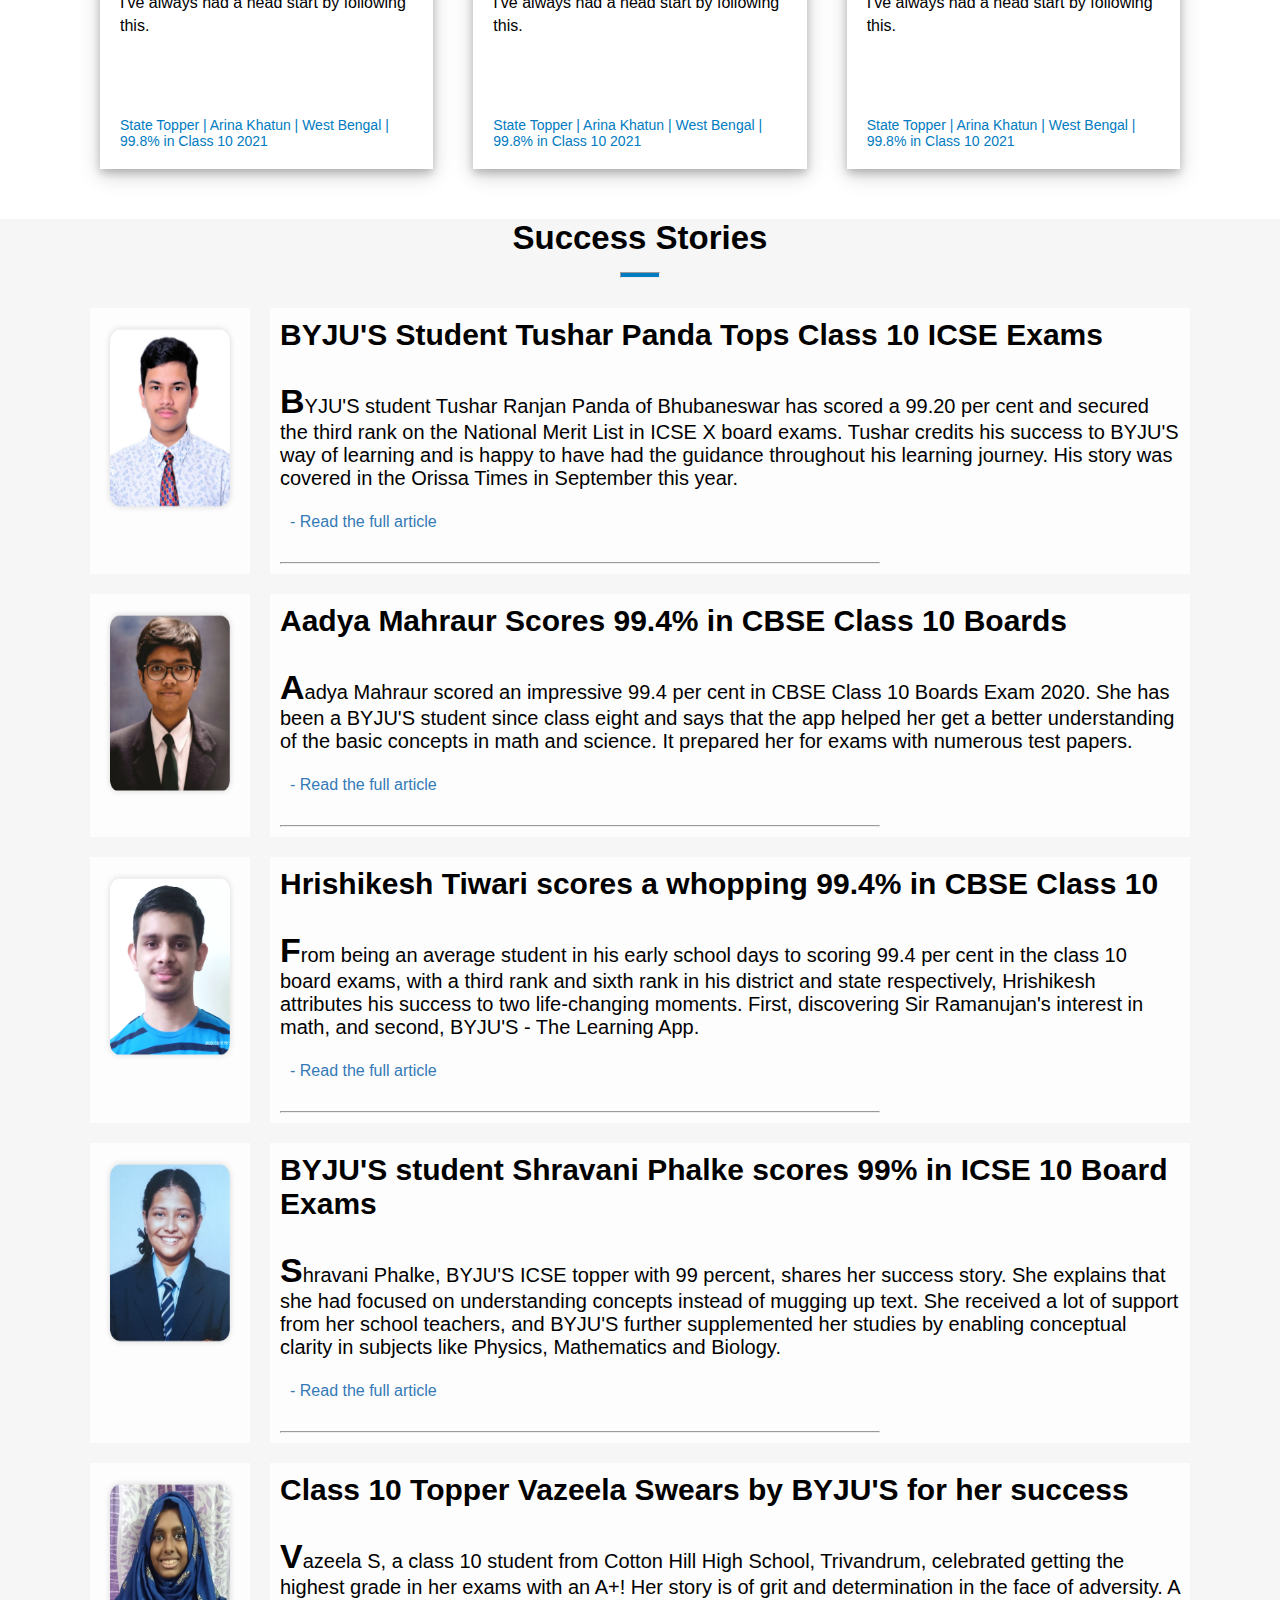
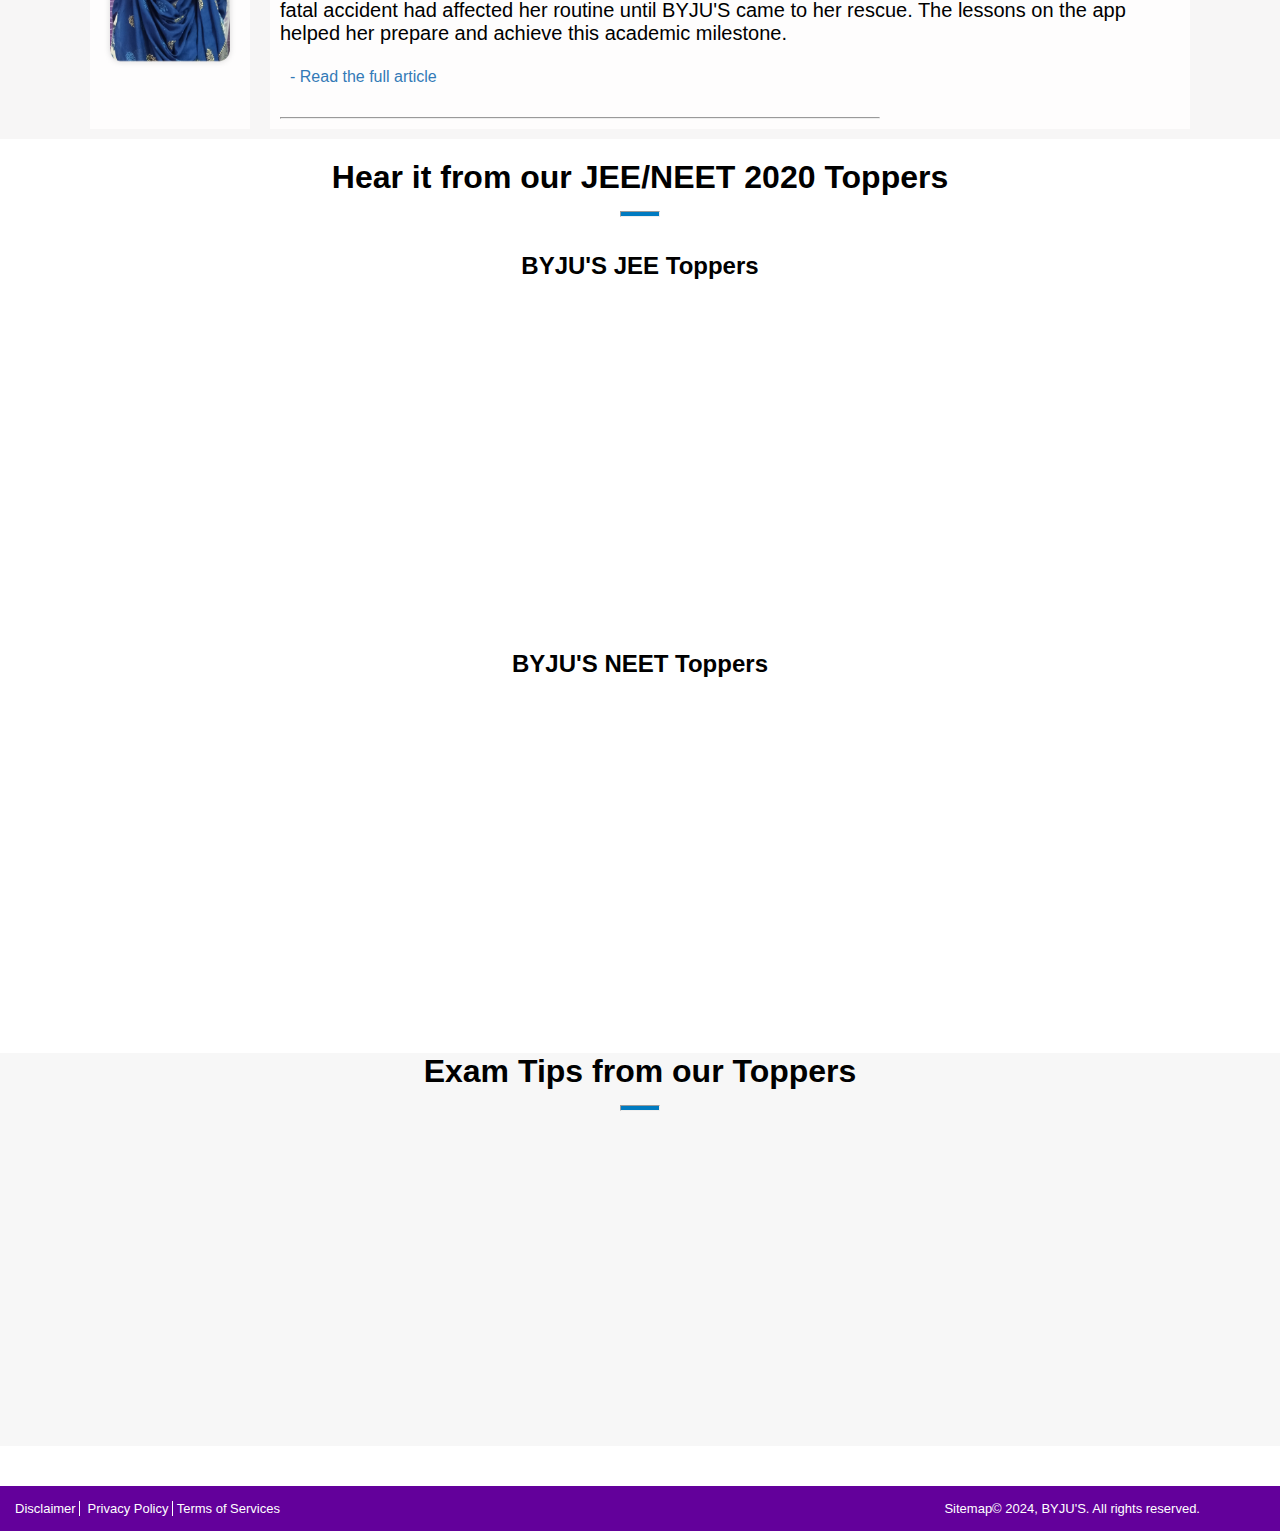
<file: successtories.html>
<!DOCTYPE html>
<html lang="en">
  <head>
    <meta charset="UTF-8" />
    <meta name="viewport" content="width=device-width, initial-scale=1.0" />
    <title>Success Stories</title>
    <link rel="stylesheet" href="/assets/css/successtories.css">
    <link rel="stylesheet" href="/assets/css/htmlheader2.css">
    <link rel="icon" type="image/x-icon" href="/assets/uploads/logo/Byjus-icon.svg">
  </head>
  <body>


    <nav class="nav-area">
        
      <ul>
          <li><a href="/index.html"><img src="/assets/uploads/images/headerbyjus.png" alt="" class="headerimage"></a></li>

          <li> <a href=" #" class="">Study Materials</a>
              <ul class="asd">
                  <!-- <li> <a href="#">Kids Learning</a>
                      <ul>
                          
                      </ul>

                  </li> -->
                  <li> <a href="#">Classes</a>
                      <ul>
                          <li><a href="/classes.html">Class 1-3</a></li>
                         
                      </ul>

                  </li>
                  
                  <li> <a href="/kidslearning.html">Kids Learning</a>
                      <li> <a href="#">Support</a>
                          <ul>
                              <li> <a href="/Complaint.html">Complaints</a></li>
                              <li> <a href="/support1.html">Customer Care</a></li>
                          </ul>
                      </li>    
                  
  
              </ul>


          </li>
          <li> <a href="/byjusanswer.html">Byju's Answer</a></li>
          <li> <a href=" #">Scholarship</a>
              <ul>
                  <li><a href="/ibast.html">i-BAST</a></li>
                  <li><a href="/ibastclass.html">BNAT Class 11-12</a></li>
                 
              </ul>
          </li>
          <!-- <li> <a href=" #">BTC</a>
              <ul>
                  <li><a href="">Byju's Tution center</a></li>
                  <li><a href="">Tution in North Zone</a></li>
                  <li><a href="">Tution in West Zone</a></li>
              </ul>

          </li> -->
          <li> <a href="/bycourse.html">Buy a Course</a></li>
          <li> <a href="/successtories.html">Success Stories</a></li>
          </li>
          <li> <button>Login</button></li>
          <li id="phone"><img src="/assets/uploads/logo/header-phone.svg" alt="" class="header-phone" ></li>
          <li ><img src="/assets/uploads/logo/headersearch.png" alt="" class="header-search"></li>
      </ul>
         
      <!-- <img src="/assets/uploads/logo/headerphone.png" alt="" class="header-phone" >
      <img src="/assets/uploads/logo/headersearch.png" alt="" class="header-search"> -->
      
  </nav>




















    <div class="successhead">
      <div class="successimg">
        <img
          src="/assets/uploads/images/successhead.png"
          alt="successhead-image"
        />
      </div>
    </div>
    <!-- cantainer -->
    <div class="container">
      <div class="par">
        <p>
          The love for learning yields better results - our students have proved
          this time and again! From achieving top ranks in the board exams to
          acing various competitive exams like IAS, JEE and NEET, we have been
          setting benchmarks in every
          <span class="cont-par-span">exam, year after year.</span>
        </p>
      </div>
      <!-- cards -->
     
      <div class="cardhead">
        <h1>BYJU'S Toppers Speak</h1>
        <hr />
      </div>
      <div class="cards">
  

    <div class="Toppers">
      <div class="card-item">
        <div class="cardimg1">
          <img src="/assets/uploads/images/sucesscard1.png" alt="" />
        </div>
        <div class="cardimg2">
          <img src="/assets/uploads/images/sucesscardside.png" alt="" />
        </div>
        <div class="cardpara">
          Before any chapter was taught in school classes, I would go through
          the BYJU'S videos once to understand the concepts. I've always had a
          head start by following this.
        </div>
        <div class="cardfoot">
          State Topper | Arina Khatun | West Bengal | 99.8% in Class 10 2021
        </div>
      </div>
      <div class="card-item">
        <div class="cardimg1">
          <img src="/assets/uploads/images/sucesscard2.png" alt="" />
        </div>
        <div class="cardimg2">
          <img src="/assets/uploads/images/sucesscardside.png" alt="" />
        </div>
        <div class="cardpara">
          Before any chapter was taught in school classes, I would go through
          the BYJU'S videos once to understand the concepts. I've always had a
          head start by following this.
        </div>
        <div class="cardfoot">
          State Topper | Arina Khatun | West Bengal | 99.8% in Class 10 2021
        </div>
      </div>
      <div class="card-item">
        <div class="cardimg1">
          <img src="/assets/uploads/images/sucesscard3.png" alt="" />
        </div>
        <div class="cardimg2">
          <img src="/assets/uploads/images/sucesscardside.png" alt="" />
        </div>
        <div class="cardpara">
          Before any chapter was taught in school classes, I would go through
          the BYJU'S videos once to understand the concepts. I've always had a
          head start by following this.
        </div>
        <div class="cardfoot">
          State Topper | Arina Khatun | West Bengal | 99.8% in Class 10 2021
        </div>
      </div>
      <div class="card-item items">
          <div class="cardimg1">
            <img src="/assets/uploads/images/sucesscard4.png" alt="" />
          </div>
          <div class="cardimg2">
            <img src="/assets/uploads/images/sucesscardside.png" alt="" />
          </div>
          <div class="cardpara">
            Before any chapter was taught in school classes, I would go through
            the BYJU'S videos once to understand the concepts. I've always had a
            head start by following this.
          </div>
          <div class="cardfoot">
            State Topper | Arina Khatun | West Bengal | 99.8% in Class 10 2021
          </div>
        </div>
  </div>



  


    <div class="Toppers">
        <div class="card-item">
          <div class="cardimg1">
            <img src="/assets/uploads/images/sucesscard4.png" alt="" />
          </div>
          <div class="cardimg2">
            <img src="/assets/uploads/images/sucesscardside.png" alt="" />
          </div>
          <div class="cardpara">
            Before any chapter was taught in school classes, I would go through
            the BYJU'S videos once to understand the concepts. I've always had a
            head start by following this.
          </div>
          <div class="cardfoot">
            State Topper | Arina Khatun | West Bengal | 99.8% in Class 10 2021
          </div>
        </div>
        <div class="card-item">
          <div class="cardimg1">
            <img src="/assets/uploads/images/sucesscard5.png" alt="" />
          </div>
          <div class="cardimg2">
            <img src="/assets/uploads/images/sucesscardside.png" alt="" />
          </div>
          <div class="cardpara">
            Before any chapter was taught in school classes, I would go through
            the BYJU'S videos once to understand the concepts. I've always had a
            head start by following this.
          </div>
          <div class="cardfoot">
            State Topper | Arina Khatun | West Bengal | 99.8% in Class 10 2021
          </div>
        </div>
        <div class="card-item">
          <div class="cardimg1">
            <img src="/assets/uploads/images/sucesscard6.png" alt="" />
          </div>
          <div class="cardimg2">
            <img src="/assets/uploads/images/sucesscardside.png" alt="" />
          </div>
          <div class="cardpara">
            Before any chapter was taught in school classes, I would go through
            the BYJU'S videos once to understand the concepts. I've always had a
            head start by following this.
          </div>
          <div class="cardfoot">
            State Topper | Arina Khatun | West Bengal | 99.8% in Class 10 2021
          </div>
        </div>
        <div class="card-item items">
            <div class="cardimg1">
              <img src="/assets/uploads/images/sucesscard4.png" alt="" />
            </div>
            <div class="cardimg2">
              <img src="/assets/uploads/images/sucesscardside.png" alt="" />
            </div>
            <div class="cardpara">
              Before any chapter was taught in school classes, I would go through
              the BYJU'S videos once to understand the concepts. I've always had a
              head start by following this.
            </div>
            <div class="cardfoot">
              State Topper | Arina Khatun | West Bengal | 99.8% in Class 10 2021
            </div>
          </div>
    </div>
    <div class="Toppers">
        <div class="card-item">
          <div class="cardimg1">
            <img src="/assets/uploads/images/sucesscard3.png" alt="" />
          </div>
          <div class="cardimg2">
            <img src="/assets/uploads/images/sucesscardside.png" alt="" />
          </div>
          <div class="cardpara">
            Before any chapter was taught in school classes, I would go through
            the BYJU'S videos once to understand the concepts. I've always had a
            head start by following this.
          </div>
          <div class="cardfoot">
            State Topper | Arina Khatun | West Bengal | 99.8% in Class 10 2021
          </div>
        </div>
        <div class="card-item">
          <div class="cardimg1">
            <img src="/assets/uploads/images/sucesscard1.png" alt="" />
          </div>
          <div class="cardimg2">
            <img src="/assets/uploads/images/sucesscardside.png" alt="" />
          </div>
          <div class="cardpara">
            Before any chapter was taught in school classes, I would go through
            the BYJU'S videos once to understand the concepts. I've always had a
            head start by following this.
          </div>
          <div class="cardfoot">
            State Topper | Arina Khatun | West Bengal | 99.8% in Class 10 2021
          </div>
        </div>
        <div class="card-item">
            <div class="cardimg1">
              <img src="/assets/uploads/images/sucesscard3.png" alt="" />
            </div>
            <div class="cardimg2">
              <img src="/assets/uploads/images/sucesscardside.png" alt="" />
            </div>
            <div class="cardpara">
              Before any chapter was taught in school classes, I would go through
              the BYJU'S videos once to understand the concepts. I've always had a
              head start by following this.
            </div>
            <div class="cardfoot">
              State Topper | Arina Khatun | West Bengal | 99.8% in Class 10 2021
            </div>
          </div>
        <div class="card-item items">
          <div class="cardimg1">
            <img src="/assets/uploads/images/sucesscard2.png" alt="" />
          </div>
          <div class="cardimg2">
            <img src="/assets/uploads/images/sucesscardside.png" alt="" />
          </div>
          <div class="cardpara">
            Before any chapter was taught in school classes, I would go through
            the BYJU'S videos once to understand the concepts. I've always had a
            head start by following this.
          </div>
          <div class="cardfoot">
            State Topper | Arina Khatun | West Bengal | 99.8% in Class 10 2021
          </div>
        </div>
      </div>
    </div>
</div>

    <!-- container end -->

    <!--  success stories-->
    <div class="succ-stories">
      <div class="succ-head" id="sucehr">
        <h1>Success Stories</h1>
        <hr />
      </div>
      <div class="profile-cards">
        <div class="Topperss">
        <div class="profile-card-item">
          <div class="profile-img">
            <img src="/assets/uploads/images/profilecard1.png" alt="" />
          </div>
        </div>

        <div class="profile-card-item">
            
          <div class="profile-head">
            <h1>BYJU'S Student Tushar Panda Tops Class 10 ICSE Exams</h1>
          </div>
          <div class="profile-par">
            <b>B</b>YJU'S student Tushar Ranjan Panda of Bhubaneswar has scored
            a 99.20 per cent and secured the third rank on the National Merit
            List in ICSE X board exams. Tushar credits his success to BYJU'S way
            of learning and is happy to have had the guidance throughout his
            learning journey. His story was covered in the Orissa Times in
            September this year.
          </div>
          <div class="profile-read-acnchor">
            <a href="">- Read the full article</a>
          </div>
          <div class="profile-hr">
            <hr />
          </div>
        </div>
    </div>
    <div class="Topperss">
        <div class="profile-card-item">
          <div class="profile-img">
            <img src="/assets/uploads/images/profilecard2.png" alt="" />
          </div>
        </div>
        <div class="profile-card-item">
          <div class="profile-head">
            <h1>Aadya Mahraur Scores 99.4% in CBSE Class 10 Boards</h1>
          </div>
          <div class="profile-par">
            <b>A</b>adya Mahraur scored an impressive 99.4 per cent in CBSE
            Class 10 Boards Exam 2020. She has been a BYJU'S student since class
            eight and says that the app helped her get a better understanding of
            the basic concepts in math and science. It prepared her for exams
            with numerous test papers.
          </div>
          <div class="profile-read-acnchor">
            <a href="">- Read the full article</a>
          </div>

          <div class="profile-hr">
            <hr />
          </div>
        </div>
    </div>
    <div class="Topperss">
        <div class="profile-card-item">
          <div class="profile-img">
            <img src="/assets/uploads/images/profilecard3.png" alt="" />
          </div>
        </div>
        <div class="profile-card-item">
          <div class="profile-head">
            <h1>Hrishikesh Tiwari scores a whopping 99.4% in CBSE Class 10</h1>
          </div>
          <div class="profile-par">
            <b>F</b>rom being an average student in his early school days to
            scoring 99.4 per cent in the class 10 board exams, with a third rank
            and sixth rank in his district and state respectively, Hrishikesh
            attributes his success to two life-changing moments. First,
            discovering Sir Ramanujan's interest in math, and second, BYJU'S -
            The Learning App.
          </div>
          <div class="profile-read-acnchor">
            <a href="">- Read the full article</a>
          </div>

          <div class="profile-hr">
            <hr />
          </div>
        </div>
    </div>
    <div class="Topperss">
        <div class="profile-card-item">
          <div class="profile-img">
            <img src="/assets/uploads/images/profilecard4.png" alt="" />
          </div>
        </div>
        <div class="profile-card-item">
          <div class="profile-head">
            <h1>
              BYJU'S student Shravani Phalke scores 99% in ICSE 10 Board Exams
            </h1>
          </div>
          <div class="profile-par">
            <b>S</b>hravani Phalke, BYJU'S ICSE topper with 99 percent, shares
            her success story. She explains that she had focused on
            understanding concepts instead of mugging up text. She received a
            lot of support from her school teachers, and BYJU'S further
            supplemented her studies by enabling conceptual clarity in subjects
            like Physics, Mathematics and Biology.
          </div>
          <div class="profile-read-acnchor">
            <a href="">- Read the full article</a>
          </div>

          <div class="profile-hr">
            <hr />
          </div>
        </div>
    </div>
    <div class="Topperss">
        <div class="profile-card-item">
          <div class="profile-img">
            <img src="/assets/uploads/images/profilecard5.png" alt="" />
          </div>
        </div>
        <div class="profile-card-item">
          <div class="profile-head">
            <h1>Class 10 Topper Vazeela Swears by BYJU'S for her success</h1>
          </div>
          <div class="profile-par">
            <b>V</b>azeela S, a class 10 student from Cotton Hill High School,
            Trivandrum, celebrated getting the highest grade in her exams with
            an A+! Her story is of grit and determination in the face of
            adversity. A fatal accident had affected her routine until BYJU'S
            came to her rescue. The lessons on the app helped her prepare and
            achieve this academic milestone.
          </div>
          <div class="profile-read-acnchor">
            <a href="">- Read the full article</a>
          </div>

          <div class="profile-hr">
            <hr />
          </div>
        </div>
    </div>
      </div>
    </div>

    <!-- student videprofile -->
    <div class="std-video">
      <div class="std-video-head">
        <h1>Hear it from our JEE/NEET 2020 Toppers</h1>
        <hr />
      </div>
      <div class="std-video-head2">
        <h2>BYJU'S JEE Toppers</h2>
      </div>

      <div class="std-videos">
        <iframe
          width="560"
          height="315"
          src="https://www.youtube.com/embed/rvwhML2jps8?si=tBTPT2Hj2phd4in8"
          title="YouTube video player"
          frameborder="0"
          allow="accelerometer; autoplay; clipboard-write; encrypted-media; gyroscope; picture-in-picture; web-share"
          referrerpolicy="strict-origin-when-cross-origin"
          allowfullscreen
        ></iframe>

        <iframe id="std-nee-jee"
          width="560"
          height="315"
          src="https://www.youtube.com/embed/34II7COv-DE?si=nbDY709ozmXVk0uX"
          title="YouTube video player"
          frameborder="0"
          allow="accelerometer; autoplay; clipboard-write; encrypted-media; gyroscope; picture-in-picture; web-share"
          referrerpolicy="strict-origin-when-cross-origin"
          allowfullscreen
        ></iframe>
      </div>

      <div class="std-video-head2">
        <h2>BYJU'S NEET Toppers</h2>
      </div>

      <div class="std-videos">
        <iframe
          width="560"
          height="315"
          src="https://www.youtube.com/embed/V1WX4McHm5c?si=kTf_8VywYS2GSSOr"
          title="YouTube video player"
          frameborder="0"
          allow="accelerometer; autoplay; clipboard-write; encrypted-media; gyroscope; picture-in-picture; web-share"
          referrerpolicy="strict-origin-when-cross-origin"
          allowfullscreen
        ></iframe>
        <iframe id="std-nee-jee1"
          width="560"
          height="315"
          src="https://www.youtube.com/embed/jN2YnuNt2Zs?si=6jdc_HN8Rc2_ldt-"
          title="YouTube video player"
          frameborder="0"
          allow="accelerometer; autoplay; clipboard-write; encrypted-media; gyroscope; picture-in-picture; web-share"
          referrerpolicy="strict-origin-when-cross-origin"
          allowfullscreen
        ></iframe>
      </div>
    </div>

    <!-- student videprofile exam toppers -->
    <div class="std-top-video toppers">
      <div class="std-video-head">
        <h1>Exam Tips from our Toppers</h1>
        <hr />
      </div>

      <div class="std-videos toppers">
        <iframe
          id="stdvi"
          width="560"
          height="315"
          src="https://www.youtube.com/embed/h8WMpPHbBjM?si=L5HWFFbTvvcUqOn-"
          title="YouTube video player"
          frameborder="0"
          allow="accelerometer; autoplay; clipboard-write; encrypted-media; gyroscope; picture-in-picture; web-share"
          referrerpolicy="strict-origin-when-cross-origin"
          allowfullscreen
        ></iframe>
        <iframe
          id="stdvi1"
          width="560"
          height="315"
          src="https://www.youtube.com/embed/vw8En2znn-A?si=1-pqJGQKuJQysY9R"
          title="YouTube video player"
          frameborder="0"
          allow="accelerometer; autoplay; clipboard-write; encrypted-media; gyroscope; picture-in-picture; web-share"
          referrerpolicy="strict-origin-when-cross-origin"
          allowfullscreen
        ></iframe>
      </div>
    </div>
    <!-- fixed profile  and text-->
    <div class="fixed-text">
      <p>Hi there! Got any questions? I can help you.....</p>
    </div>
    <div class="succes-fix-profi">
      <img src="/assets/uploads/images/successfixprofile.png" alt="" />
    </div>


    <div class="footer-last">
      <div class="footer-last-par par1">
       <p >   Disclaimer <span class="vl"></span> &nbsp; Privacy Policy <span class="vl"></span>&nbsp;Terms of Services</p></div>
       <div class="footer-last-par">
         <p class="footer-last-par1 rights">Sitemap© 2024, BYJU'S. All rights reserved.</p> </div>
      
      
  </div>
  </body>
</html>
</file>
<file: assets/css/body.css>
*{
    margin: 0px;
    padding: 0px;
    box-sizing: border-box;
    font-family: Arial, Helvetica, sans-serif;
}


.container{
    background-color: #813588;
    width: 100%;
    height: auto;
    
}

.container-in1{
    display: flex;
   
    /* position: absolute; */
    /* width: 100%; */

}

input{
    width: 100%;
    padding: 14px;
    height: 25px;
    margin: 5px 0px;
    font-size: x-small;
    border: 1px solid gray;
    border-radius: 5px;
    border-color: #BCBCBC;
    height: auto;
    margin-bottom: 20px;
   
    
    

}
.form-btn1{
   width: 49%;
   border: 0px;
   border-radius: 5px;
   padding: 10px;
   cursor: pointer;
   


}
.otp{
    display: flex;
}
.form-btn1:hover{
    border: 1px solid black;
}
.otp-btn{
    width: 150px;
    background-image: linear-gradient(to right, #9752ff, #5e93ff);
    border: none;
    height: 40px;
    text-align: center;
    vertical-align: middle;
    border-radius: 0px 10px 10px 0px;
    margin-top: 5px;
    cursor: pointer;

    

   
   
}
.form-btn3{
    width: 100%;
    color: aliceblue;
    background-color: orangered;
    padding: 15px;
    border: 1px solid gray;
    border-radius: 5px;
    

}
.form-option{
    padding: 10px;
    border: 1px solid gray;
    border-radius: 5px;
    border-color: #BCBCBC;
    margin-bottom: 20px;
}
fieldset{
   
    
    border: none;
    border-radius: 10px;
    padding: 30px;
    background-color: #FCFCFC;
    text-align: center;
    line-height: 2;
    margin-bottom: 10px;
    margin-left: -10px;
}
fieldset h2{
    margin-top: -10px;
}
.container-in2{
    text-align: center;
    margin: 30px 0px;
}
#class4{
    margin-left: 500px;
}
.card1{
    display: flex;
    width: 75%;
    background-color: rgb(240, 238, 238);
    height: auto;
    margin: auto;
    border: none;
    border-radius: 10px;
    margin-top: -20px;
    padding: 25px;
    box-shadow: 0 27px 20px -15px rgba(16, 8, 18, 0.31);
}
.card1-btn a{
    text-decoration: none;
    color: black;

}
.mobile-card{
    display: flex;
}
.card1-btn>img{
    width: 50%;
    height: 150px;
}
.hide{
    display: none;
}
/* #class4{
    margin-left: 34%;
} */
.btn1{
    cursor: pointer;
    color: white;
    margin: auto;
    background-image: linear-gradient(to right, #9752ff, #5e93ff);
    border: none;
    border-radius: 0px 0px 5px 5px;
    position: relative;
    top: 20px;
    left: 10%;
    width: 150px;
    height: 40px;
    text-align: center;



}

.btn2{
    cursor: pointer;
    
    margin: auto;
    background-image: linear-gradient(to right, #ff9234, #fc6274 100%);
    border: none;
    border-radius: 10px;
    position: relative;
    left: 43%;
    bottom: 60px; 
    width: 180px;
    height: 48px;
    text-align: center;
    font-size: 16px;
    
}
.btn2>a{
    text-decoration: none;
    color: white;
    
    
}
.vertical-line{
    border: 1px solid gray;
    width: 1px;
    height: 100px;
    margin-left: 40px;
    margin-top: 70px;
    
}

.card1-sub{
    display: flex;
    text-align: center;    
}
.card1-sub1>img{
    width: 200px;
    height: auto;
}
.card1-sub2>img{
    width: 200px;
    height: auto;
}
.card1-sub2>img{
    margin-left: 30px;

}
.btn3{
    cursor: pointer;
    color: white;
    margin: auto;
    background-image: linear-gradient(to right, #9752ff, #5e93ff);
    border: none;
    border-radius: 0px 0px 5px 5px;
    position: relative;
    top: -10px;
    left: 44%;
    width: 150px;
    height: 40px;
    text-align: center;
}

.card2{
    display: flex;
    width: 75%;
    background-color: rgb(246, 246, 246);
    height: 300px;
    margin: auto;
    border: none;
    border-radius: 10px;
    margin-bottom: 30px;
    margin-top: -50px;
    padding: 25px;
    z-index: -1;
    box-shadow: 0 27px 20px -15px rgba(16, 8, 18, 0.31);
    

}

.card2-sub1{
    padding: 20px;
    text-align: center;
}
.card2-sub1>img{
    width: 60%;
    height: auto;

}
.akash>img{
    width: 50%;
    height: auto;
    margin: 50px 0px 0px 50px;
}
.card2-btn1{
    cursor: pointer;
    
    margin: auto;
    background-image: linear-gradient(to right, #ff9234, #fc6274 100%);
    border: none;
    border-radius: 10px;
    position: relative;
    top: 10px; 
    width: 180px;
    height: 48px;
    text-align: center;
    font-size: 16px;
}
.card2-btn1>a{
    text-decoration: none;
    color: white;
}
.card2-img{
    margin-top: 40px;
    margin-left: 40px;
}
.vertical-line2{
    border: 1px solid gray;
    width: 1px;
    height: 70px;
    margin-left: 120px;
    margin-top: 30px;
    
}

.container-in3{
    display: flex;
    margin: auto;
    justify-content: center;
    width: 75%;
    height: 300px;
    margin-top: -40px;
}
.container-in3-btn1{
    position: relative;
    top: -20px;
    left: -20px;
    margin-left: 20%
    
}

.container-in3-btn2{
    position: relative;
    top: 20px;
    left: 50%;    
}
 

.card3{
    background-color: rgb(243, 241, 241);
    width: 100%;
    margin-right: 10px;
    display: flex;
    border-radius: 10px;
    box-shadow: 0 27px 20px -15px rgba(16, 8, 18, 0.31);
    
}
.card3-sub{
   
    right: -20;
    padding: 60px 0px 5px 20px;
}
.card3-sub{
    width: 50%;
    height: 150px;
}
.card3-btn{
    margin-left: 0px;
    text-align: center;
    margin-top: 30px;
    /* width: 50%;
    height: 150px; */

}
.card3-btn>img{
    width: 50%;
    height: 120px;
}
.card4{
    background-color: rgb(243, 242, 242);
    width: 100%;
    margin-left: 10px;
    
    display: flex;
    border-radius: 10px;
    box-shadow: 0 27px 20px -15px rgba(16, 8, 18, 0.31);
    
}
h3{
    text-align: center;
    margin: 0px 0px;
}
.card6{
    margin: 0px 100px;

}
.get-the{
    text-align: center;
    margin: 50px 0px;
}
.container-in4{
    display: flex;
    margin: auto;
    justify-content: center;
    width: 100%;
    height: 300px;
    margin-top: 50px;
        
}
.container-in4-para{
    text-align: center;
    font-size: x-large;
}

.container-in5{
    text-align: center;
    margin-top: 200px;

}
.container-in6{
    display: flex;
    margin: auto;
    justify-content: center;
    width: 100%;
    height: 300px;
    
    /* margin-top: 25px; */
    
}
#flex,#flex1{
    display: flex;

}
.card8{
    
    text-align: center;
    
}
.card9{
    margin: 0px 100px;
    text-align: center;
}
.card10{
    margin: 0px 100px 0px 0px ;
    text-align: center;

}
.card11{
    text-align: center;
}
.card8 h1{
    margin-top: -20px;
    color: #813588;
}
.card9 h1{
    margin-top: -20px;
    color: #813588;
}
.card10 h1{
    margin-top: -20px;
    color: #813588;
}
.card11 h1{
    margin-top: -20px;
    color: #813588;
}
.container-in7{
    display: flex;
    margin: auto;
    justify-content: center;
    width: 100%;
    height: 180px;
    line-height: 1.5;
}
/* .container-in7 h6,p{
    text-align: center; */
.card12{
    text-align: center;
    
}
.card13{
    text-align: center;
    margin: 0px 100px;
}
.card14{
    text-align: center;
}
.merge{
    position: relative;
    
}
.merge-in{
    position: absolute;
    left: 150px;
    bottom: 20px;
    


    /* left: 50px;
    bottom: 10px; */
    
}

.btn-reviews{
    display: flex;
    justify-content: center;
    /* vertical-align: middle; */
    cursor: pointer;
    background-image: linear-gradient(to right, #9752ff, #5e93ff);
    border: 0px;
    border-radius: 30px;
    margin: auto;
    margin-top: 150px;
    padding: 10px;
    font-weight: bolder;
    color: white;
    width: 350px;
    
    

}
.btn-reviews>a{
    text-decoration: none;
    color: white;
}


.explore-btn{
    display: flex;
    margin: auto;
    justify-content: center;
    width: 100%;
    height: 180px;
    margin-top: 60px;
    margin-bottom: 0px;
}
.card15{
    padding: 25px 35px 25px 15px;
    background-color: #f2f2f2;
    margin-right: 30px;
    border-radius: 10px;
    box-shadow: 0 27px 20px -15px rgba(16, 8, 18, 0.31);
    height: 400px;
    margin-top: -70px;
    width: 20%;

}
.explore-btn-btn{
    font-size: 10px;
    background-image: linear-gradient(to right, #ff9234, #fc6274 100%);
    border-radius: 10px;
    padding: 15px 50px;
    color: #fff;
    text-align: center;
    color: white;
    border: none;
    cursor: pointer;
    font-weight: bold;
    font-size: larger;
}
.kid-logo{
    text-align: center;
    margin-top: -100px;
    
}
.kid-logo>img{
    width: 10%;
    height: 50px;
}
.explore{
    text-align: center;
    margin-top: 150px;
}

.explore-card{
    display: flex;
    margin: auto;
    justify-content: center;
    width: 80%;
    height: 400px;
    margin-top: 150px;
        
}
.explore-card .card15>a{
    text-decoration: none;
}
.card15 h4{
    padding: 10px 0px;
    color: rgb(131, 69, 150);
}
.card15 p{
    padding: 30px 0px;
    font-weight: bold;
    color: rgb(131, 69, 150);
    text-decoration:underline ;
    
}
.card15 h5{
    color: black;
    font-weight: bold;
}
.card15>img{
    margin: 10px;
}
@media screen and (min-width:769px) and (max-width:1025px) {
    .container-in3-btn2{
        position: relative;
    top: -40px;
    left: 200%; 
    }
    #class4{
        margin-left: 330px;
    }
    .card3,.card4{
        width: 60%;
        padding: 10px;
    }
    #flex3{
        display: none;
    }
    .card15{
        padding: 25px 35px 25px 15px;
        width: 40%;
        margin: auto;
        justify-content: center;
        margin-left: 10px;

    }
    .card15>img{
        margin-left: 20px;
    }
    .container-in4{
        width: 80%;
    }
    .card5>img,.card6>img,.card7>img{
        width: 100%;
        height: auto;
    }
    


    
}
   
/* >>>>>>>>>>>>>>>>>>>>>>>>>>>>>>>>>>>>>>>>>>>>>>>>>>>>>>>>>>>>>>>>>>>>>>>>>>>tab view */
@media screen and (max-width:769px) {
    
    .card1-btn img{
        display: block;
        width: 100px;
        margin-top: -10px;
    }
    .card1{
        height: auto;
    }
    .btn2{
        margin-left: -30px;
    }
    .tab1{
        display: block;
        text-align: start;
        margin-top: 50px;
    }

    .card1-sub1>img,.card1-sub2>img{
        width: 100px;
        height: auto;
    }
    .hide{
        display: none;
    }
    .card2{
       display:flex;
        flex-wrap: wrap;
        height: auto;
       
    }
    
    .card2-sub1{
        flex: 100%;
        max-width: 100%;
        display: flex;
    }

    .card2-sub1>p{
        display: block;
        width: max-content;

    }
    
    .card2-btn1{
        display: block;
        width: 150px;
        padding: 10px 20px;
    }
    .akash>img{
        display: none;
    }
    .vertical-line2{
        border: 1px solid gray;
        width: 300px;
        height: 1px;
        margin-left: 120px;

        
        
    }
    .card2-sub1 p{
        text-align: justify;
        display: block;

    }
    .container-in3{
        display:flex;
        flex-wrap: wrap;
        height: 200px;
        
    }
    .btn1{
        margin-left: 100px;
        margin-bottom: 0px;
    }
    #class4{
        position: relative;
        top: 20px;
        left: -200px;
    }
    
    #class8{
        display: none;
    }
    .card3{
        flex: 100%;
        max-width: 100%;
        height: 250px;
        margin:auto;
        margin-bottom: 20px;
    }
    .card4{
        flex: 100%;
        max-width: 100%;
        height: 250px;
        margin:auto;
        /* margin-bottom: 500px; */
    }
    .get-the{
        position: relative;
        top: 300px;
    }
    .container-in4{
        display: block;
        margin-top: 300px;
    }
    .card5>img , .card6>img , .card7>img{
        width: 40%;
        height: auto;
        margin: auto;
        justify-content: center;
        position: relative;
       
        left: 30%;

    }
    .container-in5{
        margin-top: 750px;
    }
    .container-in6{
        display: block;
    }
    #flex,#flex1{
        display: flex;
        margin-left: 20%;
        margin-bottom: 50px;
    }
    .container-in7{
        width: 80%;
        height: auto;
        margin-top: 50px;
        position: relative;
        text-align: justify;
    }
    .merge-in{
        position: absolute;
        left: 80px;
        
    }
    .card12>p,.card12>h4,.card13>p,.card13>h4,.card14>p,.card14>h4{
        text-align: start;
        width: 140px;
    }
    .btn-reviews{
        margin-top: 70px;
    }
    .explore{
        margin-top: 40px;
    }.explore-card{
        display: flex;
        margin: 30px 10px 20px 80px;
         
        
    }
    
    .card15{
        width: 50%;
        margin: auto;
        justify-content: center;
        margin-left: 20px;

    }
    #flex2,#flex3{
        display: none;
    }
    .container{
        display: block;
        background-color: white;
        margin: auto;

    }
    .container-in1 img{
        display: none;
        background-color: none;
        
    }
    .container-in1{
        display: block;
        background-color: none;
        margin: 0px 100px;
        
    }
    form{
        width: 100%;
    }
    fieldset{
        width: 100%;
        
        justify-content: center;
        
    }
    


    
}
/* >>>>>>>>>>>>>>>>>>>>>>>>>>>>>>>>>>>>>>>>>>>>>>>>>>>>>>>>>>>>>>>>>>>>>>>>mobile view */
@media screen and (max-width:426px){
    .card1,.card2{
        display:flex;
        width: 600px;
        margin-right:-200px;
        margin-left: 50px;
        height: auto;
    }
    /* #class4{
        margin-left: 450px;
    } */
    .card1-sub{
         margin-left: 100px;
         margin-top: 50px;
        
    }
    .card2-sub{
       display: flex;
       width: 750px;
    }
    .hiding{
        display: none;
    }
    .hide .card1-sub2>img{
        width: 200px;
        height: 200px;
        margin-bottom: 20px;
        margin-left: -70px;
    }
    
    .card1-btn>img{
        width: 150px;
        height: 100px;
        margin-bottom: 20px;
    }
    .card1-sub1>img{
        display: flex;
        width: 200px;
        margin-left: -50px;
        margin-right: 0px;
    }
    .container{
        display: block;
        background-color: white;
        margin: auto;

    }
    .container-in1 img{
        display: none;
        background-color: none;
        
    }
    .container-in3{
        width: 600px;
        margin-left: 50px;
    }
    .container-in3-btn1>button{
        margin-left: 180px;
    }
    .mobile-card{
        display: flex;
    }
    .hide{
        display: flex;
        margin: auto;
        margin-bottom: 50px;
    }
    .btn2{
        margin-left: 70px;
    }
    .vertical-line{
        border: 1px solid gray;
        width: 200px;
        height: 1px;
        margin-top: 170px;
        
    }
    
    .vertical-line2{
        border: 1px solid gray;
        width: 150px;
        height: 1px;
        margin-left: 120px;        
    }
    
    .vertical-line{
        display: none;
    }
    .nav-area {
        width: 700px;
    }
    form{
        width: 700px;
        margin-left: -70px;
    }
    .container-in1{
        width: 500px;
        margin-left: 70px;
        
    }
    .btn3{
        margin-left: 120px;
    }
    .form-btn3{
        margin: auto;
    }
    .otp-btn{
        margin-left: 0px;
    }
    .container-in2{
        margin-right: -250px;
        
    }
    .get-the{
        margin-top: 70px;
        margin-right: -250px;
    }
    .card5>img,.card6>img,.card7>img{
        width: 400px;
    }
    .container-in4-para{
        font-size: 30px;
        width: 400px;
        margin-left: 150px;
    }
    .conceptual>p{
        margin-left: 50px;
    }
    .container-in5{
        margin-top: 1200px;
        width: 600px;
        margin-left: 80px;
        
    }
    #flex{
        width: 400px;
        margin-left: 200px;

    }
    #flex1{
        width: 400px;
        margin-left: 170px;
    }
    .container-in7{
        display: block;
        margin-top: 200px;
    }
    .card12,.card13,.card14{
        width: 400px;
        margin-left: 130px;
    }
    .merge-in{
        margin-left: 150px;
    }
    .card12>p,.card12>h4,.card13>p,.card13>h4,.card14>p,.card14>h4{
        width: 400px;
        margin-left: 0px;
        text-align: center;
        line-height: 1.7;
    }
    .btn-reviews{
        margin-left: 200px;
        height: 50px;
    }
    .explore{
        width: 500px;
        margin-left: 100px;
    }
    .card15{
        width: 500px;
    }
    .card15-2{
        margin-left: 50px;
        margin-right: -200px;
    }
    .explore-btn-btn{
        margin-right: -250px;
    }
    .kid-logo>img{
        width:100% ;
        height: 50px;
        
    }
    .kid-logo{
        margin-left:250px ;
    }



    
}
</file>
<file: assets/css/htmlheader.css>
*{
    margin: 0;
    padding: 0;
    box-sizing: border-box;
    font-family: sans-serif;
}
body{
    background-size: cover;
    /* background-position: center center; */
}
a{
    font-size: 16px;
    margin: 10px 10px;

}
.nav-area{
    background-color: #813588;
    height: auto;
    
    

}
.nav-area:after{
    content: '';
    clear: both;
    display: block;
}
.nav-area ul{
    list-style: none;
    margin: 0;
    padding-top: 10px;
    

}
.nav-area li:hover{
    text-decoration: underline;
}
.nav-area>ul>li{
    float: left;
    position: relative;
    

}
.nav-area ul li a{
    text-decoration: none;
    color: #ffc846;
    padding: 15px 20px;
    display: block;

}
.nav-area ul li:hover a{
    background: transparent;

}
.nav-area ul ul {
    position: absolute;
    padding: o;
    min-width: 160px;
    display: none;
    top: 100%;
    left: 0;
}
.nav-area ul li:hover >ul{
    display: block;
}
/* .nav-area ul ul li:hover a{
    background:white ;
} */
.nav-area ul ul ul li:hover a{
    background: #601966;
    opacity: 1;
    border: 1px solid rgb(1, 1, 47);
 }
 .nav-area ul ul li:hover a{
    background: #601966;
    opacity: 0.8;
    border: 1px solid rgb(1, 1, 47);
}
.nav-area ul ul li{
    position: relative;
}
.nav-area ul ul ul {
    top: 0;
    left: 100%;

}
/* .nav-area ul ul ul li:hover a{
   background: white;
} */
.headerimage{
    width: 150px;
    height: auto;
    margin: -10px 20px 20px 40px;
}
.asd{
    text-align: center;
    padding-top: 50px;
} 

.header-list{
    background-color:#813588;
    color:#ffc846;
    padding: 10px 15px 10px 15px;
    border-radius: 7px;
    border:2px solid #ffc846;
}
button{
    border:2px solid #ffc846;
    background-color:#813588;
    color:#ffc846;
    padding: 10px 15px 10px 15px;
    border-radius: 7px;
    margin-top:12px;
}
.header-phone,.header-search{
    background-color: #ffc846;
    margin: 23px;
    border: 5px solid #ffc846;
        border-radius: 50%;
}  
@media screen and (min-width:769px) and (max-width:1025px){
    .nav-area ul li a{
        text-decoration: none;
        color: #ffc846;
        padding: 10px 5px;
        display: block;
    
    } 
    .headerimage{
        width: 70px;
        height: auto;
        margin: 0px 10px 10px 20px;
    }  
}

@media screen and (min-width:426px) and (max-width:769px){
    a{
        font-size: 10px;
        margin: 10px 0px;
    
    }
    .headerimage{
        width: 70px;
        height: auto;
        margin: 0px 10px 10px 20px;
    }
    .nav-area ul li a{
        text-decoration: none;
        color: #ffc846;
        padding: 10px 12px;
        display: block;
    
    }
    button{
        border:2px solid #ffc846;
        background-color:#813588;
        color:#ffc846;
        padding: 5px 5px 5px 5px;
        border-radius: 7px;
        margin-top:10px;
    }
    .header-phone,.header-search{
        background-color: #ffc846;
        margin: 15px;
        border: 5px solid #ffc846;
        border-radius: 50%;
    }


}


@media screen and (max-width:426px){
    .nav-area{
        width: 710px;
    }
    .nav-area ul li{
        display: block;
        width:max-content;
        margin-right:250px ;

        
    }
    li{
        display: block;
    }
    ul>li>.headerimage{
        display: block;
        width:max-content;
        margin: 10px 20px 20px 150px;
        height: 30px;
    }
    button{
        border:2px solid #ffc846;
        background-color:#813588;
        color:#ffc846;
        padding: 10px 15px 10px 15px;
        border-radius: 7px;
        margin:12px 0px 12px 30px;
    }
    .header-phone{
        background-color: #ffc846;
        margin: 23px 0px 20px 0px;
        border: 5px solid #ffc846;
        border-radius: 50%;
    }
    .header-search{
        display: none;
    }
    .nav-area ul ul ul li:hover a{
        background: #601966;
        opacity: 0.5;
        border: 1px solid rgb(1, 1, 47);
     }
     .nav-area ul ul li:hover a{
        background: #601966;
        opacity: 0.5;
        border: 1px solid rgb(1, 1, 47);
    }
     .nav-area ul li:hover >ul{
        display: block;
        margin-left: 250px;
        margin-right: -850px;

    }

}
</file>
<file: assets/css/footer.css>
*{
    margin: 0;
    padding: 0;
    box-sizing: border-box;
    font-family: Arial, sans-serif;
}
.footer{
     /* position: relative;  */
    background-color: #813588;
   
}
.footer-col-all{
    display: flex;
    /* flex-wrap: wrap; */
    margin:0px 80px 10px 80px;

}
.footer-list{
    text-align:start;
    margin-top: 20px;
    
   
}
.footer-list ul{
    padding: 0px 20px 20px 20px;
}
.footer-list li{
    color: aliceblue;
    list-style-type: none;
    line-height: 33px;
    font-size: 13px;
    font-family: Arial, sans-serif;
    
}
.footer-list a{
    text-decoration:none;
}
.footer-list h3{
    color: #ffc846;
    padding:14px;
    /* text-align: start; */
    font-size:14px;
    font-family: Arial, sans-serif;
    text-align: left;
}
.footer-content{
    margin: 20px 80px 10px 80px;
}
.footer-content-head1{
    color: #ffc846;
    margin-bottom: 15px;
    margin-top: 10px;
    font-size: 14px;
    font-family: Arial, sans-serif;
}
.footer-content-para1{
    color:white;
    font-family: Arial, sans-serif;
    font-size: 13px;
    line-height: 20px;
}
.footer-content-para-2{
    color:white;
    font-family: Arial, sans-serif;
    font-size: 13px;
    line-height: 20px;
}
.footer-content-head-2{
    color: #ffc846;
    margin-top: 25px;
    margin-bottom:15px ;
    font-size: 14px;
    font-family: Arial, sans-serif;
}

.buttons{
    margin: 10px 0px 20px 0px;
    border-radius: 12px;
}

.footer-last{
    margin: 20px 80px 0px 80px;
    padding:15px ;
    color: white;
    font-size: 13px;
    font-family: Arial, sans-serif;
    position: relative;
}
.vl{
    border-left: 1px solid;
    height: 10px;
}
.footer-last-par1{
    position: absolute;
    bottom: 15px;
    right:80px;
}
.btn{
    background-color:  #813588;
    border: 1px solid white;
    padding: 5px 16px 5px 16px;
    border-radius: 5px;
}
.bts{
    margin:7px
}
.btn img{

    width: 50px;
    height: 30px;
    
}
#jee{
    padding: 0px;
}

/* for mobile */
@media screen and (min-width:769px) and (max-width:1025px){
    /* .footer-list li{
        line-height: 1;
        font-size:12px ;
        width: 70px;
    } */
    .footer-list ul{
        line-height: 0.5;
    }
    .free{
        width: 650px;
    }
    .follow{
        width: 120px;
        text-align: left;
    }
    .footer-col-all{
        margin: 0px 20px 10px;
    }
    

    
}
@media screen and (max-width:426px){
    .footer-list{
        flex: 50%;
        max-width: 50%;
        margin: 0px;
    }
    .footer-list>h3{
        text-align: center;
    }
    .footer{
        background-color: #813588;
        width: 700px;
    }
    .footer-col-all{
        display: flex;
        flex-wrap: wrap;
        margin:0px 3px 1px 6px;
        width: 700px;
    } 
    .footer-list ul{
        line-height: 0.5;
    } 

     
    .footer-list li{
        line-height: 30px;
        font-size: 12px;
        font-family: Arial, sans-serif;
        margin-left: 100px;
    }
      .footer-content{
        margin:0px 3px 1px 20px;
      }
      .buttons{
        display: flex;
        flex-wrap: wrap;
        margin: 10px 10px 20px 10px;
      }
      .bts{
        margin: 5px;
    }
    .footer-last {
        margin: 0px 0px 0px 20px;
        padding:15px ;
        font-size: 12px;
        font-family: Arial, sans-serif;
    }
    .footer-last .footer-last-par{
        display: grid;
        grid-template-rows: auto;
        padding: 10px 50px 10px 50px;
        justify-content:left;
        text-align: center;
        justify-items: center;
        /* border: 2px solid green; */
        margin: 0px 4px 0px 4px;
    }
    .footer-last-par1{
        padding: auto;
        /* border: 2px solid red; */

    }
    .follow{
        width: 120px;
        margin-left: 100px;
    }
    
    }
    .footer-list>h3{
        text-align: center;
    }

/* for tablet */
 @media screen and (min-width:426px) and (max-width:769px){

    .footer-col-all{ 
        margin:0px 3px 1px 30px;
      } 
      .footer-list ul{
        padding: 0px 5px 5px 5px;
    }
    .state{
        display: none;
    }
    .footer-list li{
        line-height: 30px;
        font-size: 12px;
        font-family: Arial, sans-serif;
    }
      .footer-content{
        margin:0px 3px 1px 30px;
      }
      .footer-content-para1{
        font-size: 12px;
    }
    .footer-content-para-2{
        font-size: 12px;
    }
      .buttons{
        display: flex;
        flex-wrap: wrap;
        margin: 10px 10px 20px 10px;
      }
      .bts{
        margin:7px ;
    }
    
    .footer-last{
        margin: 0px 0px 0px 30px;
        padding:15px ;
        color: white;
        font-size: 13px;
        font-family: Arial, sans-serif;
    
    }

    .footer-last-par.rights{
        float: right;
    }

    
}
</file>
<file: assets/css/bycourse.css>
* {
    padding: 0;
    margin: 0;
    box-sizing: border-box;
    font-family: sans-serif;
}

.div1 {
    display: flex;
    flex-direction: row;
    margin: 30px;
}



.div2 {
    padding-left: 290px;
    margin: 18px;
}

.ul1 {
    margin-left: 180px;
}

.li1 {
    list-style-type: none;
    float: left;
    font-size: 15px;
    margin: 15px;
    display: block;
    margin-top: 0px;


}

.li1:hover {
    border-bottom-style: solid;
}

.img1 {
    width: 120px;
    ;
    height: 20px;
    margin-left: 22px;
}


.searchdiv {
    margin-left: 370px;
    
}

.search1 {
    height: 18px;
    width: 18px;
}
.byimg2 {
    height: 250px;
    width: 100%;
    margin-top: -10px;

}

.div3 {
    display: flex;
    padding-left: 220px;
}

.img3 {
    height: 200px;
    width: 180px;
    margin: 20px;
}

.img3:hover {
    height: 200px;
    width: 185px;

}

.div4 {
    margin-left: 150px;
    margin-right: 220px;
    margin-top: 50px;
    margin-bottom: 50px;
}

.borderby1 {
    border-color: rgb(145, 64, 145);
    height: 550px;
}

.jeeby {
    color: rgb(109, 25, 173)
}


.div5 {
    display: flex;
    flex-direction: row;
    padding: 35px;

}

.byborder2 {
    border: 1px solid rgb(210, 203, 203);
    height: 340px;
    width: 220px;
    margin: 15px;
    padding: 5px;

}

.byimg5 {
    height: 210px;
    width: 190px;
    padding: 5px;
    padding: 5px;

}

.byimg6 {
    height: 210px;
    width: 190px;
    padding-left: 80px;
    padding: 5px;
}

.byimg7 {
    height: 210px;
    width: 190px;
    padding-left: 10px;
    padding: 5px;
}

.byimg8 {
    height: 210px;
    width: 190px;
    padding-left: 10px;
    padding: 5px;
}

.bystyle1 {
    background-color: rgb(75, 200, 75);
    border-radius: 35%;

}

.byhover2 {
    margin-top: 13px;

}

.byhover2:hover {
    color: rgb(158, 20, 20);
}


.div6 {
    display: flex;
    flex-direction: row;
    margin-top: 20px;
}

.byimg9 {
    height: 250px;
    width: 255px;
    padding-right: 15px;
    margin: 0px;
}

.div7 {
    margin-left: 26px;
}

.hover3 {
    margin-top: 15px;

}

.hover3:hover {
    color: brown;

}

.byview {
    width: 100px;
    height: 45px;
    margin: 40px;
    font-size: 15px;
    color: blueviolet;
    border-color: blueviolet;
    border-radius: 15%;
}

.byimage11 {
    height: 380px;
    width: 100%;
    margin-top: 25px;

}

.div8 {
    display: flex;
    flex-direction: row;
}

.div8>img {
    height: 380px;
    width: 545px;
    margin-right: 30px;
    margin-top: 20px;
}

.div9 {
    margin-left: 35px;
    border-radius: 5%;
}

.byimg10 {
    border-radius: 5%;
}

.footer {
    display: flex;
    flex-direction: row;
    gap: 100px;
    margin-left: 500px;


}

.div10>h3 {
    font-size: 20px;
    margin-bottom: 30px;
}

.div10>p {
    margin-top: 15px;
    font-size: 16px;
    
}

.img11 {
    width: 30px;
    height: 30px;
    border: 1px solid rgb(147, 135, 135);
    background-color: rgb(171, 153, 153);
    margin-left: 5px;
    border-radius: 25px;
    margin-top: 10px;

}

.img12 {
    height: 50px;
    width: 50px;
    margin-right: 20px;

}

.div13 {
    display: flex;
    flex-direction: row;
    margin-top: 50px;
}

.div14 {
    padding-left: 400px;

}

/* / laptop / */
@media screen and (min-width:769px) and (max-width:1025px) {

     .ul1 {
        margin-left: 120px;
        display: flex;

    } 
    
    .li1 {
        list-style-type: none;
        float: left;
        font-size: 15px;
        margin: 10px;
        display: block;
        margin-top: 0px;
        width: 100px;
    
    
    } 
    

    .searchdiv {
        margin-left: 15px;
        display: flex;
    }

    .div3 {
        margin-left: -150px;
        margin-right: 190px;

    }

    .img3 {
        width: 200px;
        height: 150px;

    }

    .div4 {
        margin-left: 40px;
        margin-right: 40px;
        margin-top: 300px;
        margin-bottom: 50px;
    }
    .byborder2{
        border: none;
    }
    #madhu {
        height: 160px;
        width: 150px;
        padding: 0px;
        margin: 30px;
    }

    #mahi {
        height: 40px;
        width: 15px;
        padding-left: 150px;
        margin-left: 180px;
    }
    
     

    .learnimg1 {
        height: 40px;
        width: 5px;

    }

    #non {
        display: none;
    }

    .hover3 {
        width: 250px;
    }

    #byview1 {
        margin-top: 350px;
        padding: 0;

    }

    .div8>img {
        width: 500px;
        height: 300px;
    }

    #youtube {
        display: flex;
        flex-direction: row;
    }

    #youtube1 {
        width: 290px;
        height: 200px;
    }


    .div10>p {
        padding-left: 0px;
    }

    #divfour {
        margin-top: 10px;
    }

    .footer {
        margin-left: 300px;
        margin-top: 100px;
    }

    .div13 {
        display: flex;
        flex-direction: row;
        margin-top: 50px;margin-bottom: 50px;

    }
    .div14 {
        display: flex;
        flex-direction: row;
        margin-top: -10px;
        margin-left: -300px;
    }
    .div15{
        display: flex;
        flex-direction: row;
        width: 500px;

    }
      .head{
          margin-top: -200px; 
     }

}

/* / tablat / */
@media screen and (min-width: 426px) and (max-width:769px) {
    .mani>ul {
        display: none;

    }


    .img1 {
        margin-left: 300px;
    }

    .searchdiv {
        margin-left: 250px;
        display: flex;
    }

    .byimg2 {
        width: 100%;
        height: 150px;
        margin-right: 0px;
    }

    .div3 {
        margin-left: -160px;
        margin-right: 190px;

    }

    .img3 {
        width: 200px;
        height: 150px;

    }

    #divfour {
        margin-top: 10px;
    }

    .div4 {
        margin-left: 20px;
        margin-right: 30px;
        margin-top: 300px;
        margin-bottom: 50px;
    }

    .byborder2 {
        border: none;

    }

    .div5>:nth-child(4){
        display: none;
    }
    #madhu {
        height: 160px;
        width: 150px;
        margin-left: 30px; 
    }
    .hover3 {
        width: 250px;
    }

    #divfour {
        margin-top: 10px;
    }

    #mahi {
        height: 40px;
        width: 30px;
        padding-left: 150px;

        margin-left: 100px;
    } 

    .learnimg1 {
        height: 40px;
        width: 5px;

    }

    #non {
        display: none;
    }

    #byview1 {
        margin-top: 350px;
        padding: 0;

    }

    .div8>img {
        width: 500px;
        height: 250px;
    }

     .head1 {
        font-size: 30px;
     }
     .head{

        margin-top: -280px;

     }


    #youtube1 {
        width: 650px;
        height: 200px;
        padding: 8px;
        display: flex;
        flex-direction: column;
        border-radius: 8%;
        margin-left: 10px;
    }

    .footer {
        margin-left:10px;
        margin-top: 60px;
        gap: 250px;
    }

    .div13 {
        display: flex;
        flex-direction: row;
        margin-top: 50px;margin-bottom: 50px;

    }
    .div14 {
        display: flex;
        flex-direction: row;
        margin-left: -300px;
    }
    .div15{
        display: flex;
        flex-direction: row;
        width: 500px;

    }


}

/* / mobile / */
@media screen and (max-width:426px) {
    .mani>ul {
        display: none;

    }

    .img1 {
        margin-left: 100px;
    }

    .searchdiv {
        margin-left: 150px;
        display: flex;
    }

    .byimg2 {
        width: 100%;
        height: 150px;
        margin-right: 0px;
    }

    .div3 {
        margin-left: -180px;
        margin-right:300px;
    }

    .img3 {
        width: 130px;
        height: 100px;
        margin-left: -10px;
    

    }
    #divfour {
        margin-top: 10px;
    }

    .div4 {
        margin-left: 20px;
        margin-right: 30px;
        margin-top: 300px;
        margin-bottom: 50px;
    }
     #madhu {
        height: 160px;
        width: 150px;
        padding-left: 0px;
        margin: 30px;
        margin-left: -20px;
    } 
    .div5>:nth-child(4){
        display: none;
    }
    
    .byborder2:nth-child(3){
        display: none;

    }
    .byborder2:nth-child(4){
        display: none;

    }
    .byborder2{
        border: none;
    }

    #mahi>img {
        height: 200px;
        width: 280px;
        padding-left: 80px;
        margin-left: -80px;
    }

    .learnimg1>img{
        height: 200px;
        width: 190px;

    }
    #non {
        display: none;
    }
    .div7:nth-child(3){
        display: none;
    }
    #byview1 {
        margin-top: 50px;
        padding: 0;

    }
    .div4 {
        margin-left: 20px;
        margin-right: 30px;
        margin-top: 300px;
        margin-bottom: 50px;
    }
    .hover3 {
        width: 130px;
    }
    #divfour {
        margin-top: 10px;
    }
    .div8>img {
        width: 170px;
        height: 150px;
    }
    .byimage11{
    width: 100%;
    height: 150px;
    }
   #mobil{
    margin-top: -50px;
   }
   
   #youtube1 {
    width:100%;
    height: 150px;
    margin-top: 20px;
    display: flex;
    flex-direction: column;
    border-radius: 8%;
    margin-left: 15px;
}
.footer {
    display: flex;
    flex-direction: column;
    margin-left:10px;
    margin-top: 40px;
}

.div13 {
    display: flex;
    flex-direction: column;
    margin-left: 50px;
    margin-right: 50px;

}
.div12{
    margin-top: -50px;
}
.div14 {
    display: flex;
    flex-direction: row;
    margin-left: -350px;
}
.div15{
    display: flex;
    flex-direction: row;
    width: 500px;

}
.head1{
    font-size: 15px;

}


}
</file>
<file: assets/css/ibast.css>
*{
    padding: 0;
    margin: 0;
    box-sizing: border-box;
    font-family: sans-serif;
    
}
/* card */
.card{
    background-color: blueviolet;
    height: auto;
    width: 100%;
    
    /* border: 1px solid black; */
}

.cardsub3{
    display: flex;
}

.img{
    width: 150px;
    height: 50px;
    margin: 25px;
    /* border: 1px solid black; */
    
}
.btn1{
    width: 150px;
    height: 50px;
    font-size: 16px;
    color: blueviolet;
    border-radius: 18px;
    border: none;
    float: right;
    margin: 25px;
    /* border: 1px solid black; */
    
    }

/* card1 */
.cardsub1{
    display: flex;
    flex-direction: row;
    /* border: 1px solid black; */
    align-items: center;
    gap: 150px;

}

.para{
        color: white;
        margin: 25px;
        font-size: 25px;
        
    }

.heading2{
    color: white;
        font-size: 45px;
        font-weight: 200;
        margin: 25px;
    }

.btn2{
    width: 220px;
    height: 35px;
    background-color:blueviolet;
    border-radius: 10px;
    color:white ;
    padding: 10px;
    margin: 10px;
    margin-left: 25px;
    border-color: white;
    
}
.img2{
    width: 300px;
    height: 350px;
    margin: 25px;
    margin-left: -100px;
    
}
/* register */
.Register{
    width: 400px;
    height: 325px;
    border-radius: 10px;
    border: none;
    margin: 25px;
    background-color: white;
    
    
    
    
}
.heading{
    font-size: 20px;
    margin: 25px;
    padding: 5px;
    text-align: center;
    
}


.teleinput{
    border: 1px solid lightgray;
    width: 350px;
    height: 65px;
    padding: 10px;
    text-align: center;
    margin: 25px;
    border-radius: 8px;
    
    
    
}
.teleinputsub{
    display: flex;
    flex-direction: row;
    
}

.span{
    width: 45px;
    height: 28px;
    background-color: lightgray;
    padding: 8px;
    margin: 8px;
    font-size: 18px;
    text-align: center;
    

}
.inputsub{
    border: none;
    font-size: 18px;
    padding: 8px;
    margin: 5px;
    outline: none;
    
}


.regi{
    display: flex;
    flex-direction: row;
    margin: 5px;
    margin-left: 70px;
}
.regi>p{
    text-align: center;
    color: gray;
}
.regi> a{
    color: blue;
    text-decoration: none;
}

.btn3{
    background-color:rgb(71, 71, 223);
    width: 350px;
    height: 50px;
    color:white;
    border-radius: 8px;
    margin: 25px;
    font-size: 16px;
}



/* card3 */
.card3{
    padding-top: 20px;
}
.card3_1{
   
    display: flex;
    flex-direction: row;
    margin: 25px;
    gap: 35px;
    
}
.scholarshipimg{
    width: 75px;
    height: 100px;
    margin: 5px;
    padding: 10px;
    background-color: gray;
    border-radius: 16px;
}
.mainheading{
    font-size: 20px;
    
    text-align: center;
    margin: 25px;
}
.schheading{
    
    padding: 5px;
    margin: 5px;
    font-size: 16px;
    
}
.schpara{
    
    padding: 5px;
    margin: 5px;
    font-size: 12px;
}
.card3sub{
    
    width: 250px;
    height: 260px;
    text-align: center;
    margin: 45px;
}


 /* card4 */
 .bgcontainer{
    background-color:rgb(211, 211, 224);
    padding-bottom: 25px;
}
.heading1{
    margin: 18px;
}
.card4{
    display: flex;
    flex-direction: row;
    gap: 25px;
    margin: 25px;
}
.card4sub{
    /* border: 2px solid black; */
    width: 450px;
    height: 265px;
    margin: 25px;
    background-color: whitesmoke;
    border-radius: 22px;
}
.card4heading{
    text-align: center;
    padding-top: 35px;
    
    margin: 45px;
    
}
.sectionDiv{
    background-color:gainsboro;
    
    margin: 18px;
    border-radius: 15px;
}
.sectionDiv>ol{
    list-style-type: none;
    margin: 5px;
    padding: 7px;
}
.card4img{
    width: 20px;
    height: 20px;
    
    margin-left: 18px;
}
.spancard{
    font-size: 15px;
    padding: 5px;
    margin: 2px;

}
.btn4{
    width: 250px;
    height: 40px;
    color: aliceblue;
    background-color: blueviolet;
    border-radius: 8px;
    margin: 18px;
}



/* card5 */
.card5{
    

}
.card5img{
    width: 50px;
    height: 50px;
    margin: 5px;

}
.arrowdiv{
    width: 20px;
    height: 20px;
    border-radius: 50%;
    background-color: blueviolet;
}
.card5sub1{
    display: flex;
    flex-direction: row;
    padding-top: 10px;
    padding-bottom: 15px;
    
    
    
}
.card5sub{
    display: flex;
    flex-direction: row;
    margin: 18px;
    text-align: center;
    
    
}
.headingcard5sub{
    font-size: 16px;
    padding-top: 10px;
    margin: 5px;
    
}
.arrowdiv1{
    display: flex;
    flex-direction: row;
    
    height: 26px;
    margin-top: 30px;
}
.btn4{
    background-color:rgb(151, 58, 238);
    width: 250px;
    height: 35px;
    color: white;
    border-radius: 8px;
    margin: 25px;
}
.cardcirle{
    width: 25px;
    height: 25px;
    border-radius: 50%;
    background-color:blueviolet;
    color: white;
    text-align: center;
    padding: 2px;
    margin: 25px;
}

/* card6 */
.card8{
    background-color: rgb(230, 230, 240);
    border-radius: 25px;
    margin-top: 10px;
    margin-bottom:10px ;
    margin-right: 100px;
    margin-left:100px ;
    height: 250px;
    
    
}
.card8img{
    width: 40px;
    height: 40px;
    /* border: 1px solid black; */
}

.headingcard8{
    font-size: 35px;
    text-align: center;
    margin: 25px;
    
    padding-top: 20px;
    /* border: 1px solid black; */
    

}
.paracard8{
    font-size: 25px;
    text-align: center;
    margin: 15px;
    /* border: 1px solid black; */
    
}
.imgcontainer8{
    display: flex;
    flex-direction: row;
    justify-content: center;
    gap: 20px;
    padding-bottom: 15px;
    /* border: 1px solid black; */
    
    
}
    



/* card7 */
.bgcontainercard7{
    background-color:rgb(230, 230, 240);
    margin-top: 25px;
    padding-top: 20px;
    padding-bottom: 25px;
    
}
.card7heading{
    text-align: center;
}
.card7para{
    text-align: center;
    margin: 5px;
    color: grey;
    font-size: 20px;
    padding: 5px;
}
.Questionsdiv{
    
    margin: 125px;
    margin-top: 15px;
    margin-bottom: 15px;
}

.Questions{
    /* height: 100px; */
    background-color: aliceblue;
    border: 1px solid black;
    margin: 35px;
    
}

.summary{
    margin: 10px;
    padding: 10px;
}
.summarypara{
    margin: 10px;
    /* padding: 10px; */
}
.ulpara{
    margin: 25px;
}

/*  whole media quries */
@media screen and (max-width:1445px){
    /* card5 */
    .cardcirle{
        display: none;
    }
} 
@media screen and (max-width:1025px){
    /* card1 quries */
    .cardsub1{
        align-items: center;
    }
    .Register{
        margin-left: -5px;
    }
    .img2{
        margin-left: -150px;
    }
    /* card3 */
    .card3_1{
        display: flex;
        flex-wrap: wrap;
        justify-content: center;
    }
    /* card4 */
    .card4{
        display: flex;
        flex-wrap: wrap;
        justify-content: center;
       } 

    /* card5 */
    .arrowdiv1>div{
        display: none;
    }
    .cardcirle{
        display: none;
    }  
    /* card6 */ 
    
    .card6img{
        width: 65px;
        height: 65px;
    }
    
    /* card7 quries */
    .Questionsdiv{
        margin: 150px;
        margin-top: 25px;
        margin-bottom: 15px;
    }
}
@media screen and (min-width:426px)and (max-width:769px){
    /* card1 quries */
    .cardsub3{
        display: block;
    }
    .card{
        height: auto;
        width: 100%;
    }
    .registersub{
        display: flex;
        flex-direction: row;
        justify-content: center;
    }

    /* card3 */
    .card3_1{
        display: flex;
        flex-wrap: wrap;
        justify-content: center;
        
    }
    /* card4 */
    .card4{
        display: flex;
        flex-wrap: wrap;
       } 

     /* card5 */
     .card5sub1{
        display: flex;
        flex-direction: column;
    }
    .card5sub{
            margin-left: 95px;
            text-align: center;
        }
        .headingcard5sub{
            padding: 5px;
            text-align: center;
            margin-top: 35px;
        }
        .cardcirle{
            display: block;
            margin-top: 35px;
        }
        .arrowdiv1>div{
            display: none;
        }
        .card5img{
            width: 75px;
            height: 75px;
            margin: 10px;
        } 
        /* card6 */ 
        
        
        

    /* card7 quries */
    .Questionsdiv{
        margin: 95px;
        margin-top: 25px;
        margin-bottom: 10px;
    }
}
@media screen and (max-width:426px){
    /* card1 quries */
    .cardsub3{
        display: block;
    }
    .registersub{
        display: flex;
        flex-direction: row;
        justify-content: center;
    }
    
    .card{
        width: 610px;
    }
    /* card3 */
    .card3{
        width: 610px;
    }
    .card3_1{
        display: flex;
        flex-wrap: wrap;
        justify-content: center;
    }
    .card3sub {
        display: flex;
        flex-direction: row;
        width: 600px;
        height: 150px;
        margin: 5px;
        }
        
    .scholarshipimg{
        display: block;
        
        
    }
    .schheading{
        font-size: 20px;
        width: 300px;

    }
    .schpara{
        font-size: 12px;
        width: 300px;
        
    }
    .mainheading{
        text-align: center;
        margin-left: 67px;
        font-size: 20px;
    }
    /* card4 */
    .bgcontainer{
        width: 610px;
    
    }
    .card4{
        overflow-x: scroll;
    }
    /* card5 */
    .card5{
        width: 610px;
    }
    .card5sub1{
        display: flex;
        flex-direction: column;
        
    }
    .card5sub{
        margin-left: 50px;
        text-align: center;
        
    }
    .headingcard5sub{
        padding: 5px;
        text-align: center;
        margin-top: 35px;
    }
    .cardcirle{
        display: block;
        margin-top: 35px;
    }
    .card5img{
        width: 75px;
        height: 75px;
        margin: 10px;
    }
    /* card6 */
    .card8{
        background-color: rgb(230, 230, 240);
        border-radius: 25px;
        margin-top: 10px;
        margin-bottom:10px ;
        margin-right: 10px;
        margin-left:20px ;
        width: 575px;
        height: 250px;
        border: 1px solid black;
        
        
    }
    .card8img{
        width: 40px;
        height: 40px;
        /* border: 1px solid black; */
    }
    
    .headingcard8{
        font-size: 35px;
        text-align: center;
        margin: 25px;
        
        padding-top: 20px;
        /* border: 1px solid black; */
        
    
    }
    .paracard8{
        font-size: 25px;
        text-align: center;
        margin: 25px;
        /* border: 1px solid black; */
        
    }
    .imgcontainer8{
        display: flex;
        flex-direction: row;
        justify-content: center;
        gap: 20px;
        padding-bottom: 15px;
        /* border: 1px solid black; */
        
        
    }
    

    /* card7 quries */
    .Questionsdiv{
        margin: 80px;
        margin-top: 25px;
        margin-bottom:10px ;
    }
    .bgcontainercard7{
        width: 610px;
    }
}

/* footer css */

*{
    margin: 0;
    padding: 0;
    box-sizing: border-box;
    font-family: Arial, sans-serif;
}
.footer{
     /* position: relative;  */
    background-color: #813588;
   
}
.footer-col-all{
    display: flex;
    /* flex-wrap: wrap; */
    margin:0px 80px 10px 80px;

}
.footer-list{
    text-align:start;
    margin-top: 20px;
    
   
}
.footer-list ul{
    padding: 0px 20px 20px 20px;
}
.footer-list li{
    color: aliceblue;
    list-style-type: none;
    line-height: 33px;
    font-size: 13px;
    font-family: Arial, sans-serif;
    
}
.footer-list a{
    text-decoration:none;
}
.footer-list h3{
    color: #ffc846;
    padding:14px;
    /* text-align: start; */
    font-size:14px;
    font-family: Arial, sans-serif;
}
.footer-content{
    margin: 20px 80px 10px 80px;
}
.footer-content-head1{
    color: #ffc846;
    margin-bottom: 15px;
    margin-top: 10px;
    font-size: 14px;
    font-family: Arial, sans-serif;
}
.footer-content-para1{
    color:white;
    font-family: Arial, sans-serif;
    font-size: 13px;
    line-height: 20px;
}
.footer-content-para-2{
    color:white;
    font-family: Arial, sans-serif;
    font-size: 13px;
    line-height: 20px;
}
.footer-content-head-2{
    color: #ffc846;
    margin-top: 25px;
    margin-bottom:15px ;
    font-size: 14px;
    font-family: Arial, sans-serif;
}

.buttons{
    margin: 10px 0px 20px 0px;
    border-radius: 12px;
}

.footer-last{
    margin: 20px 80px 0px 80px;
    padding:15px ;
    color: white;
    font-size: 13px;
    font-family: Arial, sans-serif;
    position: relative;
}
.vl{
    border-left: 1px solid;
    height: 10px;
}
.footer-last-par1{
    position: absolute;
    bottom: 15px;
    right:80px;
}
.btn{
    background-color:  #813588;
    border: 1px solid white;
    padding: 5px 16px 5px 16px;
    border-radius: 5px;
}
.bts{
    margin:7px
}
.btn img{

    width: 50px;
    height: 30px;
    
}
#jee{
    padding: 0px;
}

/* for mobile */
@media screen and (max-width:426px){
    .footer{
        width: 610px;
    }
    .footer-list{
        flex: 50%;
        max-width: 50%;
        margin: 0px;
    }
    .footer-col-all{
        display: flex;
        flex-wrap: wrap;
        margin:0px 3px 1px 6px;
      }  
     
    .footer-list li{
        line-height: 30px;
        font-size: 12px;
        font-family: Arial, sans-serif;
    }
      .footer-content{
        margin:0px 3px 1px 20px;
      }
      .buttons{
        display: flex;
        flex-wrap: wrap;
        margin: 10px 10px 20px 10px;
      }
      .bts{
        margin: 5px;
    }
    .footer-last {
        margin: 0px 0px 0px 20px;
        padding:15px ;
        font-size: 12px;
        font-family: Arial, sans-serif;
    }
    .footer-last .footer-last-par{
        display: grid;
        grid-template-rows: auto;
        padding: 10px 50px 10px 50px;
        justify-content:left;
        text-align: center;
        justify-items: center;
        /* border: 2px solid green; */
        margin: 0px 4px 0px 4px;
    }
    .footer-last-par1{
        padding: auto;
        /* border: 2px solid red; */

    }
    
    }

/* for tablet */
 @media screen and (min-width:426px) and (max-width:769px){

    .footer-col-all{ 
        margin:0px 3px 1px 30px;
      } 
      .footer-list ul{
        padding: 0px 5px 5px 5px;
    }
    .footer-list li{
        line-height: 30px;
        font-size: 12px;
        font-family: Arial, sans-serif;
    }
      .footer-content{
        margin:0px 3px 1px 30px;
      }
      .footer-content-para1{
        font-size: 12px;
    }
    .footer-content-para-2{
        font-size: 12px;
    }
      .buttons{
        display: flex;
        flex-wrap: wrap;
        margin: 10px 10px 20px 10px;
      }
      .bts{
        margin:7px ;
    }
    
    .footer-last{
        margin: 0px 0px 0px 30px;
        padding:15px ;
        color: white;
        font-size: 13px;
        font-family: Arial, sans-serif;
    
    }

    .footer-last-par.rights{
        float: right;
    }

    
}
</file>
<file: assets/css/ibastclass.css>
*{
    margin: 0px;
    padding: 0px;
    font-family: sans-serif;
    box-sizing: border-box;
}
.card9{
    background-color: skyblue;
    height: auto;
    width: 100%;
}
.card9sub1{
    display: flex;
    /* border: 1px solid red; */
    margin-top: 60px;
    margin: 50px;
}

.imglog{
    width: 150px;
    height: 50px;
    margin: 15px;
    margin-left: 50px;
}
.logincard9{
    width: 150px;
    height: 50px;
    float: right;
    font-size: 16px;
    border-radius: 5px;
    color: blue;
    margin: 15px;
    margin-right: 50px;
}
.callog{
    width: 25px;
    height: 25px;
}
/* quires */
.contentcard9{
    width: 600px;
    height: 400px;
    /* border: 1px solid yellow; */
    margin: 30px;
}
.contpara1{
font-size: 25px;

}
.conthead{
font-size: 35px;
}
.contpara2{
font-size: 25px;
}
.spandiv{
    background-color: blueviolet;
    border-radius: 5px;
    text-align: center;
}
.spancard9{
    font-size: 20px;
}
.stdimg{
    width: 100%;
    height: auto;
    /* border: 1px solid blue; */
}
.formreg{
    width: 425px;
    height: 260px;
    margin: 40px;
    border-radius: 10px;
    background-color: white;
}
.formheading{
    font-size: 25px;
    text-align: center;
    padding-top: 20px;
}
.forminput{
    font-size: 20px;
    width: 350px;
    height: 50px;
    margin: 10px;
    margin-left: 20px;
    border-radius: 8px;
}
.forminput::placeholder{
    padding: 5px;
}
.regbtn{
    width: 350px;
    height: 50px;
    margin: 10px;
    border-radius: 8px;
    background-color: #00a5ff;
    color: white;
    font-size:20px;
    margin-left: 20px;
}
.card9sub2{
    display: flex;
    flex-direction: row;
    /* border: 1px solid black; */
    align-items: center;
    gap: 25px;

}
/* card10 */
.card10bgdiv{
/* border: 1px solid black; */
}
.card10mainheading{
text-align: center;
font-size: 35px;
padding-top: 20px;
}
.card10sub{
display: flex;
flex-direction: row;
gap: 100px;
margin: 50px;

/* border: 1px solid black; */
}
.card10sub1{
width: 350px;
height: 400px;
margin: 10px;
box-shadow: 7px 7px 8px 5px skyblue;
/* border: 1px solid red; */
}
.card10heading{
font-size: 25px;
margin: 10px;
}
.card10img{
width: 25px;
height: 25px;
margin: 5px;
}
.spancard10{
font-size: 16px;
margin: 5px;
}
.sectionDiv10{
width: 350px;
margin: 10px;

}
.sectionDiv10>p{
    font-size: 16px;
}.sectionDiv10>h1{
    font: 10px;
}
.card10btn{
width: 200px;
height: 45px;
color: white;
background-color: #00a5ff;
margin: 15px;
border: none;
border-radius: 5px;
}















/* whole media quries */
@media screen and (max-width:1025px){
    /* card9 */
    .contentcard9{
        width: 550px;
        height: 275px;
        /* border: 1px solid yellow; */
        margin: 20px;
    }
    .contpara1{
    font-size: 20px;
    
    }
    .conthead{
    font-size: 30px;
    }
    .contpara2{
    font-size: 20px;
    }
    
    .spancard9{
        font-size: 15px;
    }
    
    .formreg{
        width: 300px;
        height: 210px;
        margin: 35px;
        border-radius: 9px;
        background-color: white;
    }
    .formheading{
        font-size: 20px;
        text-align: center;
        padding-top: 15px;
    }
    .forminput{
        font-size: 15px;
        width: 275px;
        height: 45px;
        margin: 10px;
        margin-left: 15px;
        border-radius: 8px;
    }
    .forminput::placeholder{
        padding: 5px;
    }
    .regbtn{
        width: 275px;
        height: 50px;
        margin: 10px;
        border-radius: 8px;
        background-color: #00a5ff;
        color: white;
        font-size:20px;
        margin-left: 10px;
    }

    /* card10 */
    .card10mainheading{
        text-align: center;
        font-size: 35px;
        padding-bottom: 10px;
        }
        .card10sub{
        display: flex;
        flex-direction: row;
        gap: 50px;
        margin: 10px;
        
        /* border: 1px solid black; */
        }
        .card10sub1{
        width: 275px;
        height: 300px;
        margin: 10px;
        box-shadow: 7px 7px 8px 5px skyblue;
        /* border: 1px solid red; */
        }
        .card10heading{
        font-size: 16px;
        margin: 5px;
        }
        .card10img{
        width: 25px;
        height: 25px;
        margin: 5px;
        }
        .spancard10{
        font-size: 16px;
        margin: 5px;
        }
        .sectionDiv10{
        width: 325px;
        margin: 5px;
        
        }
        .sectionDiv10>p{
            font-size: 10px;
        }.sectionDiv10>h1{
            font: 5px;
        }
        .card10btn{
        width: 175px;
        height: 35px;
        color: white;
        background-color: #00a5ff;
        margin: 15px;
        border: none;
        border-radius: 5px;
        }
    
}
@media screen and (min-width:426px)and (max-width:769px){
    /* card9 */
   
    .contentcard9{
        width: 400px;
        height: 280px;
        /* border: 1px solid yellow; */
        
    }
    .contpara1{
    font-size: 15px;
    
    }
    .conthead{
    font-size: 18px;
    }
    .contpara2{
    font-size: 12px;
    }
    
    .spancard9{
        font-size: 10px;
    }
    
    .formreg{
        width: 200px;
        height: 150px;
        
        border-radius: 9px;
        background-color: white;
    }
    .formheading{
        font-size: 10px;
        text-align: center;
        padding-top: 5px;
    }
    .forminput{
        font-size: 10px;
        width: 175px;
        height: 25px;
        margin: 5px;
        margin-left: 5px;
        border-radius: 2px;
    }
    .forminput::placeholder{
        padding: 5px;
    }
    .regbtn{
        width: 175px;
        height: 25px;
        margin: 5px;
        border-radius: 2px;
        background-color: #00a5ff;
        color: white;
        font-size:10px;
        margin-left: 5px;
    }

    /* card10 media  */
    .card10mainheading{
        text-align: center;
        font-size: 35px;
        padding-top: 20px;
        }
        .card10sub{
        display: flex;
        flex-direction: row;
        gap: 25px;
        margin: 15px;
        
        /* border: 1px solid black; */
        }
        .card10sub1{
        width: 200px;
        height: 225px;
        margin: 10px;
        box-shadow: 7px 7px 8px 5px skyblue;
        /* border: 1px solid red; */
        }
        .card10heading{
        font-size: 10px;
        margin: 10px;
        }
        .card10img{
        width: 10px;
        height: 10px;
        margin: 5px;
        }
        .spancard10{
        font-size: 10px;
        margin: 5px;
        }
        .sectionDiv10{
        width: 250px;
        margin: 10px;
        
        }
        .sectionDiv10>p{
            font-size: 10px;
        }.sectionDiv10>h1{
            font: 5px;
        }
        .card10btn{
        width: 100px;
        height: 25px;
        color: white;
        background-color: #00a5ff;
        margin: 15px;
        border: none;
        border-radius: 5px;
        }
        
}
@media screen and (max-width:426px){
    /* card9 */
    .imglog{
        width: 150px;
        height: 25px;
        margin: 10px;
        margin-left: 10px;
    }
    .logincard9{
        width: 150px;
        height: 25px;
        float: right;
        font-size: 10px;
        border-radius: 2px;
        color: blue;
        margin: 10px;
        margin-right: 10px;
    }
    .callog{
        width: 10px;
        height: 10px;
    }
    .contentcard9{
        width: 375px;
        height: 200px;
        /* border: 1px solid yellow; */
        margin: 5px;
    }
    .contpara1{
    font-size: 10px;
    
    }
    .conthead{
    font-size: 15px;
    }
    .contpara2{
    font-size: 10px;
    }
    
    .spancard9{
        font-size: 8px;
    }
    
    .formreg{
        width: 365px;
        height: 225px;
        padding-bottom: 20px;
        margin: 10px;
        border-radius: 9px;
        background-color: white;
    }
    .formheading{
        font-size: 20px;
        text-align: center;
        padding-top: 15px;
    }
    .forminput{
        font-size: 15px;
        width: 300px;
        height: 45px;
        margin: 10px;
        margin-left: 10px;
        border-radius: 8px;
    }
    .forminput::placeholder{
        padding: 5px;
    }
    .regbtn{
        width: 300px;
        height: 45px;
        margin: 10px;
        border-radius: 8px;
        background-color: #00a5ff;
        color: white;
        font-size:20px;
        margin-left: 10px;
    }
    .card9sub1{
        display: block;
    }
    .formregsub{
        display: flex;
    }

    /* card10 */
    .card10sub{
        display: flex;
        flex-direction: column;
       
     }
     .card10sub1{
        width: 350px;
        height: 400px;
        
        
        }
}

/* footer css */
.footer{
    /* position: relative;  */
   background-color: #813588;
  
}
.footer-col-all{
   display: flex;
   /* flex-wrap: wrap; */
   margin:0px 80px 10px 80px;

}
.footer-list{
   text-align:start;
   margin-top: 20px;
   
  
}
.footer-list ul{
   padding: 0px 20px 20px 20px;
}
.footer-list li{
   color: aliceblue;
   list-style-type: none;
   line-height: 33px;
   font-size: 13px;
   font-family: Arial, sans-serif;
   
}
.footer-list a{
   text-decoration:none;
}
.footer-list h3{
   color: #ffc846;
   padding:14px;
   /* text-align: start; */
   font-size:14px;
   font-family: Arial, sans-serif;
}
.footer-content{
   margin: 20px 80px 10px 80px;
}
.footer-content-head1{
   color: #ffc846;
   margin-bottom: 15px;
   margin-top: 10px;
   font-size: 14px;
   font-family: Arial, sans-serif;
}
.footer-content-para1{
   color:white;
   font-family: Arial, sans-serif;
   font-size: 13px;
   line-height: 20px;
}
.footer-content-para-2{
   color:white;
   font-family: Arial, sans-serif;
   font-size: 13px;
   line-height: 20px;
}
.footer-content-head-2{
   color: #ffc846;
   margin-top: 25px;
   margin-bottom:15px ;
   font-size: 14px;
   font-family: Arial, sans-serif;
}

.buttons{
   margin: 10px 0px 20px 0px;
   border-radius: 12px;
}

.footer-last{
   margin: 20px 80px 0px 80px;
   padding:15px ;
   color: white;
   font-size: 13px;
   font-family: Arial, sans-serif;
   position: relative;
}
.vl{
   border-left: 1px solid;
   height: 10px;
}
.footer-last-par1{
   position: absolute;
   bottom: 15px;
   right:80px;
}
.btn{
   background-color:  #813588;
   border: 1px solid white;
   padding: 5px 16px 5px 16px;
   border-radius: 5px;
}
.bts{
   margin:7px
}
.btn img{

   width: 50px;
   height: 30px;
   
}
#jee{
   padding: 0px;
}

/* for mobile */
@media screen and (max-width:426px){
   .footer-list{
       flex: 50%;
       max-width: 50%;
       margin: 0px;
   }
   .footer-col-all{
       display: flex;
       flex-wrap: wrap;
       margin:0px 3px 1px 6px;
     }  
    
   .footer-list li{
       line-height: 30px;
       font-size: 12px;
       font-family: Arial, sans-serif;
   }
     .footer-content{
       margin:0px 3px 1px 20px;
     }
     .buttons{
       display: flex;
       flex-wrap: wrap;
       margin: 10px 10px 20px 10px;
     }
     .bts{
       margin: 5px;
   }
   .footer-last {
       margin: 0px 0px 0px 20px;
       padding:15px ;
       font-size: 12px;
       font-family: Arial, sans-serif;
   }
   .footer-last .footer-last-par{
       display: grid;
       grid-template-rows: auto;
       padding: 10px 50px 10px 50px;
       justify-content:left;
       text-align: center;
       justify-items: center;
       /* border: 2px solid green; */
       margin: 0px 4px 0px 4px;
   }
   .footer-last-par1{
       padding: auto;
       /* border: 2px solid red; */

   }
   
   }

/* for tablet */
@media screen and (min-width:426px) and (max-width:769px){

   .footer-col-all{ 
       margin:0px 3px 1px 30px;
     } 
     .footer-list ul{
       padding: 0px 5px 5px 5px;
   }
   .footer-list li{
       line-height: 30px;
       font-size: 12px;
       font-family: Arial, sans-serif;
   }
     .footer-content{
       margin:0px 3px 1px 30px;
     }
     .footer-content-para1{
       font-size: 12px;
   }
   .footer-content-para-2{
       font-size: 12px;
   }
     .buttons{
       display: flex;
       flex-wrap: wrap;
       margin: 10px 10px 20px 10px;
     }
     .bts{
       margin:7px ;
   }
   
   .footer-last{
       margin: 0px 0px 0px 30px;
       padding:15px ;
       color: white;
       font-size: 13px;
       font-family: Arial, sans-serif;
   
   }

   .footer-last-par.rights{
       float: right;
   }

   
}
</file>
<file: assets/css/ibastclass 2.css>
*{
    margin: 0px;
    padding: 0px;
    font-family: sans-serif;
    box-sizing: border-box;
}
.card9{
    /* background-color: skyblue; */
    background: linear-gradient(to bottom, #bde9ff 0%, #93dbff 100% );
    height: auto;
    width: 100%;
}
.card9sub1{
    display: flex;
    /* border: 1px solid red; */
    margin-top: 160px;
    
    margin: auto;
    justify-content: center;
    
}
.imglog{
    width: 150px;
    height: 50px;
    margin: 15px;
    margin-left: 50px;
}
.logincard9{
    width: 150px;
    height: 50px;
    float: right;
    font-size: 16px;
    font-weight: bold;
    border-radius: 10px;
    color: #00a5ff;
    margin: 15px;
    margin-right: 50px;
    border: none;
    background-color: white;
}
.callog{
    width: 25px;
    height: 25px;
}

/* quires */
.contentcard9{
    width: 600px;
    height: 400px;
    /* border: 1px solid yellow; */
    margin: 30px;
    justify-content: center;
}
.contpara1{
font-size: 25px;

}
.conthead{
font-size: 35px;
}
.contpara2{
font-size: 20px;
}
.spandiv{
    background-color:#ace2fe;
    border-radius: 5px;
    text-align: center;
}
.spancard9{
    font-size: 20px;
    color: grey;
    
}
.stdimg{
    width: 100%;
    height: auto;
    /* border: 1px solid blue; */
}
.formreg{
    width: 425px;
    height: 260px;
    margin: 40px;
    border-radius: 10px;
    background-color: white;
}
.formheading{
    font-size: 25px;
    text-align: center;
    padding-top: 20px;
}
.forminput{
    font-size: 20px;
    width: 350px;
    height: 50px;
    margin: 10px;
    margin-left: 20px;
    border-radius: 8px;
    border:1px solid grey;
}
.forminput::placeholder{
    padding: 5px;
}
.regbtn{
    width: 350px;
    height: 50px;
    margin: 10px;
    border-radius: 8px;
    background-color: #00a5ff;
    color: white;
    font-size:20px;
    margin-left: 20px;
    border: none;
}
.card9sub2{
    display: flex;
    flex-direction: row;
    /* border: 1px solid black; */
    align-items: center;
    gap: 25px;

}
/* card10 */
.card10bgdiv{
/* border: 1px solid black; */
}
.card10mainheading{
text-align: center;
font-size: 35px;
padding-top: 20px;
}
.card10sub{
display: flex;
flex-direction: row;
gap: 10px;
margin: auto;
justify-content: center;

/* border: 1px solid black; */
}
.card10sub1{
width: 350px;
height: 400px;
margin: 10px;
box-shadow: 0px 1px 16px rgb(0,0,0, 0.12);
/* border: 1px solid red; */
}
.card10heading{
font-size: 25px;
margin: 10px;
}
.card10img{
width: 25px;
height: 25px;
margin: 5px;
}
.spancard10{
font-size: 16px;
margin: 5px;
}
.sectionDiv10{
width: 350px;
margin: 10px;

}
.sectionDiv10>p{
    font-size: 16px;
}.sectionDiv10>h1{
    font: 10px;
}
.card10btn{
width: 200px;
height: 45px;
color: white;
background-color: #00a5ff;
margin: 15px;
border: none;
border-radius: 5px;
}

/* card11 */
.card11main{
    
    background-color: #e7f8ff;
    padding:40px 100px;

}
.card11{
    display: flex;
    margin: auto;
    justify-content: center;
    
}
.card11heading{
    text-align: center;
    
    margin-top: 10px;
}
.card11sub{
    text-align: center;
    padding: 10px;
    width: 100%;
    
}
.card11sub>h5{
    
    font-weight: bold;
    
}
.contentside>h5{
    padding: 10px;
    
}
.contentside>p{
    font-size: 12px;
}

.card11sub>p{
    font-size: 16px;
    padding: 10px;
    color: grey;
}
.imgcard11{
    width: 72px;
    height: 71px;
    
    
}
/* card12*/
.card12{
display: block;
padding: 20px 100px;
height: 350px;
}
.card12img{
    width: 72px;
    height: 72px;
    margin: 10px;
}
.card12>h1{
text-align: center;
font-size: 28px;
margin: 20px;
}
.card12sub1{
    display: flex;
    margin: auto;
    justify-content: center;
    padding-top: 30px;
}
.card12sub{
    text-align: center;
    padding: 20px 20px;
}
.card12sub>h2{
    font-size: 20px;
}


/* card13 */
.card13{
    padding: 60px 20px;
    background-color: #92d9ff;
}
.card13sub1>h2{
    font-size: 24px;
    margin: 0px 0px 8px;
}
.card13sub{
    display: flex;
    margin: auto;
    justify-content: center;
    gap: 40px;
}

.card13sub1>ul{
    padding: 20px;
}
.card13sub1>ul>li{
    margin-bottom: 10px;
}
.boldspan{
    font-weight: bold;
}

/* card14 */
.card14{
    width: 100%;
    height: auto;
    padding: 40px 100px;
    padding-bottom: 20px;
}
.card14sub{
    display: flex;
    flex-direction: row;
    margin: auto;
    justify-content: center;
    gap: 75px;
    padding-bottom: 20px;
}
.card14heading{
    text-align: center;
    padding-top: 20px;
}
.vidoheading{
    font-size: 16px;
    font-weight: bold;
}
.card15main{
    background-color: #92d9ff;
}













/* whole media quries */
@media screen and (min-width:769px)and (max-width:1025px){
    /* card9 */
    .contentcard9{
        width: 550px;
        height: 275px;
        /* border: 1px solid yellow; */
        margin: 20px;
    }
    .contpara1{
    font-size: 20px;
    
    }
    .conthead{
    font-size: 30px;
    }
    .contpara2{
    font-size: 20px;
    }
    
    .spancard9{
        font-size: 15px;
    }
    
    .formreg{
        width: 300px;
        height: 210px;
        margin: 35px;
        border-radius: 9px;
        background-color: white;
    }
    .formheading{
        font-size: 20px;
        text-align: center;
        padding-top: 15px;
    }
    .forminput{
        font-size: 15px;
        width: 275px;
        height: 45px;
        margin: 10px;
        margin-left: 15px;
        border-radius: 8px;
    }
    .forminput::placeholder{
        padding: 5px;
    }
    .regbtn{
        width: 275px;
        height: 50px;
        margin: 10px;
        border-radius: 8px;
        background-color: #00a5ff;
        color: white;
        font-size:20px;
        margin-left: 10px;
    }

    /* card10 */
    .card10mainheading{
        text-align: center;
        font-size: 35px;
        padding-bottom: 10px;
        }
        .card10sub{
        display: flex;
        flex-direction: row;
        gap: 50px;
        margin: 10px;
        
        /* border: 1px solid black; */
        }
        .card10sub1{
        width: 275px;
        height: 300px;
        margin: 10px;
        box-shadow: 0px 1px 16px rgb(0,0,0, 0.12);
        /* border: 1px solid red; */
        }
        .card10heading{
        font-size: 16px;
        margin: 5px;
        }
        .card10img{
        width: 25px;
        height: 25px;
        margin: 5px;
        }
        .spancard10{
        font-size: 16px;
        margin: 5px;
        }
        .sectionDiv10{
        width: 325px;
        margin: 5px;
        
        }
        .sectionDiv10>p{
            font-size: 10px;
        }.sectionDiv10>h1{
            font: 5px;
        }
        .card10btn{
        width: 175px;
        height: 35px;
        color: white;
        background-color: #00a5ff;
        margin: 15px;
        border: none;
        border-radius: 5px;
        }
        /* card14 */
        .card14sub{
            display: flex;
            flex-direction: row;
            justify-content: center;
        }
        .card9{
            /* background-color: skyblue; */
            background: linear-gradient(to bottom, #bde9ff 0%, #93dbff 100% );
            height: auto;
            width: 1050px;
        }
        .card11main{
    
            padding:40px 100px;
            width: 1050px;
        
        }
        .card13{
            width: 1050px;
        }
        .card15main{
            width: 1050px;
        }
    
}
@media screen and (min-width:426px)and (max-width:769px){
    /* card9 */
   
    .contentcard9{
        width: 400px;
        height: 280px;
        /* border: 1px solid yellow; */
        
    }
    .contpara1{
    font-size: 15px;
    
    }
    .conthead{
    font-size: 18px;
    }
    .contpara2{
    font-size: 12px;
    }
    
    .spancard9{
        font-size: 10px;
    }
    
    .formreg{
        width: 200px;
        height: 150px;
        
        border-radius: 9px;
        background-color: white;
    }
    .formheading{
        font-size: 10px;
        text-align: center;
        padding-top: 5px;
    }
    .forminput{
        font-size: 10px;
        width: 175px;
        height: 25px;
        margin: 5px;
        margin-left: 5px;
        border-radius: 2px;
    }
    .forminput::placeholder{
        padding: 5px;
    }
    .regbtn{
        width: 175px;
        height: 25px;
        margin: 5px;
        border-radius: 2px;
        background-color: #00a5ff;
        color: white;
        font-size:10px;
        margin-left: 5px;
    }

    /* card10 media  */
    .card10mainheading{
        text-align: center;
        font-size: 35px;
        padding-top: 20px;
        }
        .card10sub{
        display: flex;
        flex-direction: row;
        gap: 25px;
        margin: 15px;
        
        /* border: 1px solid black; */
        }
        .card10sub1{
        width: 200px;
        height: 225px;
        margin: 10px;
        box-shadow: 0px 1px 16px rgb(0,0,0, 0.12);
        /* border: 1px solid red; */
        }
        .card10heading{
        font-size: 10px;
        margin: 10px;
        }
        .card10img{
        width: 10px;
        height: 10px;
        margin: 5px;
        }
        .spancard10{
        font-size: 10px;
        margin: 5px;
        }
        .sectionDiv10{
        width: 250px;
        margin: 10px;
        
        }
        .sectionDiv10>p{
            font-size: 10px;
        }.sectionDiv10>h1{
            font: 5px;
        }
        .card10btn{
        width: 100px;
        height: 25px;
        color: white;
        background-color: #00a5ff;
        margin: 15px;
        border: none;
        border-radius: 5px;
        }
        /* card13 */
        .card13sub{
            display: block;
            
        }
        .card13{
            padding: 20px 100px;
        }
        /* card14 */
        .card14sub{
            display: flex;
            flex-direction: row;
            margin: 0px;
            
            
            gap: 20px;
        }
        .card14{
            /* width: 500px;
            height: 450px;
            padding: 0px; */
        }
        .card14heading{
            font-size: 16px;
            padding-top: 20px;
        }
        .card9{
            /* background-color: skyblue; */
            background: linear-gradient(to bottom, #bde9ff 0%, #93dbff 100% );
            height: auto;
            width: 790px;
        }
        .card11main{
    
            padding:40px 100px;
            width: 790px;
        
        }
        .card13{
            width: 790px;
        }
        .card15main{
            width: 790px;
        }
        
}
@media screen and (max-width:426px){
    /* card9 */
    .imglog{
        width: 150px;
        height: 25px;
        margin: 10px;
        margin-left: 10px;
    }
    .logincard9{
        width: 150px;
        height: 25px;
        float: right;
        font-size: 10px;
        border-radius: 2px;
        color: blue;
        margin: 10px;
        margin-right: 10px;
    }
    .callog{
        width: 10px;
        height: 10px;
    }
    .contentcard9{
        width: 375px;
        height: 200px;
        /* border: 1px solid yellow; */
        margin: 5px;
    }
    .contpara1{
    font-size: 10px;
    
    }
    .conthead{
    font-size: 15px;
    }
    .contpara2{
    font-size: 10px;
    }
    
    .spancard9{
        font-size: 8px;
    }
    
    .formreg{
        width: 365px;
        height: 225px;
        padding-bottom: 20px;
        margin: 10px;
        border-radius: 9px;
        background-color: white;
    }
    .formheading{
        font-size: 20px;
        text-align: center;
        padding-top: 15px;
    }
    .forminput{
        font-size: 15px;
        width: 300px;
        height: 45px;
        margin: 10px;
        margin-left: 10px;
        border-radius: 8px;
    }
    .forminput::placeholder{
        padding: 5px;
    }
    .regbtn{
        width: 300px;
        height: 45px;
        margin: 10px;
        border-radius: 8px;
        background-color: #00a5ff;
        color: white;
        font-size:20px;
        margin-left: 10px;
    }
    .card9sub1{
        display: block;
    }
    .formregsub{
        display: flex;
    }

    /* card10 */
    .card10sub{
        display: flex;
        flex-direction: column;
       
     }
     .card10sub1{
        width: 350px;
        height: 400px;
        
        }
        /* card11 */
        .card11{
            display: block;
        }
        .card11sub{
            display: flex;
            
        }
        .contentside{
            width: 300px;
            display: block;
        }
        .card11main{
            padding-left: 10px;
            padding-right: 10px;
        }

        /* card12 */
        .card12sub{
            display: flex;
            padding-top: 5px;
        }
        
        .card12{
                display: block;
                padding: 10px;
                height: 450px;
                
        }
        .card12>h1{
            font-size: 16px;
            }
        .card12sub1{
            display: block;
            padding-top: 5PX;
        }
        .card12sub>h2{
            font-size: 16px;
            padding-top: 15px;
        }
        /* card13 */
        .card13sub{
            display: block;
            
        }
        .card13{
            padding: 10px 50px;
        }
        /* card14 */
        .card14sub{
            display: flex;
            flex-direction: column;
            
        }
        .card14sub1>div{
            justify-content: center;
        }
        .card14heading{
            font-size: 16px;
            padding-top: 20px;
        }
        .card14video{
            text-align: center;
        }
    }


/* footer css */
.footer{
    /* position: relative;  */
   background-color: #813588;
  
}
.footer-col-all{
   display: flex;
   /* flex-wrap: wrap; */
   margin:0px 80px 10px 80px;

}
.footer-list{
   text-align:start;
   margin-top: 20px;
   
  
}
.footer-list ul{
   padding: 0px 20px 20px 20px;
}
.footer-list li{
   color: aliceblue;
   list-style-type: none;
   line-height: 33px;
   font-size: 13px;
   font-family: Arial, sans-serif;
   
}
.footer-list a{
   text-decoration:none;
}
.footer-list h3{
   color: #ffc846;
   padding:14px;
   /* text-align: start; */
   font-size:14px;
   font-family: Arial, sans-serif;
}
.footer-content{
   margin: 20px 80px 10px 80px;
}
.footer-content-head1{
   color: #ffc846;
   margin-bottom: 15px;
   margin-top: 10px;
   font-size: 14px;
   font-family: Arial, sans-serif;
}
.footer-content-para1{
   color:white;
   font-family: Arial, sans-serif;
   font-size: 13px;
   line-height: 20px;
}
.footer-content-para-2{
   color:white;
   font-family: Arial, sans-serif;
   font-size: 13px;
   line-height: 20px;
}
.footer-content-head-2{
   color: #ffc846;
   margin-top: 25px;
   margin-bottom:15px ;
   font-size: 14px;
   font-family: Arial, sans-serif;
}

.buttons{
   margin: 10px 0px 20px 0px;
   border-radius: 12px;
}

.footer-last{
   margin: 20px 80px 0px 80px;
   padding:15px ;
   color: white;
   font-size: 13px;
   font-family: Arial, sans-serif;
   position: relative;
}
.vl{
   border-left: 1px solid;
   height: 10px;
}
.footer-last-par1{
   position: absolute;
   bottom: 15px;
   right:80px;
}
.btn{
   background-color:  #813588;
   border: 1px solid white;
   padding: 5px 16px 5px 16px;
   border-radius: 5px;
}
.bts{
   margin:7px
}
.btn img{

   width: 50px;
   height: 30px;
   
}
#jee{
   padding: 0px;
}

/* for mobile */
@media screen and (max-width:426px){
   .footer-list{
       flex: 50%;
       max-width: 50%;
       margin: 0px;
   }
   .footer-col-all{
       display: flex;
       flex-wrap: wrap;
       margin:0px 3px 1px 6px;
     }  
    
   .footer-list li{
       line-height: 30px;
       font-size: 12px;
       font-family: Arial, sans-serif;
   }
     .footer-content{
       margin:0px 3px 1px 20px;
     }
     .buttons{
       display: flex;
       flex-wrap: wrap;
       margin: 10px 10px 20px 10px;
     }
     .bts{
       margin: 5px;
   }
   .footer-last {
       margin: 0px 0px 0px 20px;
       padding:15px ;
       font-size: 12px;
       font-family: Arial, sans-serif;
   }
   .footer-last .footer-last-par{
       display: grid;
       grid-template-rows: auto;
       padding: 10px 50px 10px 50px;
       justify-content:left;
       text-align: center;
       justify-items: center;
       /* border: 2px solid green; */
       margin: 0px 4px 0px 4px;
   }
   .footer-last-par1{
       padding: auto;
       /* border: 2px solid red; */

   }
   
   }

/* for tablet */
@media screen and (min-width:426px) and (max-width:769px){

   .footer-col-all{ 
       margin:0px 3px 1px 30px;
     } 
     .footer-list ul{
       padding: 0px 5px 5px 5px;
   }
   .footer-list li{
       line-height: 30px;
       font-size: 12px;
       font-family: Arial, sans-serif;
   }
     .footer-content{
       margin:0px 3px 1px 30px;
     }
     .footer-content-para1{
       font-size: 12px;
   }
   .footer-content-para-2{
       font-size: 12px;
   }
     .buttons{
       display: flex;
       flex-wrap: wrap;
       margin: 10px 10px 20px 10px;
     }
     .bts{
       margin:7px ;
   }
   
   .footer-last{
       margin: 0px 0px 0px 30px;
       padding:15px ;
       color: white;
       font-size: 13px;
       font-family: Arial, sans-serif;
   
   }

   .footer-last-par.rights{
       float: right;
   }
   .footer{
    width: 790px;
}

   
}

@media screen and (min-width:769px) and (max-width:1025px){
    .footer{
        width: 1050px;
    }

}
</file>
<file: assets/css/htmlheader3.css>
*{
    margin: 0;
    padding: 0;
    box-sizing: border-box;
    font-family: sans-serif;
}
body{
    background-size: cover;
    /* background-position: center center; */
}
a{
    font-size: 16px;
    margin: 10px 10px;

}
.nav-area{
    background-color: #813588;
    height: auto;
    
    

}
.nav-area:after{
    content: '';
    clear: both;
    display: block;
}
.nav-area ul{
    list-style: none;
    margin: 0;
    padding-top: 10px;
    

}
.nav-area li:hover{
    text-decoration: underline;
}
.nav-area>ul>li{
    float: left;
    position: relative;
    

}
.nav-area ul li a{
    text-decoration: none;
    color: #ffc846;
    padding: 15px 20px;
    display: block;

}
.nav-area ul li:hover a{
    background: transparent;

}
.nav-area ul ul {
    position: absolute;
    padding: o;
    min-width: 160px;
    display: none;
    top: 100%;
    left: 0;
}
.nav-area ul li:hover >ul{
    display: block;
}
/* .nav-area ul ul li:hover a{
    background:white ;
} */
.nav-area ul ul ul li:hover a{
    background: #601966;
    opacity: 1;
    border: 1px solid rgb(1, 1, 47);
 }
 .nav-area ul ul li:hover a{
    background: #601966;
    opacity: 0.8;
    border: 1px solid rgb(1, 1, 47);
}
.nav-area ul ul li{
    position: relative;
}
.nav-area ul ul ul {
    top: 0;
    left: 100%;

}
/* .nav-area ul ul ul li:hover a{
   background: white;
} */
.headerimage{
    width: 150px;
    height: auto;
    margin: -10px 20px 20px 40px;
}
.asd{
    text-align: center;
    padding-top: 50px;
} 

.header-list{
    background-color:#813588;
    color:#ffc846;
    padding: 10px 15px 10px 15px;
    border-radius: 7px;
    border:2px solid #ffc846;
}
button{
    border:2px solid #ffc846;
    background-color:#813588;
    color:#ffc846;
    padding: 10px 15px 10px 15px;
    border-radius: 7px;
    margin-top:12px;
}
.header-phone,.header-search{
    background-color: #ffc846;
    margin: 23px;
    border: 5px solid #ffc846;
        border-radius: 50%;
}  
@media screen and (min-width:769px) and (max-width:1025px){
    .nav-area ul li a{
        text-decoration: none;
        color: #ffc846;
        padding: 10px 5px;
        display: block;
    
    } 
    .headerimage{
        width: 70px;
        height: auto;
        margin: 0px 10px 10px 20px;
    }  
    .nav-area{
        width: 1050px;
    }
}

@media screen and (min-width:426px) and (max-width:769px){
    a{
        font-size: 10px;
        margin: 10px 0px;
    
    }
    .headerimage{
        width: 70px;
        height: auto;
        margin: 0px 10px 10px 20px;
    }
    .nav-area ul li a{
        text-decoration: none;
        color: #ffc846;
        padding: 10px 12px;
        display: block;
    
    }
    button{
        border:2px solid #ffc846;
        background-color:#813588;
        color:#ffc846;
        padding: 5px 5px 5px 5px;
        border-radius: 7px;
        margin-top:10px;
    }
    .header-phone,.header-search{
        background-color: #ffc846;
        margin: 15px;
        border: 5px solid #ffc846;
        border-radius: 50%;
    }
.nav-area{
    width: 790px;
}

}


@media screen and (max-width:426px){
    .nav-area{
        width: 425px;
    }
    .nav-area ul li{
        display: block;
        width:max-content;
        margin-right:250px ;

    
    }
    #phone{
        margin-left: 30px;
    }
    li{
        display: block;
    }
    ul>li>.headerimage{
        display: block;
        width:max-content;
        margin: 10px 20px 20px 150px;
        height: 30px;
    }
    button{
        border:2px solid #ffc846;
        background-color:#813588;
        color:#ffc846;
        padding: 10px 15px 10px 15px;
        border-radius: 7px;
        margin:12px 0px 12px 30px;
    }
    .header-phone{
        background-color: #ffc846;
        margin: 23px 0px 20px 0px;
        border: 5px solid #ffc846;
        border-radius: 50%;
    }
    .header-search{
        display: none;
    }
    .nav-area ul ul ul li:hover a{
        background: #601966;
        opacity: 0.5;
        border: 1px solid rgb(1, 1, 47);
     }
     .nav-area ul ul li:hover a{
        background: #601966;
        opacity: 0.5;
        border: 1px solid rgb(1, 1, 47);
    }
     .nav-area ul li:hover >ul{
        display: block;
        margin-left: 250px;
        margin-right: -850px;

    }

}
</file>
<file: assets/css/successtories.css>
*{
    padding: 0;
    margin: 0;
    box-sizing:border-box;
}
.successhead{
   background-color: #39145C;
   width: 100%;
}
.successimg img{
    padding: 40px 140px;
    width: 100%;
    height: auto;
}

.container{
    /* background-color: cadetblue; */
    margin: 0px 80px 10px 80px;
}
.par{
    padding-top: 40px;
    font-size: 22px;
    font-family: Arial, sans-serif;
    text-align: justify;
    line-height: 30px;
    
}
.cont-par-span{
    text-align: center;
}
.cardhead{
    justify-content: center;
}
.cardhead h1{
    text-align: center;
    margin-top: 50px;
    font-family: Arial, sans-serif;
    font-size: 33px;
}
.cardhead hr{
   
    background-color: #007bc1;;
    width: 40px;
    height: 6px;
    margin: auto;
    margin-top: 15px;
    
}
.cards{
    /* display: grid;
    grid-template-columns: auto auto auto ; */
    gap: 10px;
    margin-top: 20px;
    /* border: 1px solid rgba(0, 0, 0, 0.8); */
}
.Toppers{
    display: flex;
}
.card-item{

background-color: rgba(255, 255, 255, 0.8);
/* border: 1px solid rgba(0, 0, 0, 0.8); */
padding: 20px;
margin: 20px;
box-shadow: 0 4px 8px 0 rgba(0, 0, 0, 0.2), 0 6px 20px 0 rgba(0, 0, 0, 0.19);
position: relative;
}
.cardpara{
    font-family: Arial, sans-serif;
    font-size: 16px;
    line-height: 23px;
    margin-top: 20px;

}
.cardfoot{
    color:#007bc1;
    margin-top: 80px;
    font-family: Arial, sans-serif;
    font-size: 14px;
}
.cardimg1 img{
    border-radius: 90%;
    position: absolute;
    top:-30px;
    left: 7px;
    width: auto;
}
.cardimg2 img{
    position: absolute;
    top:-5px;
    right: 2px;
    width: auto; 
}

/* sucess stories profile */
.succ-stories{
    margin-top: 30px ;
    /* border: 1px solid; */
    background-color: rgb(247, 246, 246);
}
.succ-stories h1{
    text-align: center;
    font-family: Arial, sans-serif;
    font-size: 33px;
}
#sucehr hr{
   
    background-color: #007bc1;;
    width: 40px;
    height: 6px;
    margin: auto;
    margin-top: 15px;
    
}
.profile-cards{
    /* display: grid;
    grid-template-columns: auto auto  ; */
    gap: 1px;
    margin: 20px 80px 0px 80px;
    /* border: 1px solid rgba(0, 0, 0, 0.8); */
}
.profile-card-item{
    background-color: rgba(255, 255, 255, 0.8);
    /* border: 1px solid rgba(0, 0, 0, 0.8); */
    padding: 10px;
    margin: 10px;
}
.profile-head h1{
    font-family: Arial, sans-serif;
    font-size: 30px;
    text-align: start;
}
.profile-par{
    margin-top: 30px;
    font-family: Arial, sans-serif;
    font-size: 20px;
}
.profile-par b{
    font-family: Arial, sans-serif;
    font-size: 34px;
}
.profile-read-acnchor{
    font-family: Arial, sans-serif;
    font-size: 17px;
    margin-top: 22px;
    
}
.profile-read-acnchor a{
    color:#337ab7;
    text-decoration: none;
}
.profile-hr{
    margin-top: 30px;
    margin-right: 300px;
}

.profile-img img{
    width: 140px;
    height: 200px;
}

/* student video profile */

.std-video{
    /* border: 1px solid; */
    margin-top: 20px;
}
.std-video-head{
    text-align: center;
}
.std-video-head2{
    text-align: center;
    margin-top: 35px;
}
.std-video-head hr{
    background-color: #007bc1;;
    width: 40px;
    height: 6px;
    margin: auto;
    margin-top: 15px;
}
.std-video{
    margin: 20px 80px 0px 80px;
    /* border: 1px solid rgba(0, 0, 0, 0.8); */
}
.std-videos{
    display: flex;
    gap: 10px;
    margin:20px 20px 0px 20px;
    /* border: 1px solid rgba(218, 34, 34, 0.8); */
    
}
.std-videos video{
    margin: 0px 5px 5px 5px;
}

.std-top-video{
    margin-top: 40px;
    /* border: 1px solid rgba(0, 0, 0, 0.8); */
    background-color:  rgba(247, 247, 247, 1);
}
 .toppers {
    margin-bottom:  40px;
} 
#stdvi{
    margin: 0px 10px 0px 100px;
}

.succes-fix-profi img{
    width: 70px;
    height: 70px;
    border-radius: 90%;
    background-color: #39145C;
    position: fixed;
    bottom: 0px;
    right: 5px;
}
.fixed-text{
    width: 200px;
    height: 50px;
    background-color:#63009b;
   border-radius: 7px 0px 7px 7px;
   position: fixed;
   bottom: 50px;
   right: 0px;
}
.fixed-text p{
    margin: 10px 0px 3px 10px;
    color: rgb(239, 239, 239);
    font-family: Arial, sans-serif;
    font-size: 12px;
}
.Topperss{
    display: flex;
}
.items{
    display: none;
}
.footer-last{
    /* margin: 20px 80px 0px 80px;*/ 
    padding:15px ;
    color: white;
    font-size: 13px;
   font-family: Arial, sans-serif;
    position: relative;
    background-color: #63009b;
    z-index: -1;
}
.vl{
    border-left: 1px solid;
    height: 10px;
}
.footer-last-par1{
    position: absolute;
    bottom: 15px; 
    right:80px;
}

/* mobile */
@media screen and (max-width:426px) {
    .footer-last {
        padding:15px ;
        font-size: 12px;
        font-family: Arial, sans-serif;
        z-index: -1;
    }
    .footer-last .footer-last-par{
        display: grid;
        grid-template-rows: auto;
        padding: 10px 50px 10px 50px;
         /* justify-content:left; */
        text-align: center;
        /* justify-items: center;  */
        /* border: 2px solid green; */

    }
    .footer-last-par1{
        padding: auto;
        /* border: 2px solid red; */  
    }
    .par{
        padding-top: 40px;
        font-size: 17px;
        line-height: 25px;
        margin:0px 10px 0px 10px
        
    }
    .successimg{
        margin: 0px;
        overflow: auto;
    }
    .successimg img{
        padding: 0px ;
        width: 100%;
        height: 300px;
    }
    .cardhead h1{
        margin-top: 40px;
        font-size: 25px;
    }
    .Toppers{
        display: block; 

    }
    .Topperss{
        display:block;
    }
    .container{
        margin: 5px
    }
    .card-item{
         margin: 50px 5px 0px 5px;
      
}

.profile-cards{

    margin: 5px;
}
.profile-img{
    text-align: center;
    margin-bottom: 0px;
}

.succ-head h1{
 font-size: 25px;
}
.profile-head h1{
    font-size: 26px;
}
.profile-head{
    margin-top: 5px;
}
.profile-par{
    margin-top: 20px;
    font-size: 17px;
    line-height: normal;
}
.profile-hr{
    margin-right: 30px;
}

.std-video{
    margin: 10px 10px 0px 10px;
    /* border: 1px solid rgba(0, 0, 0, 0.8); */
}
#stdvi{
    margin: 0px;
}
.std-video-head h1{
    font-size: 28px;
}
.std-video-head2 h2{
    font-size: 19px;
}
.cardfoot{
    margin-top: 10px;
}

#std-nee-jee,#std-nee-jee1,#stdvi1{
    display: none;
}
.succes-fix-profi img{
    position: fixed;
    bottom: 0px;
    right: 10px;
}
.fixed-text{
   position: fixed;
   bottom: 52px;
   right: 10px;
}

}





/* for tablet */
@media screen and (min-width:426px) and (max-width:769px){
    .footer-last {
       
        z-index: -1;
    }

    .Topperss{
        display:inline-block;
    }

    .container{
        margin: 5px
    }

    .Toppers{
         display: grid;
        grid-template-columns: auto auto ;
        gap: 7px;
        margin-top: 20px;
       
    }
    .card-item{
    background-color: rgba(255, 255, 255, 0.8);
    padding: 20px;
    margin: 20px;
    box-shadow: 0 4px 8px 0 rgba(0, 0, 0, 0.2), 0 6px 20px 0 rgba(0, 0, 0, 0.19);
    position: relative;
    }
    .items{
        display:unset;
    }
    .par{
        padding-top: 40px;
        font-size: 19px;
        line-height: 25px;
        margin:0px 20px 0px 20px
        
    }
    .profile-cards{

        margin: 5px;
    }
    .profile-img{
        text-align: center;
        margin-bottom: 0px;
    }
    .profile-head h1{
        font-size: 26px;
    }
    .std-video{
        margin: 10px 10px 0px 10px;
        /* border: 1px solid rgba(0, 0, 0, 0.8); */
    }
    #stdvi{
        margin: 0px 10px 0px 10px;
    }
    .succes-fix-profi img{
        position: fixed;
        bottom: 0px;
        right: 10px;
    }
    .fixed-text{
       position: fixed;
       bottom: 52px;
       right: 10px;
    }
    
}

/* laptop */
@media screen and (min-width:769px) and (max-width:1025px){
    .footer-last {
       
        z-index: -1;
    }
    #stdvi{
        margin: 0px 10px 0px 10px;
    }

    .succes-fix-profi img{
        position: fixed;
        bottom: 0px;
        right: 10px;
    }
    .fixed-text{
       position: fixed;
       bottom: 52px;
       right: 10px;
    }
}


/* header */
</file>
<file: assets/css/htmlheader2.css>
*{
    margin: 0;
    padding: 0;
    box-sizing: border-box;
    font-family: sans-serif;
}
body{
    background-size: cover;
    /* background-position: center center; */
}
a{
    font-size: 16px;
    margin: 10px 10px;

}
.nav-area{
    background-color: #813588;
    height: auto;
    
    

}
.nav-area:after{
    content: '';
    clear: both;
    display: block;
}
.nav-area ul{
    list-style: none;
    margin: 0;
    padding-top: 10px;
    

}
.nav-area li:hover{
    text-decoration: underline;
}
.nav-area>ul>li{
    float: left;
    position: relative;
    

}
.nav-area ul li a{
    text-decoration: none;
    color: #ffc846;
    padding: 15px 20px;
    display: block;

}
.nav-area ul li:hover a{
    background: transparent;

}
.nav-area ul ul {
    position: absolute;
    padding: o;
    min-width: 160px;
    display: none;
    top: 100%;
    left: 0;
}
.nav-area ul li:hover >ul{
    display: block;
}
/* .nav-area ul ul li:hover a{
    background:white ;
} */
.nav-area ul ul ul li:hover a{
    background: #601966;
    opacity: 1;
    border: 1px solid rgb(1, 1, 47);
 }
 .nav-area ul ul li:hover a{
    background: #601966;
    opacity: 0.8;
    border: 1px solid rgb(1, 1, 47);
}
.nav-area ul ul li{
    position: relative;
}
.nav-area ul ul ul {
    top: 0;
    left: 100%;

}
/* .nav-area ul ul ul li:hover a{
   background: white;
} */
.headerimage{
    width: 150px;
    height: auto;
    margin: -10px 20px 20px 40px;
}
.asd{
    text-align: center;
    padding-top: 50px;
} 

.header-list{
    background-color:#813588;
    color:#ffc846;
    padding: 10px 15px 10px 15px;
    border-radius: 7px;
    border:2px solid #ffc846;
}
button{
    border:2px solid #ffc846;
    background-color:#813588;
    color:#ffc846;
    padding: 10px 15px 10px 15px;
    border-radius: 7px;
    margin-top:12px;
}
.header-phone,.header-search{
    background-color: #ffc846;
    margin: 23px;
    border: 5px solid #ffc846;
        border-radius: 50%;
}  
@media screen and (min-width:769px) and (max-width:1025px){
    .nav-area ul li a{
        text-decoration: none;
        color: #ffc846;
        padding: 10px 5px;
        display: block;
    
    } 
    .headerimage{
        width: 70px;
        height: auto;
        margin: 0px 10px 10px 20px;
    }  
}

@media screen and (min-width:426px) and (max-width:769px){
    a{
        font-size: 10px;
        margin: 10px 0px;
    
    }
    .headerimage{
        width: 70px;
        height: auto;
        margin: 0px 10px 10px 20px;
    }
    .nav-area ul li a{
        text-decoration: none;
        color: #ffc846;
        padding: 10px 12px;
        display: block;
    
    }
    button{
        border:2px solid #ffc846;
        background-color:#813588;
        color:#ffc846;
        padding: 5px 5px 5px 5px;
        border-radius: 7px;
        margin-top:10px;
    }
    .header-phone,.header-search{
        background-color: #ffc846;
        margin: 15px;
        border: 5px solid #ffc846;
        border-radius: 50%;
    }


}


@media screen and (max-width:426px){
    .nav-area{
        width: 425px;
    }
    .nav-area ul li{
        display: block;
        width:max-content;
        margin-right:250px ;

    
    }
    #phone{
        margin-left: 30px;
    }
    li{
        display: block;
    }
    ul>li>.headerimage{
        display: block;
        width:max-content;
        margin: 10px 20px 20px 150px;
        height: 30px;
    }
    button{
        border:2px solid #ffc846;
        background-color:#813588;
        color:#ffc846;
        padding: 10px 15px 10px 15px;
        border-radius: 7px;
        margin:12px 0px 12px 30px;
    }
    .header-phone{
        background-color: #ffc846;
        margin: 23px 0px 20px 0px;
        border: 5px solid #ffc846;
        border-radius: 50%;
    }
    .header-search{
        display: none;
    }
    .nav-area ul ul ul li:hover a{
        background: #601966;
        opacity: 0.5;
        border: 1px solid rgb(1, 1, 47);
     }
     .nav-area ul ul li:hover a{
        background: #601966;
        opacity: 0.5;
        border: 1px solid rgb(1, 1, 47);
    }
     .nav-area ul li:hover >ul{
        display: block;
        margin-left: 250px;
        margin-right: -850px;

    }

}
</file>
